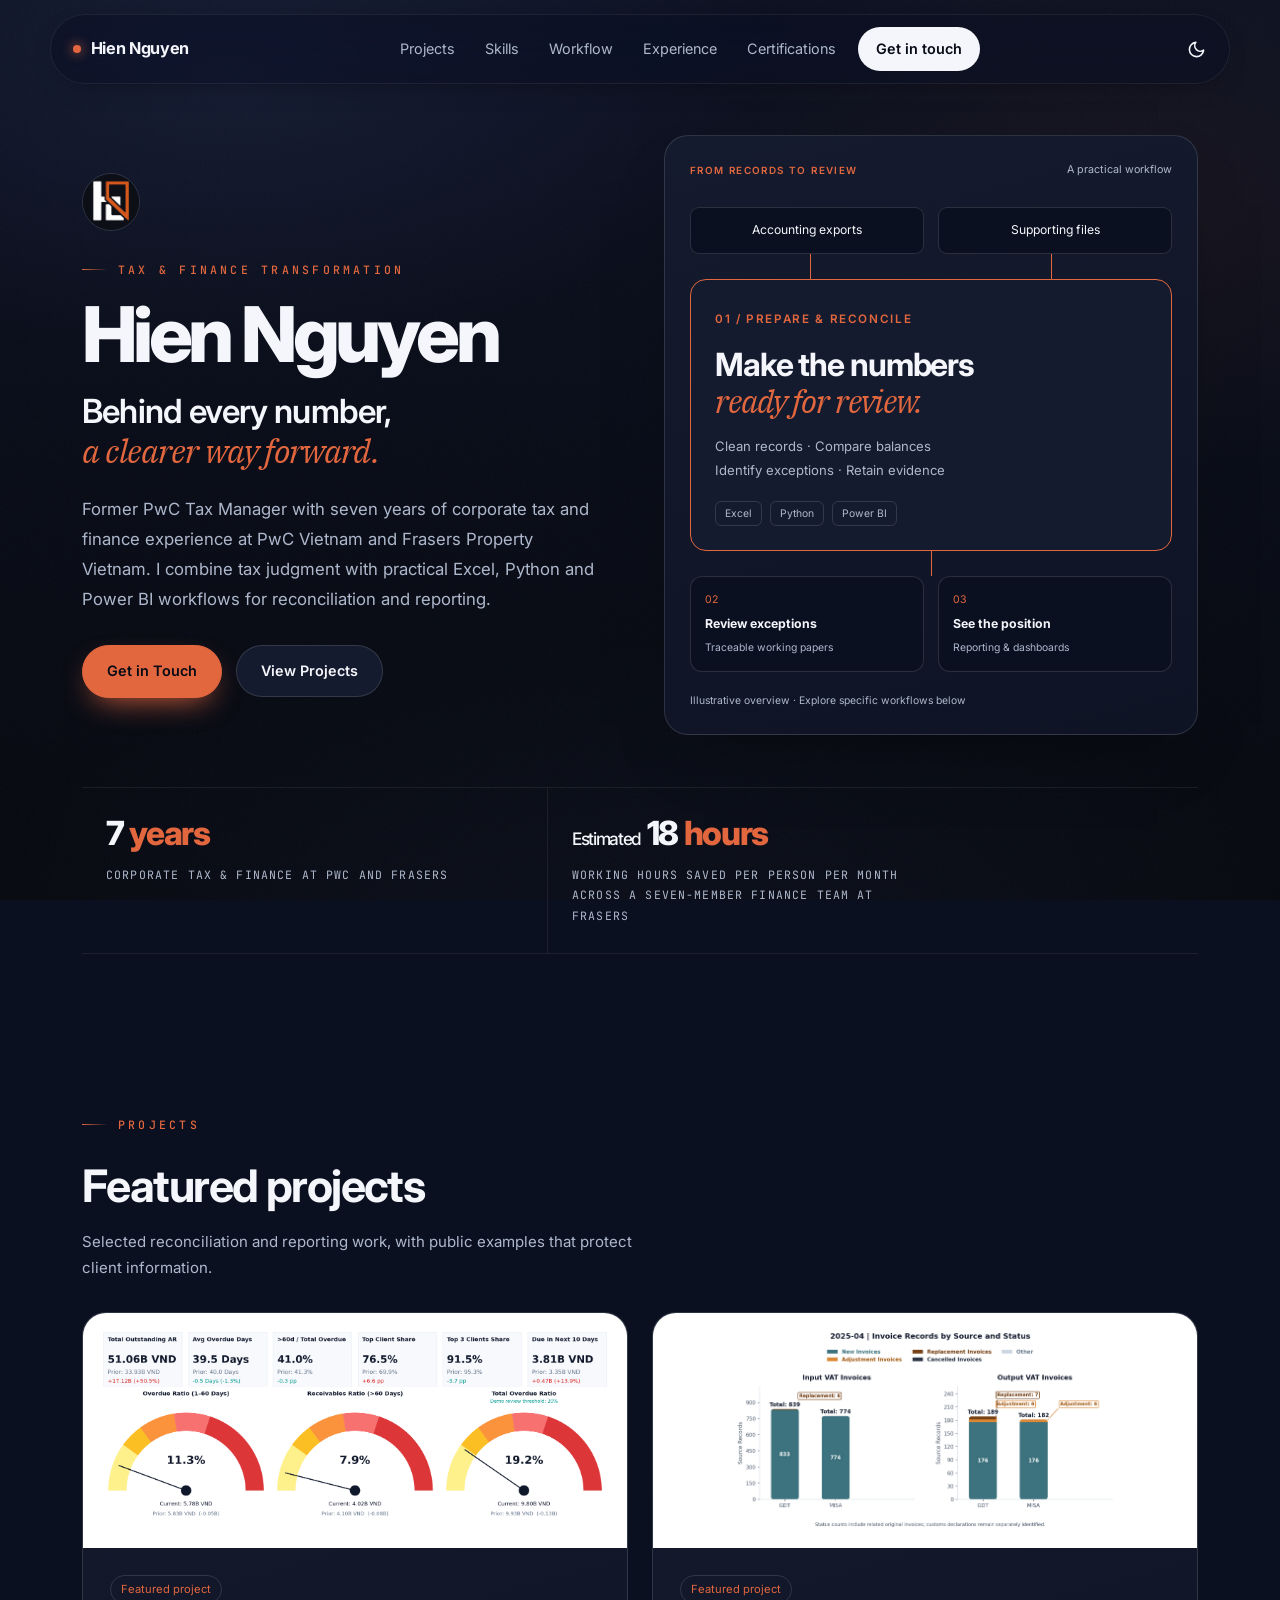
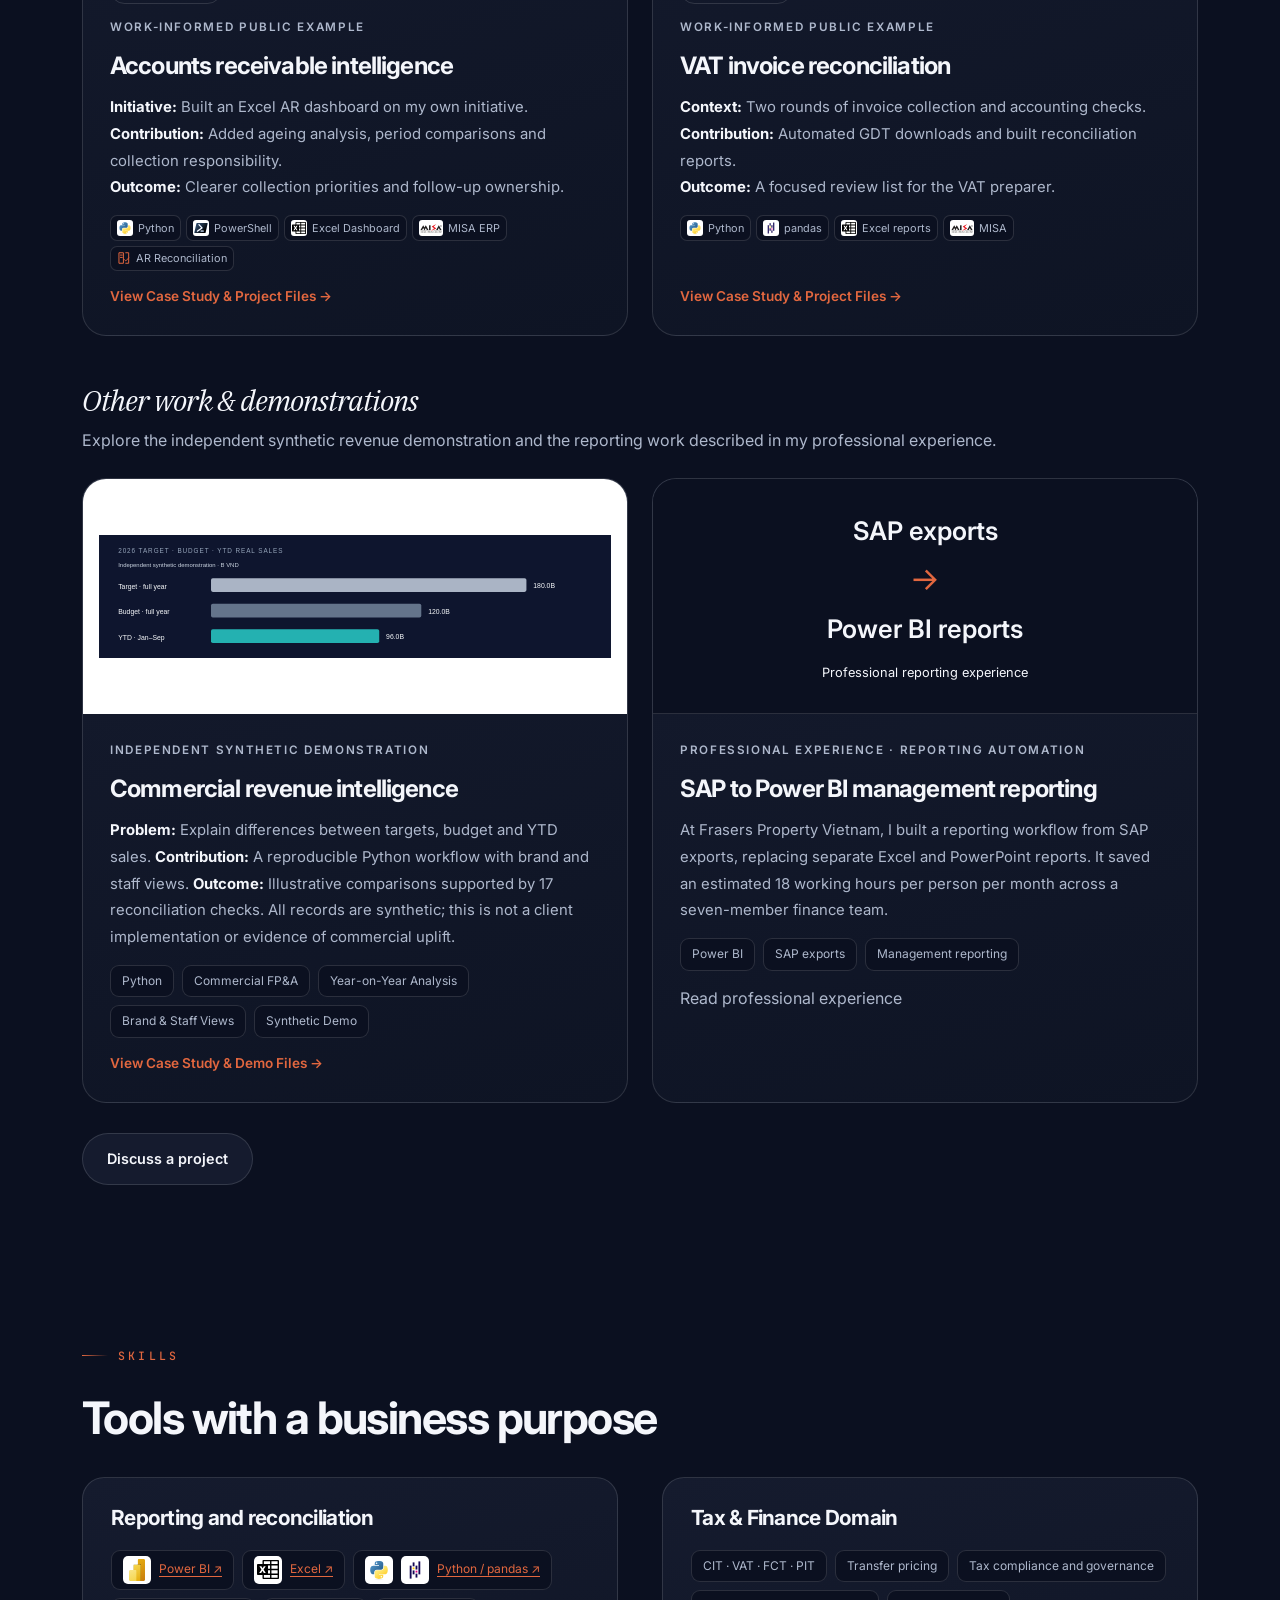
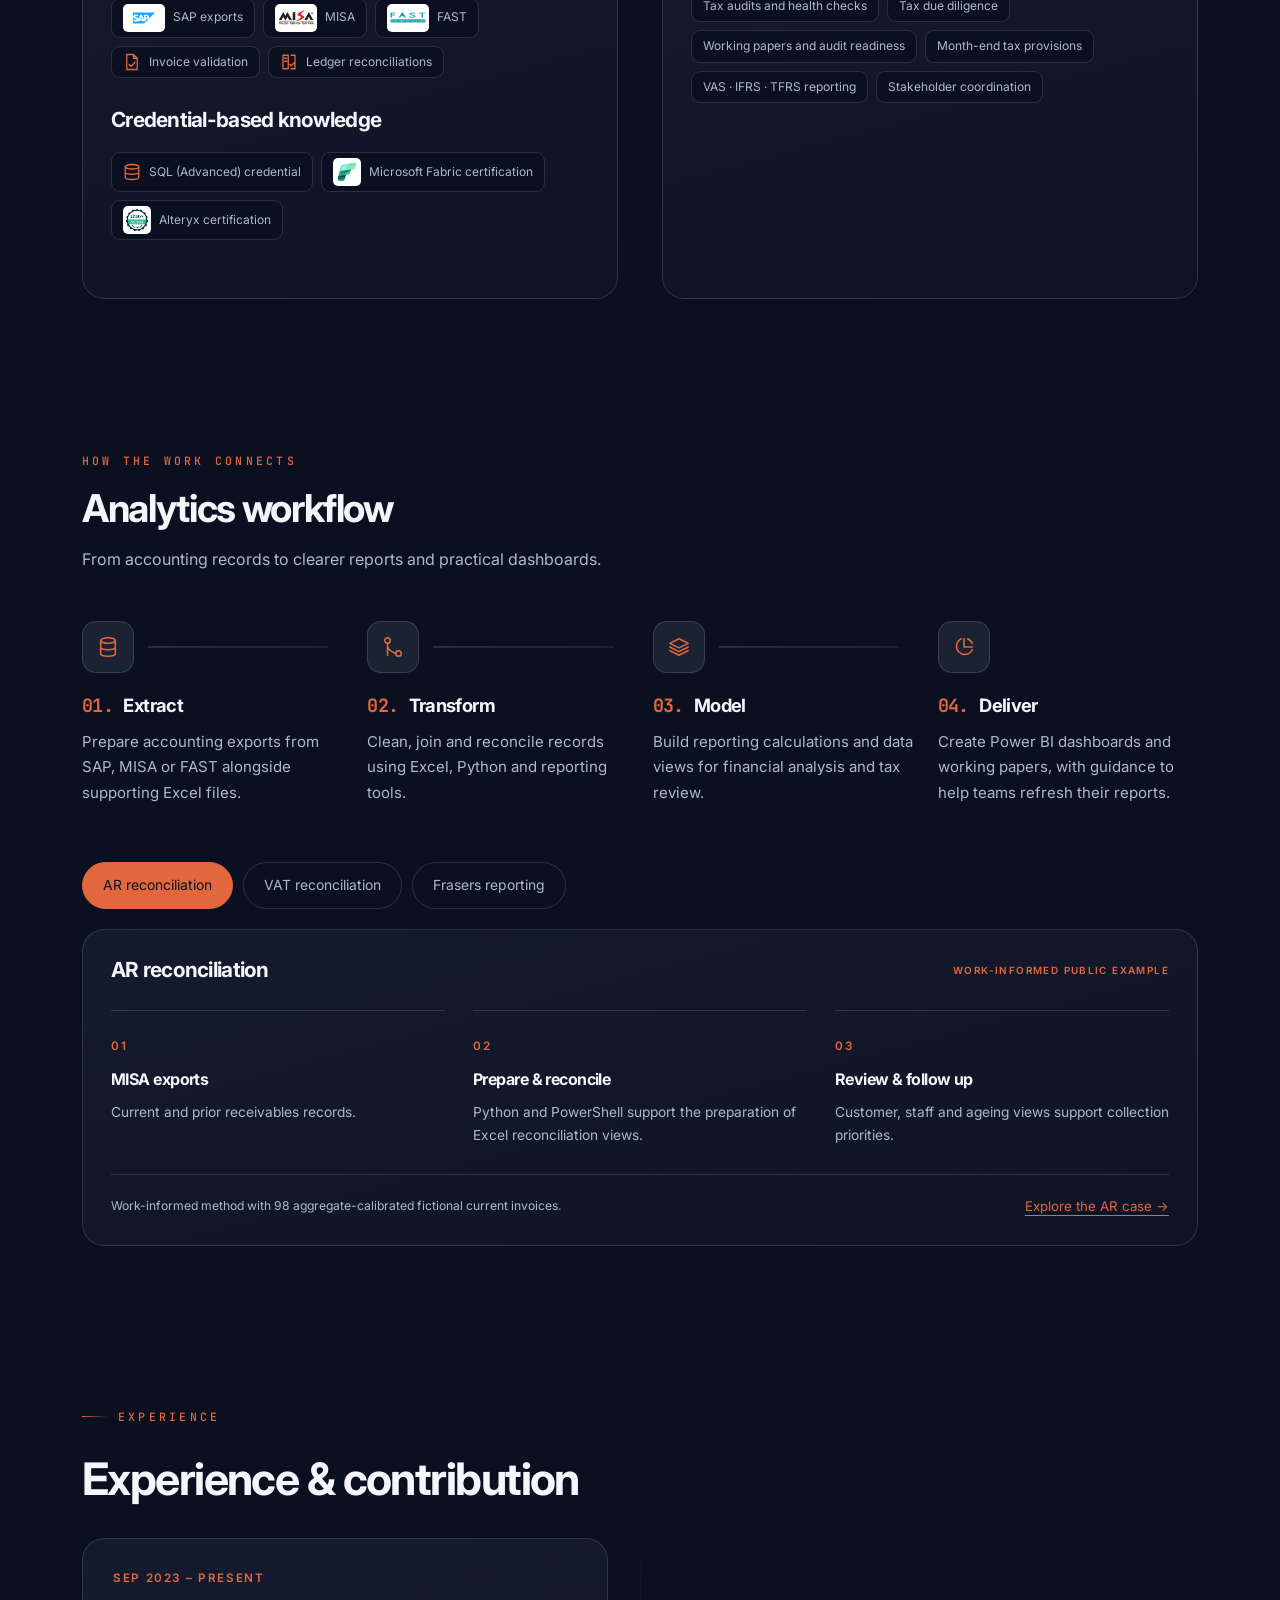
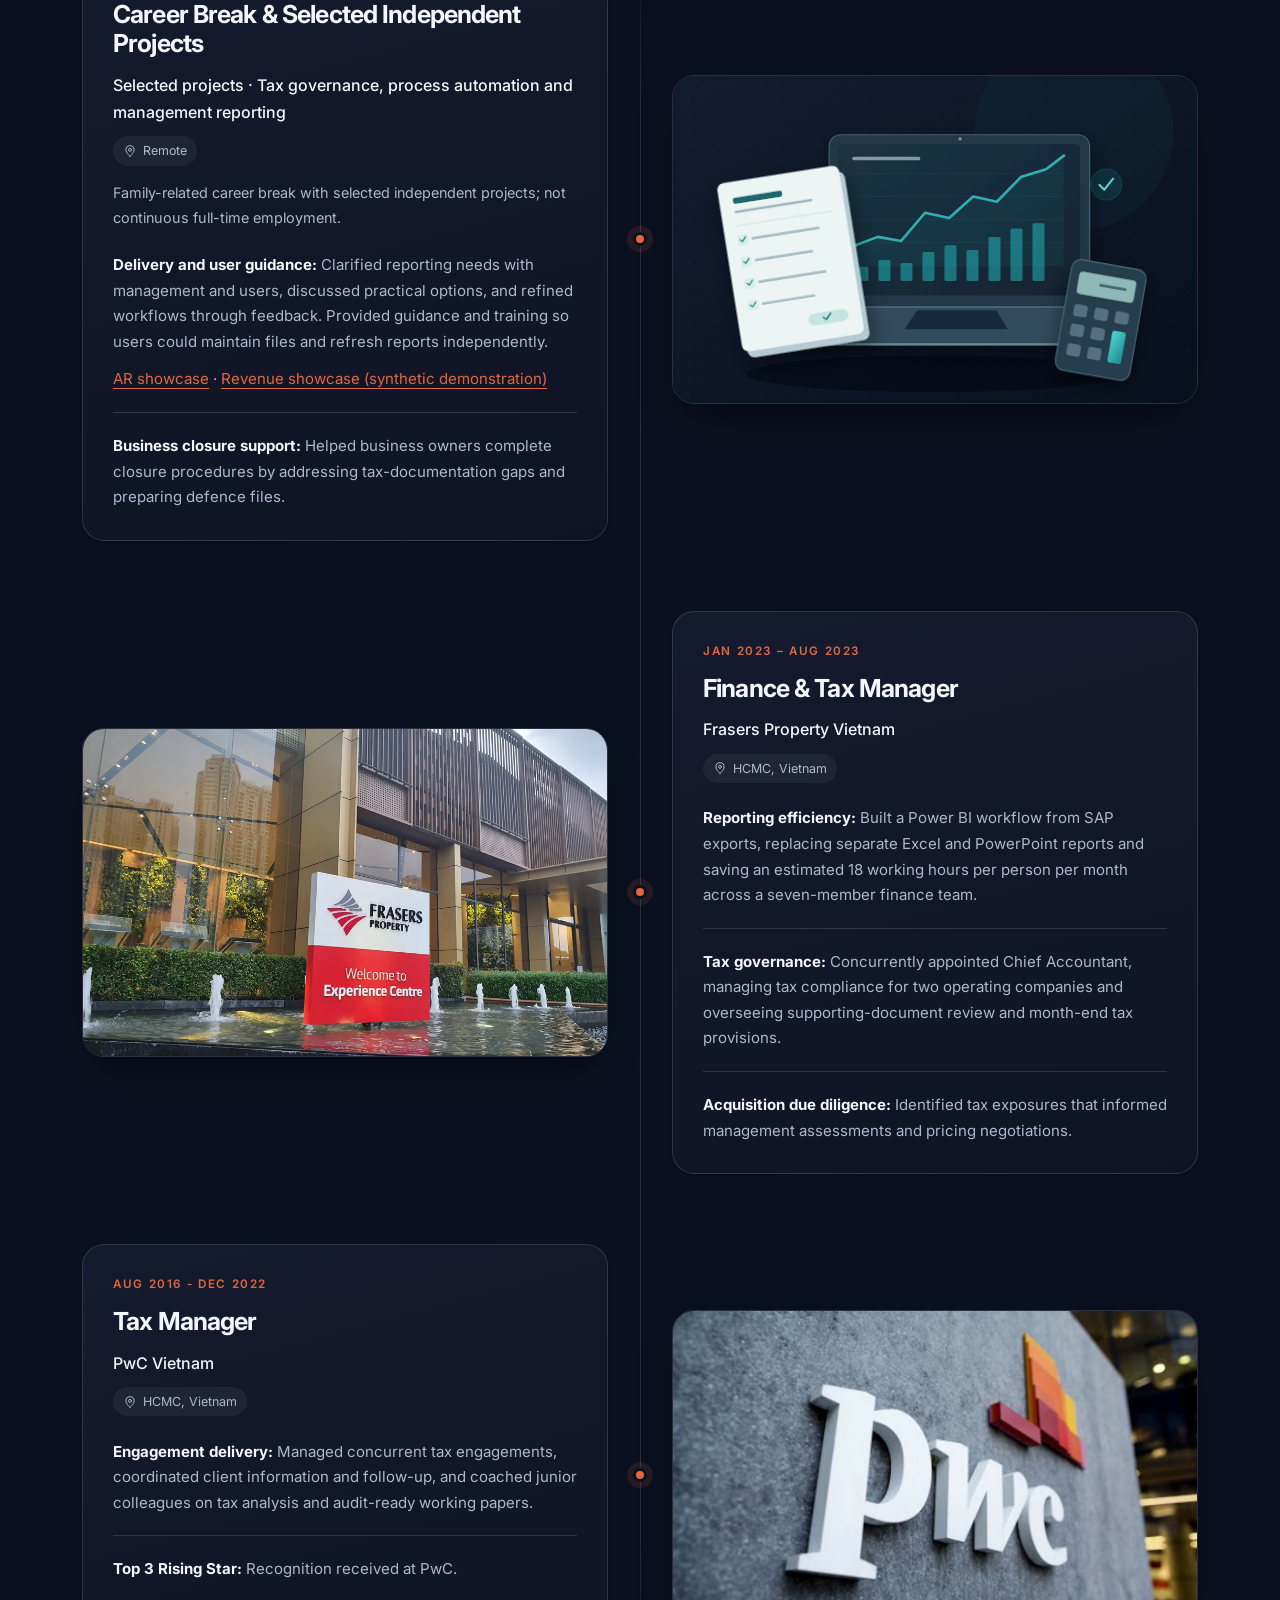
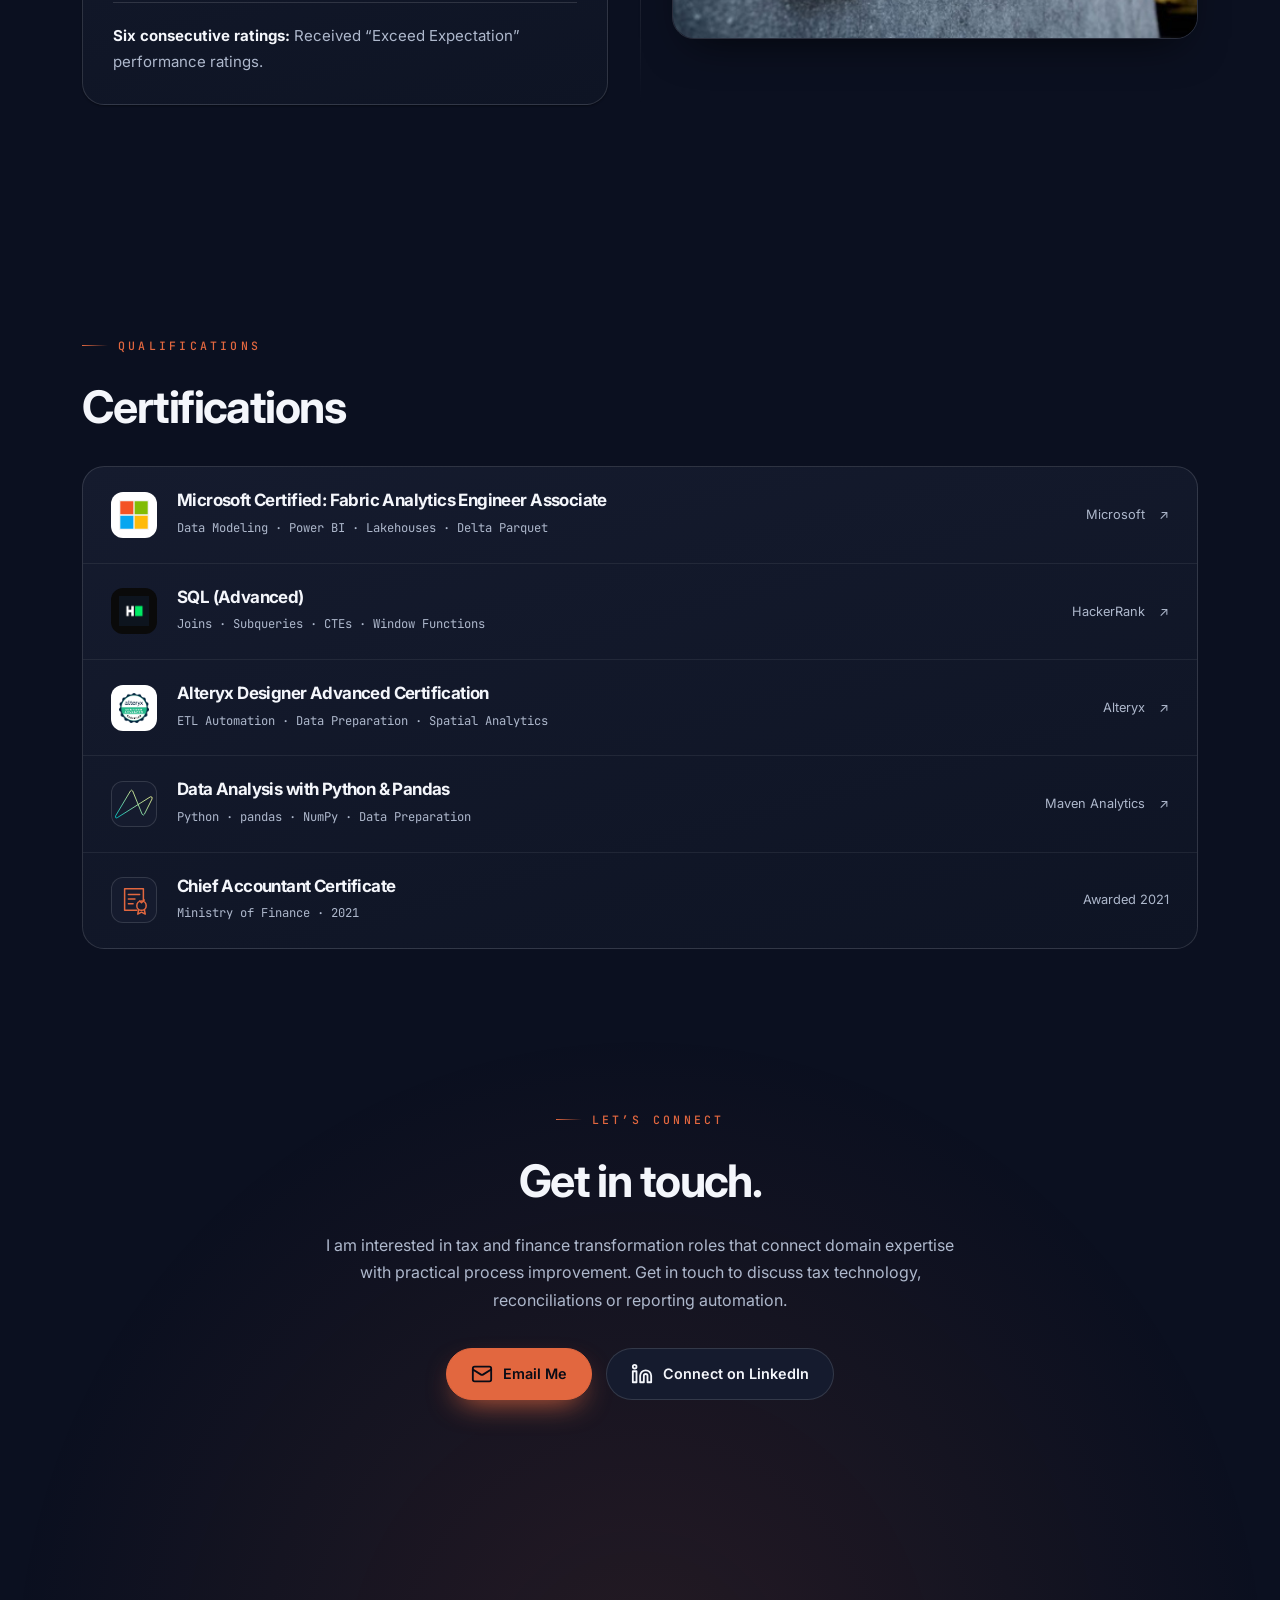
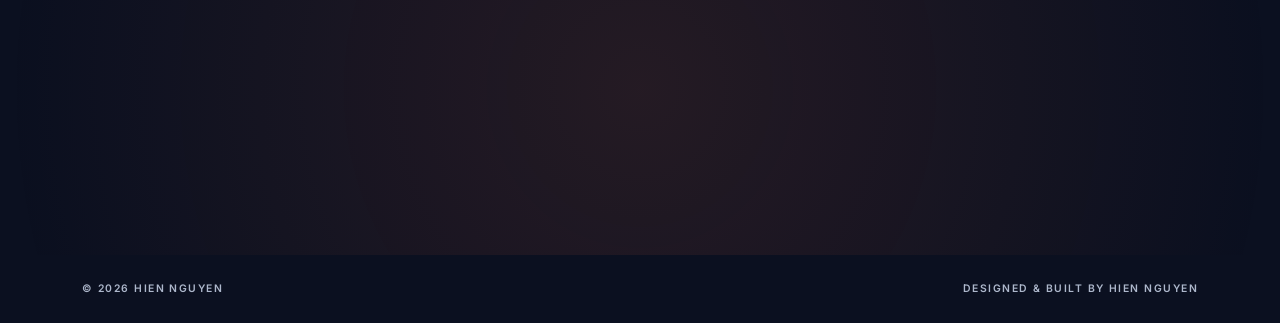
<file: index.html>
<!DOCTYPE html>

<html data-theme="dark" lang="en">
<head>
<meta charset="utf-8"/>
<meta content="width=device-width, initial-scale=1.0" name="viewport"/>
<title>Hien Nguyen | Tax &amp; Finance Transformation</title>
<meta content="Hien Nguyen: tax and finance transformation through practical reconciliation and reporting improvements, supported by experience at PwC Vietnam and Frasers Property Vietnam." name="description"/>
<link href="assets/portfolio-monogram-small.png" rel="icon" type="image/png"/>
<link href="https://fonts.googleapis.com" rel="preconnect"/>
<link crossorigin="" href="https://fonts.gstatic.com" rel="preconnect"/>
<link href="https://fonts.googleapis.com/css2?family=IBM+Plex+Serif:ital,wght@0,400;0,600;1,400&amp;family=Inter:wght@400;500;600;700;800&amp;family=JetBrains+Mono:wght@400;500&amp;display=swap" rel="stylesheet"/>
<link href="portfolio-updates.css?v=20261019-details" rel="stylesheet"/>
<style id="tool-icons-style">
.tool-tag { display:inline-flex; align-items:center; gap:8px; max-width:100%; }
.tool-icon { flex:0 0 18px; width:18px; height:18px; color:var(--accent); }
.tool-tag > span { min-width:0; }
.brand-icon { display:inline-flex; align-items:center; justify-content:center; flex:0 0 28px; width:28px; height:28px; padding:3px; background:#fff; border-radius:5px; }
.brand-icon.brand-wide { flex-basis:42px; width:42px; }
.brand-icon img { display:block; width:100%; height:100%; object-fit:contain; }
.project-ar .tag-row { gap:5px; flex-wrap:wrap; }
.project-ar .tool-tag { gap:5px; padding:4px 6px; font-size:.68rem; line-height:1.35; border-radius:7px; white-space:nowrap; }
.project-ar .brand-icon { flex-basis:16px; width:16px; height:16px; padding:1px; border-radius:3px; }
.project-ar .brand-icon.brand-wide { flex-basis:24px; width:24px; }
.project-ar .tool-icon { flex-basis:14px; width:14px; height:14px; }
</style>
<style id="vat-card-style">
.project-vat .tag-row { gap:5px; flex-wrap:wrap; }
.project-vat .tool-tag { gap:5px; padding:4px 6px; font-size:.68rem; line-height:1.35; border-radius:7px; white-space:nowrap; }
.project-vat .brand-icon { flex-basis:16px; width:16px; height:16px; padding:1px; border-radius:3px; }
.project-vat .brand-icon.brand-wide { flex-basis:24px; width:24px; }
.project-vat .tool-icon { flex-basis:14px; width:14px; height:14px; }
</style>
</head>
<body>
<div aria-hidden="true" class="scroll-progress" id="scroll-progress"></div>
<div aria-hidden="true" id="preloader"><img alt="" class="pre-brand" height="96" src="assets/portfolio-monogram-small.png" width="96"/></div>
<a class="skip-link" href="#main-content">Skip to main content</a>
<nav aria-label="Main navigation" class="ref-nav" id="navbar">
<a class="ref-brand" href="#about"><span class="ref-dot"></span>Hien Nguyen</a>
<div class="ref-nav-links" id="reference-nav-links">
<a class="ref-nav-link" href="#projects">Projects</a>
<a class="ref-nav-link" href="#skills">Skills</a><a class="ref-nav-link" href="#workflow">Workflow</a>
<a class="ref-nav-link" href="#experience">Experience</a>
<a class="ref-nav-link" href="#certifications">Certifications</a>
<a class="ref-nav-cta" href="#contact">Get in touch</a>
</div>
<div class="ref-nav-right">
<button aria-label="Toggle day / night mode" class="ref-icon-btn theme-toggle" id="reference-theme-toggle">
<svg aria-hidden="true" class="moon moon-icon" fill="none" stroke="currentColor" stroke-linecap="round" stroke-linejoin="round" stroke-width="2" viewbox="0 0 24 24"><path d="M21 12.8A9 9 0 1 1 11.2 3a7 7 0 0 0 9.8 9.8z"></path></svg>
<svg aria-hidden="true" class="sun sun-icon" fill="none" stroke="currentColor" stroke-linecap="round" stroke-linejoin="round" stroke-width="2" viewbox="0 0 24 24"><circle cx="12" cy="12" r="4"></circle><path d="M12 2v2M12 20v2M4.9 4.9l1.4 1.4M17.7 17.7l1.4 1.4M2 12h2M20 12h2M4.9 19.1l1.4-1.4M17.7 6.3l1.4-1.4"></path></svg>
</button>
<button aria-controls="reference-nav-links" aria-expanded="false" aria-label="Toggle menu" class="ref-icon-btn ref-menu-btn" id="reference-menu-toggle">
<svg aria-hidden="true" fill="none" stroke="currentColor" stroke-linecap="round" stroke-width="2" viewbox="0 0 24 24"><path d="M4 6h16M4 12h16M4 18h16"></path></svg>
</button>
</div>
</nav>
<main id="main-content" tabindex="-1"><section class="bg-primary flex-center" data-section="about">
<div class="container">
<div class="grid grid-cols-2 items-center mb-xl">
<div>
<div class="profile-img-container hero-cascade" data-seq="1">
<img alt="HN monogram" decoding="async" fetchpriority="high" height="120" src="assets/portfolio-monogram-small.png" width="120"/>
</div>
<div class="section-header hero-cascade anchor-target" data-seq="2" id="about">
<span class="section-label caption">TAX &amp; FINANCE TRANSFORMATION</span>
<h1 class="display">Hien Nguyen</h1><p class="hero-statement">Behind every number,<br/><em>a clearer way forward.</em></p>
</div>
<p class="body hero-cascade" data-seq="4">Former PwC Tax Manager with seven years of corporate tax and finance experience at PwC Vietnam and Frasers Property Vietnam. I combine tax judgment with practical Excel, Python and Power BI workflows for reconciliation and reporting.</p>
<div class="flex gap-md hero-cascade mt-xl" data-seq="6">
<a class="btn btn-primary" href="#contact">Get in Touch</a>
<a class="btn btn-outline" href="#projects">View Projects</a>
</div>
</div>
<div class="hero-cascade hero-visual" data-seq="7">
<div aria-label="Illustrative accounting-to-reporting workflow" class="dashboard-preview finance-map">
<div class="map-heading"><span class="caption">FROM RECORDS TO REVIEW</span><span class="map-status">A practical workflow</span></div>
<div class="map-source-row"><span>Accounting exports</span><span>Supporting files</span></div>
<div aria-hidden="true" class="map-connector"><span></span><span></span></div>
<div class="map-core"><span class="caption">01 / PREPARE &amp; RECONCILE</span><h2>Make the numbers<br/><em>ready for review.</em></h2><p>Clean records · Compare balances<br/>Identify exceptions · Retain evidence</p><div class="map-tools"><span>Excel</span><span>Python</span><span>Power BI</span></div></div>
<div aria-hidden="true" class="map-stem"></div>
<div class="map-output-row"><div><span class="map-number">02</span><strong>Review exceptions</strong><small>Traceable working papers</small></div><div><span class="map-number">03</span><strong>See the position</strong><small>Reporting &amp; dashboards</small></div></div>
<p class="map-caption">Illustrative overview · Explore specific workflows below</p>
</div>
</div>
</div>
<div class="kpi-ribbon mt-xl hero-cascade portfolio-impact" data-seq="5" id="impact" role="list">
<div class="kpi-item" role="listitem"><span class="kpi-number">7 <span>years</span></span><span class="kpi-label">Corporate tax &amp; finance at PwC and Frasers</span></div>
<div class="kpi-item" role="listitem"><span class="kpi-number"><small>Estimated</small> 18 <span>hours</span></span><span class="kpi-label">Working hours saved per person per month across a seven-member finance team at Frasers</span></div>
</div>
</div>
</section><section class="bg-secondary" data-section="projects">
<div class="container">
<div class="section-header reveal anchor-target" data-delay="1" id="projects">
<span class="section-label caption">PROJECTS</span>
<h2 class="section-title h2">Featured projects</h2>
<p class="body-sm text-tertiary">Selected reconciliation and reporting work, with public examples that protect client information.</p>
</div>
<div aria-label="Featured projects" class="featured-projects-grid reveal" data-delay="2"><a class="card project-ar" href="ar-reconciliation.html">
<div class="card-thumbnail">
<img alt="Executive Accounts Receivable Overview and Overdue Risk Gauge Meters" decoding="async" height="1134" loading="lazy" src="assets/portfolio-evidence-1.png" width="2880"/>
</div>
<div class="card-content">
<span class="featured-badge">Featured project</span><span class="caption text-tertiary">Work-informed public example</span>
<h3 class="card-title">Accounts receivable intelligence</h3>
<p class="card-desc"><strong>Initiative:</strong> Built an Excel AR dashboard on my own initiative.<br/><strong>Contribution:</strong> Added ageing analysis, period comparisons and collection responsibility.<br/><strong>Outcome:</strong> Clearer collection priorities and follow-up ownership.</p>
<div class="tag-row"><span class="tag mono tool-tag"><span class="brand-icon"><img class="tool-brand-image" src="assets/tool-logos/python.svg" alt="" aria-hidden="true" width="24" height="24"/></span><span>Python</span></span><span class="tag mono tool-tag"><span class="brand-icon"><img class="tool-brand-image" src="assets/tool-logos/powershell.svg" alt="" aria-hidden="true" width="24" height="24"/></span><span>PowerShell</span></span><span class="tag mono tool-tag"><span class="brand-icon"><img class="tool-brand-image" src="assets/tool-logos/excel.svg" alt="" aria-hidden="true" width="24" height="24"/></span><span>Excel Dashboard</span></span><span class="tag mono tool-tag"><span class="brand-icon brand-wide"><img class="tool-brand-image" src="assets/tool-logos/misa.svg" alt="" aria-hidden="true" width="24" height="24"/></span><span>MISA ERP</span></span><span class="tag mono tool-tag"><svg class="tool-icon" aria-hidden="true" focusable="false" width="18" height="18" viewBox="0 0 24 24" fill="none" stroke="currentColor" stroke-width="1.7" stroke-linecap="round" stroke-linejoin="round"><path d="M4 3h7v18H4zM15 3h5v18h-5M6 7h3M6 11h3m4 4 2 2 5-5"/></svg><span>AR Reconciliation</span></span></div>
<span>View Case Study &amp; Project Files →</span>
</div>
</a><a class="card project-vat" href="vat-reconciliation.html">
<div class="card-thumbnail">
<img alt="Input and output VAT invoice counts by source and status" decoding="async" height="816" loading="lazy" src="assets/portfolio-evidence-2.png" width="1543"/>
</div>
<div class="card-content">
<span class="featured-badge">Featured project</span><span class="caption text-tertiary">Work-informed public example</span>
<h3 class="card-title">VAT invoice reconciliation</h3>
<p class="card-desc"><strong>Context:</strong> Two rounds of invoice collection and accounting checks.<br/><strong>Contribution:</strong> Automated GDT downloads and built reconciliation reports.<br/><strong>Outcome:</strong> A focused review list for the VAT preparer.</p>
<div class="tag-row"><span class="tag mono tool-tag"><span class="brand-icon"><img src="assets/tool-logos/python.svg" alt="" aria-hidden="true" width="24" height="24"/></span><span>Python</span></span><span class="tag mono tool-tag"><span class="brand-icon"><img src="assets/tool-logos/pandas.svg" alt="" aria-hidden="true" width="24" height="24"/></span><span>pandas</span></span><span class="tag mono tool-tag"><span class="brand-icon"><img src="assets/tool-logos/excel.svg" alt="" aria-hidden="true" width="24" height="24"/></span><span>Excel reports</span></span><span class="tag mono tool-tag"><span class="brand-icon brand-wide"><img src="assets/tool-logos/misa.svg" alt="" aria-hidden="true" width="24" height="24"/></span><span>MISA</span></span></div>
<span>View Case Study &amp; Project Files →</span>
</div>
</a>
</div><div class="project-group-heading"><h3>Other work &amp; demonstrations</h3><p>Explore the independent synthetic revenue demonstration and the reporting work described in my professional experience.</p></div><div class="projects-grid reveal" data-delay="3"><a class="card project-revenue" href="revenue-intelligence-v2.html"><div class="card-thumbnail"><img alt="Synthetic 2026 stretch target, operating budget and YTD real sales comparison" decoding="async" height="270" loading="lazy" src="assets/portfolio-evidence-3.svg" width="1120"/></div><div class="card-content"><span class="caption text-tertiary">Independent synthetic demonstration</span><h3 class="card-title">Commercial revenue intelligence</h3><p class="card-desc"><strong>Problem:</strong> Explain differences between targets, budget and YTD sales. <strong>Contribution:</strong> A reproducible Python workflow with brand and staff views. <strong>Outcome:</strong> Illustrative comparisons supported by 17 reconciliation checks. All records are synthetic; this is not a client implementation or evidence of commercial uplift.</p><div class="tag-row"><span class="tag mono">Python</span><span class="tag mono">Commercial FP&amp;A</span><span class="tag mono">Year-on-Year Analysis</span><span class="tag mono">Brand &amp; Staff Views</span><span class="tag mono">Synthetic Demo</span></div><span>View Case Study &amp; Demo Files →</span></div></a>
<a class="card project-secondary" href="#experience">
<div class="card-thumbnail reporting-summary"><div><span class="reporting-source">SAP exports</span><span aria-hidden="true" class="reporting-arrow">→</span><span class="reporting-output">Power BI reports</span><p>Professional reporting experience</p></div></div>
<div class="card-content">
<span class="caption text-tertiary">PROFESSIONAL EXPERIENCE · REPORTING AUTOMATION</span>
<h3 class="card-title">SAP to Power BI management reporting</h3>
<p class="card-desc">At Frasers Property Vietnam, I built a reporting workflow from SAP exports, replacing separate Excel and PowerPoint reports. It saved an estimated 18 working hours per person per month across a seven-member finance team.</p>
<div class="tag-row"><span class="tag mono">Power BI</span><span class="tag mono">SAP exports</span><span class="tag mono">Management reporting</span></div>
<div>
<span>Read professional experience</span>
</div>
</div>
</a>
</div>
<div class="mt-2xl flex-center reveal" data-delay="4">
<a class="btn btn-outline" href="#contact">Discuss a project</a>
</div>
</div>
</section><section class="bg-primary" data-section="skills">
<div class="container">
<div class="section-header reveal anchor-target" data-delay="1" id="skills">
<span class="section-label caption">SKILLS</span>
<h2 class="section-title h2">Tools with a business purpose</h2>
</div>
<div class="grid grid-cols-2 reveal" data-delay="3">
<div class="skill-group">
<h3 class="skill-group-title">Reporting and reconciliation</h3>
<div class="tag-row mb-xl"><a class="tag tool-tag" href="#experience"><span class="brand-icon"><img class="tool-brand-image" src="assets/tool-logos/powerbi.svg" alt="" aria-hidden="true" width="24" height="24"/></span><span>Power BI ↗</span></a><a class="tag tool-tag" href="ar-reconciliation.html"><span class="brand-icon"><img class="tool-brand-image" src="assets/tool-logos/excel.svg" alt="" aria-hidden="true" width="24" height="24"/></span><span>Excel ↗</span></a><a class="tag tool-tag" href="vat-reconciliation.html"><span class="brand-icon"><img class="tool-brand-image" src="assets/tool-logos/python.svg" alt="" aria-hidden="true" width="24" height="24"/></span><span class="brand-icon"><img class="tool-brand-image" src="assets/tool-logos/pandas.svg" alt="" aria-hidden="true" width="24" height="24"/></span><span>Python / pandas ↗</span></a><span class="tag tool-tag"><span class="brand-icon brand-wide"><img class="tool-brand-image" src="assets/tool-logos/sap.svg" alt="" aria-hidden="true" width="24" height="24"/></span><span>SAP exports</span></span><span class="tag tool-tag"><span class="brand-icon brand-wide"><img class="tool-brand-image" src="assets/tool-logos/misa.svg" alt="" aria-hidden="true" width="24" height="24"/></span><span>MISA</span></span><span class="tag tool-tag"><span class="brand-icon brand-wide"><img class="tool-brand-image" src="assets/tool-logos/fast.png" alt="" aria-hidden="true" width="24" height="24"/></span><span>FAST</span></span><span class="tag tool-tag"><svg class="tool-icon" aria-hidden="true" focusable="false" width="18" height="18" viewBox="0 0 24 24" fill="none" stroke="currentColor" stroke-width="1.7" stroke-linecap="round" stroke-linejoin="round"><path d="M14 2H5v20h14V7zM14 2v5h5M8 15l3 3 5-6"/></svg><span>Invoice validation</span></span><span class="tag tool-tag"><svg class="tool-icon" aria-hidden="true" focusable="false" width="18" height="18" viewBox="0 0 24 24" fill="none" stroke="currentColor" stroke-width="1.7" stroke-linecap="round" stroke-linejoin="round"><path d="M4 3h7v18H4zM15 3h5v18h-5M6 7h3M6 11h3m4 4 2 2 5-5"/></svg><span>Ledger reconciliations</span></span></div>
<h3 class="skill-group-title mt-lg">Credential-based knowledge</h3>
<div class="tag-row mb-xl"><span class="tag tool-tag"><svg class="tool-icon" aria-hidden="true" focusable="false" width="18" height="18" viewBox="0 0 24 24" fill="none" stroke="currentColor" stroke-width="1.7" stroke-linecap="round" stroke-linejoin="round"><ellipse cx="12" cy="5" rx="9" ry="3"/><path d="M3 5v14c0 4 18 4 18 0V5M3 12c0 4 18 4 18 0"/></svg><span>SQL (Advanced) credential</span></span><span class="tag tool-tag"><span class="brand-icon"><img class="tool-brand-image" src="assets/tool-logos/fabric.svg" alt="" aria-hidden="true" width="24" height="24"/></span><span>Microsoft Fabric certification</span></span><span class="tag tool-tag"><span class="brand-icon"><img class="tool-brand-image" src="assets/tool-logos/alteryx.png" alt="" aria-hidden="true" width="24" height="24"/></span><span>Alteryx certification</span></span></div>
</div>
<div class="skill-group">
<h3 class="skill-group-title">Tax &amp; Finance Domain</h3>
<div class="tag-row mb-xl"><span class="tag">CIT · VAT · FCT · PIT</span><span class="tag">Transfer pricing</span><span class="tag">Tax compliance and governance</span><span class="tag">Tax audits and health checks</span><span class="tag">Tax due diligence</span><span class="tag">Working papers and audit readiness</span><span class="tag">Month-end tax provisions</span><span class="tag">VAS · IFRS · TFRS reporting</span><span class="tag">Stakeholder coordination</span></div>
</div>
</div>
</div>
</section><section aria-label="Analytics workflow" class="analytics-workflow" data-section="workflow"><div class="container"><div class="section-header pipeline-head anchor-target" id="workflow"><span class="section-label caption">HOW THE WORK CONNECTS</span><h2>Analytics workflow</h2><p>From accounting records to clearer reports and practical dashboards.</p></div><div class="pipeline"><div class="pipe-step" tabindex="0"><div class="pipe-top"><span class="pipe-ico"><svg aria-hidden="true" fill="none" stroke="currentColor" stroke-linecap="round" stroke-linejoin="round" stroke-width="1.7" viewbox="0 0 24 24"><ellipse cx="12" cy="5" rx="8" ry="3"></ellipse><path d="M4 5v14c0 4 16 4 16 0V5M4 12c0 4 16 4 16 0"></path></svg></span><span class="pipe-line"></span></div><h3 class="pipe-title"><span class="pipe-num">01.</span> Extract</h3><p class="pipe-desc">Prepare accounting exports from SAP, MISA or FAST alongside supporting Excel files.</p></div><div class="pipe-step" tabindex="0"><div class="pipe-top"><span class="pipe-ico"><svg aria-hidden="true" fill="none" stroke="currentColor" stroke-linecap="round" stroke-linejoin="round" stroke-width="1.7" viewbox="0 0 24 24"><circle cx="6" cy="5" r="3"></circle><circle cx="18" cy="19" r="3"></circle><path d="M6 8v13M6 10c0 6 9 9 9 9"></path></svg></span><span class="pipe-line"></span></div><h3 class="pipe-title"><span class="pipe-num">02.</span> Transform</h3><p class="pipe-desc">Clean, join and reconcile records using Excel, Python and reporting tools.</p></div><div class="pipe-step" tabindex="0"><div class="pipe-top"><span class="pipe-ico"><svg aria-hidden="true" fill="none" stroke="currentColor" stroke-linecap="round" stroke-linejoin="round" stroke-width="1.7" viewbox="0 0 24 24"><path d="m12 3 10 5-10 5L2 8zM2 12l10 5 10-5M2 16l10 5 10-5"></path></svg></span><span class="pipe-line"></span></div><h3 class="pipe-title"><span class="pipe-num">03.</span> Model</h3><p class="pipe-desc">Build reporting calculations and data views for financial analysis and tax review.</p></div><div class="pipe-step" tabindex="0"><div class="pipe-top"><span class="pipe-ico"><svg aria-hidden="true" fill="none" stroke="currentColor" stroke-linecap="round" stroke-linejoin="round" stroke-width="1.7" viewbox="0 0 24 24"><path d="M12 3v9h9M9 3a9 9 0 1 0 12 12M16 3a9 9 0 0 1 5 5"></path></svg></span><span class="pipe-line"></span></div><h3 class="pipe-title"><span class="pipe-num">04.</span> Deliver</h3><p class="pipe-desc">Create Power BI dashboards and working papers, with guidance to help teams refresh their reports.</p></div></div><div aria-label="Choose a workflow" class="workflow-controls" role="group"><button aria-controls="workflow-ar" aria-pressed="true" data-workflow="ar" type="button">AR reconciliation</button><button aria-controls="workflow-vat" aria-pressed="false" data-workflow="vat" type="button">VAT reconciliation</button><button aria-controls="workflow-frasers" aria-pressed="false" data-workflow="frasers" type="button">Frasers reporting</button></div><article aria-labelledby="workflow-ar-title" class="workflow-panel" id="workflow-ar"><div class="workflow-heading"><h3 id="workflow-ar-title">AR reconciliation</h3><span class="caption">Work-informed public example</span></div><ol class="workflow-steps"><li><span class="caption">01</span><h4>MISA exports</h4><p>Current and prior receivables records.</p></li><li><span class="caption">02</span><h4>Prepare &amp; reconcile</h4><p>Python and PowerShell support the preparation of Excel reconciliation views.</p></li><li><span class="caption">03</span><h4>Review &amp; follow up</h4><p>Customer, staff and ageing views support collection priorities.</p></li></ol><div class="workflow-foot"><p>Work-informed method with 98 aggregate-calibrated fictional current invoices.</p><a href="ar-reconciliation.html">Explore the AR case →</a></div></article><article aria-labelledby="workflow-vat-title" class="workflow-panel" id="workflow-vat"><div class="workflow-heading"><h3 id="workflow-vat-title">VAT reconciliation</h3><span class="caption">Work-informed public example</span></div><ol class="workflow-steps"><li><span class="caption">01</span><h4>GDT + MISA</h4><p>Input and output invoice records from the two sources.</p></li><li><span class="caption">02</span><h4>Compare records</h4><p>Python comparisons of net amount, VAT and invoice total.</p></li><li><span class="caption">03</span><h4>Review exceptions</h4><p>Exceptions and supporting files help the preparer investigate differences.</p></li></ol><div class="workflow-foot"><p>Aggregate-calibrated fictional records; no guarantee of deductibility or compliance.</p><a href="vat-reconciliation.html">Explore the VAT case →</a></div></article><article aria-labelledby="workflow-frasers-title" class="workflow-panel" id="workflow-frasers"><div class="workflow-heading"><h3 id="workflow-frasers-title">Frasers reporting</h3><span class="caption">Professional experience</span></div><ol class="workflow-steps"><li><span class="caption">01</span><h4>SAP exports</h4><p>Accounting exports for finance reporting.</p></li><li><span class="caption">02</span><h4>Build reporting views</h4><p>Power BI workflow replaces separate Excel and PowerPoint reports.</p></li><li><span class="caption">03</span><h4>Support management</h4><p>A consistent reporting view for a seven-member finance team.</p></li></ol><div class="workflow-foot"><p>Saved an estimated 18 working hours per person per month across a seven-member finance team. Actual company reports are not displayed.</p><a href="#experience">Read the professional experience →</a></div></article></div></section><section class="bg-secondary" data-section="experience">
<div class="container">
<div class="section-header reveal anchor-target" data-delay="1" id="experience">
<span class="section-label caption">EXPERIENCE</span>
<h2 class="section-title h2">Experience &amp; contribution</h2>
</div>
<div class="visual-timeline">
<div class="visual-timeline-line"></div>
<div class="visual-timeline-item"><div class="milestone-card">
<p class="timeline-date caption">SEP 2023 – PRESENT</p>
<h3 class="timeline-role">Career Break &amp; Selected Independent Projects</h3>
<p class="timeline-company">Selected projects · Tax governance, process automation and management reporting</p>
<div class="location-badge" tabindex="0"><svg aria-hidden="true" fill="none" stroke="currentColor" stroke-linecap="round" stroke-linejoin="round" stroke-width="1.7" viewbox="0 0 24 24"><path d="M12 21s-7-5.5-7-11a7 7 0 0 1 14 0c0 5.5-7 11-7 11z"></path><circle cx="12" cy="10" r="2.5"></circle></svg>
<span>Remote</span>
</div>
<p class="career-context">Family-related career break with selected independent projects; not continuous full-time employment.</p><div class="exp-highlights"><p class="body-sm achievement-highlight"><strong>Delivery and user guidance:</strong> Clarified reporting needs with management and users, discussed practical options, and refined workflows through feedback. Provided guidance and training so users could maintain files and refresh reports independently.<span class="achievement-links"><a href="ar-reconciliation.html">AR showcase</a> · <a href="revenue-intelligence-v2.html">Revenue showcase (synthetic demonstration)</a></span></p><p class="body-sm achievement-highlight"><strong>Business closure support:</strong> Helped business owners complete closure procedures by addressing tax-documentation gaps and preparing defence files.</p></div></div>
<div class="milestone-media"><img alt="Illustrative finance analytics workspace" decoding="async" height="500" loading="lazy" src="assets/independent-workspace.svg" width="800"/></div><span aria-hidden="true" class="milestone-dot"></span></div>
<div class="visual-timeline-item"><div class="milestone-card">
<p class="timeline-date caption">JAN 2023 – AUG 2023</p>
<h3 class="timeline-role">Finance &amp; Tax Manager</h3>
<a class="timeline-company" href="https://www.frasersproperty.com/vn" rel="noopener noreferrer" target="_blank">Frasers Property Vietnam</a>
<a class="location-badge" href="https://www.frasersproperty.com/vn" rel="noopener noreferrer" tabindex="0" target="_blank"><svg aria-hidden="true" fill="none" stroke="currentColor" stroke-linecap="round" stroke-linejoin="round" stroke-width="1.7" viewbox="0 0 24 24"><path d="M12 21s-7-5.5-7-11a7 7 0 0 1 14 0c0 5.5-7 11-7 11z"></path><circle cx="12" cy="10" r="2.5"></circle></svg>
<span>HCMC, Vietnam</span>
</a>
<div class="exp-highlights"><p class="body-sm achievement-highlight"><strong>Reporting efficiency:</strong> Built a Power BI workflow from SAP exports, replacing separate Excel and PowerPoint reports and saving an estimated 18 working hours per person per month across a seven-member finance team.</p><p class="body-sm achievement-highlight"><strong>Tax governance:</strong> Concurrently appointed Chief Accountant, managing tax compliance for two operating companies and overseeing supporting-document review and month-end tax provisions.</p><p class="body-sm achievement-highlight"><strong>Acquisition due diligence:</strong> Identified tax exposures that informed management assessments and pricing negotiations.</p></div></div>
<div class="milestone-media"><a aria-label="Frasers Property Vietnam website (opens in a new tab)" href="https://www.frasersproperty.com/vn" rel="noopener noreferrer" target="_blank"><img alt="Frasers Property building and signage" decoding="async" height="500" loading="lazy" src="assets/frasers-office.webp" width="800"/></a></div><span aria-hidden="true" class="milestone-dot"></span></div>
<div class="visual-timeline-item"><div class="milestone-card">
<p class="timeline-date caption">AUG 2016 - DEC 2022</p>
<h3 class="timeline-role">Tax Manager</h3>
<a class="timeline-company" href="https://www.pwc.com/vn/en.html" rel="noopener noreferrer" target="_blank">PwC Vietnam</a>
<a class="location-badge" href="https://www.pwc.com/vn/en.html" rel="noopener noreferrer" tabindex="0" target="_blank"><svg aria-hidden="true" fill="none" stroke="currentColor" stroke-linecap="round" stroke-linejoin="round" stroke-width="1.7" viewbox="0 0 24 24"><path d="M12 21s-7-5.5-7-11a7 7 0 0 1 14 0c0 5.5-7 11-7 11z"></path><circle cx="12" cy="10" r="2.5"></circle></svg>
<span>HCMC, Vietnam</span>
</a>
<div class="exp-highlights"><p class="body-sm achievement-highlight"><strong>Engagement delivery:</strong> Managed concurrent tax engagements, coordinated client information and follow-up, and coached junior colleagues on tax analysis and audit-ready working papers.</p><p class="body-sm achievement-highlight"><strong>Top 3 Rising Star:</strong> Recognition received at PwC.</p><p class="body-sm achievement-highlight"><strong>Six consecutive ratings:</strong> Received “Exceed Expectation” performance ratings.</p></div></div>
<div class="milestone-media"><a aria-label="PwC Vietnam website (opens in a new tab)" href="https://www.pwc.com/vn/en.html" rel="noopener noreferrer" target="_blank"><img alt="PwC company photograph" decoding="async" height="500" loading="lazy" src="assets/pwc-office.jpeg" width="800"/></a></div><span aria-hidden="true" class="milestone-dot"></span></div>
</div>
</div>
</section><section class="bg-primary" data-section="certifications">
<div class="container">
<div class="section-header reveal anchor-target" data-delay="1" id="certifications">
<span class="section-label caption">QUALIFICATIONS</span>
<h2 class="section-title h2">Certifications</h2>
</div>
<!-- Upgraded Minimalist List Layout -->
<div class="cert-list">
<a class="cert-list-item animate-on-scroll stagger-1" href="https://learn.microsoft.com/en-gb/users/nguyenhien-3060/credentials/dfaabb49a7763e13" rel="noopener noreferrer" target="_blank">
<div class="cert-list-icon"><img alt="" height="32" loading="lazy" src="assets/microsoft.svg" width="32"/></div>
<div class="cert-list-main">
<h3 class="cert-list-title">Microsoft Certified: Fabric Analytics Engineer Associate</h3>
<p class="cert-list-skills">Data Modeling · Power BI · Lakehouses · Delta Parquet</p>
</div>
<div class="cert-list-meta">
<span class="cert-list-issuer">Microsoft</span>
<span aria-hidden="true" class="cert-arrow">↗</span></div>
</a>
<a class="cert-list-item animate-on-scroll stagger-2" href="https://www.hackerrank.com/certificates/eb2495a3eecc" rel="noopener noreferrer" target="_blank">
<div class="cert-list-icon"><img alt="" height="32" loading="lazy" src="assets/hackerrank.png" width="32"/></div>
<div class="cert-list-main">
<h3 class="cert-list-title">SQL (Advanced)</h3>
<p class="cert-list-skills">Joins · Subqueries · CTEs · Window Functions</p>
</div>
<div class="cert-list-meta">
<span class="cert-list-issuer">HackerRank</span>
<span aria-hidden="true" class="cert-arrow">↗</span></div>
</a>
<a class="cert-list-item animate-on-scroll stagger-3" href="https://www.credly.com/badges/e0434b1c-0b6f-4084-9977-d922c22252ed/public" rel="noopener noreferrer" target="_blank">
<div class="cert-list-icon"><img alt="" height="32" loading="lazy" src="assets/alteryx.png" width="32"/></div>
<div class="cert-list-main">
<h3 class="cert-list-title">Alteryx Designer Advanced Certification</h3>
<p class="cert-list-skills">ETL Automation · Data Preparation · Spatial Analytics</p>
</div>
<div class="cert-list-meta">
<span class="cert-list-issuer">Alteryx</span>
<span aria-hidden="true" class="cert-arrow">↗</span></div>
</a>
<a class="cert-list-item animate-on-scroll stagger-4" href="https://certificates.mavenanalytics.io/1ef9b42e-7bbf-47c3-9b68-fee8d6460415" rel="noopener noreferrer" target="_blank">
<div class="cert-list-icon maven-symbol"><svg aria-hidden="true" viewbox="0 0 580 440"><defs><lineargradient id="maven-gradient" x1="0" x2="1" y1="1" y2="0"><stop stop-color="#00cfce"></stop><stop offset=".65" stop-color="#d4f9a1"></stop><stop offset="1" stop-color="#ffff99"></stop></lineargradient></defs><path d="M10 400 L235 22 Q252 -5 270 22 L414 376 Q432 405 449 375 L565 143 Q578 105 541 110 L36 428 Q0 445 10 400Z" fill="none" stroke="url(#maven-gradient)" stroke-linejoin="round" stroke-width="13"></path></svg></div>
<div class="cert-list-main">
<h3 class="cert-list-title">Data Analysis with Python &amp; Pandas</h3>
<p class="cert-list-skills">Python · pandas · NumPy · Data Preparation</p>
</div>
<div class="cert-list-meta"><span class="cert-list-issuer">Maven Analytics</span><span aria-hidden="true" class="cert-arrow">↗</span></div>
</a>
<div class="cert-list-item animate-on-scroll stagger-4">
<div class="cert-list-icon accountant-symbol"><svg aria-hidden="true" fill="none" stroke="currentColor" stroke-linecap="round" stroke-linejoin="round" stroke-width="1.6" viewbox="0 0 32 32"><path d="M19 27H6V4h20v13M10 10h12M10 15h7M10 20h5"></path><circle cx="24" cy="22" r="5"></circle><path d="m21 26-1 5 4-2 4 2-1-5m-5-9 2 2 3-3"></path></svg></div>
<div class="cert-list-main">
<h3 class="cert-list-title">Chief Accountant Certificate</h3>
<p class="cert-list-skills">Ministry of Finance · 2021</p>
</div>
<div class="cert-list-meta">Awarded 2021</div>
</div>
</div>
</div>
</section><section class="bg-accent" data-section="contact">
<div class="container-narrow">
<div class="section-header reveal anchor-target" data-delay="1" id="contact">
<span class="section-label caption">LET’S CONNECT</span>
<h2 class="display">Get in touch.</h2>
<p class="body">I am interested in tax and finance transformation roles that connect domain expertise with practical process improvement. Get in touch to discuss tax technology, reconciliations or reporting automation.</p>
</div>
<div class="flex gap-md justify-center reveal" data-delay="4">
<a aria-label="Email Me" class="btn btn-primary" href="mailto:ntxhien52@gmail.com">
<svg aria-hidden="true" fill="none" stroke="currentColor" stroke-linecap="round" stroke-linejoin="round" stroke-width="2" viewbox="0 0 24 24" xmlns="http://www.w3.org/2000/svg">
<rect height="16" rx="2" width="20" x="2" y="4"></rect>
<path d="m22 7-8.97 5.7a1.94 1.94 0 0 1-2.06 0L2 7"></path>
</svg>
                    Email Me
                </a>
<a class="btn btn-outline" href="https://www.linkedin.com/in/hi%E1%BB%81n-nguy%E1%BB%85n-th%E1%BB%8B-xu%C3%A2n-953b12a3/" rel="noopener noreferrer" target="_blank">
<svg aria-hidden="true" fill="none" stroke="currentColor" stroke-linecap="round" stroke-linejoin="round" stroke-width="2" viewbox="0 0 24 24" xmlns="http://www.w3.org/2000/svg">
<path d="M16 8a6 6 0 0 1 6 6v7h-4v-7a2 2 0 0 0-2-2 2 2 0 0 0-2 2v7h-4v-7a6 6 0 0 1 6-6z"></path>
<rect height="12" width="4" x="2" y="9"></rect>
<circle cx="4" cy="4" r="2"></circle>
</svg>
                    Connect on LinkedIn
                </a>
</div>
</div>
</section></main>
<!-- Back to Top Button -->
<button aria-label="Back to top" class="back-to-top" id="backToTop">
<svg aria-hidden="true" fill="none" stroke="currentColor" stroke-linecap="round" stroke-linejoin="round" stroke-width="2" viewbox="0 0 24 24" xmlns="http://www.w3.org/2000/svg">
<path d="m18 15-6-6-6 6"></path>
</svg>
</button>
<footer>
<div class="container flex justify-between items-center">
<p class="caption footer-text">© 2026 Hien Nguyen</p>
<p class="caption footer-text">Designed &amp; Built by Hien Nguyen</p>
</div>
</footer>
<script defer="True" src="portfolio.js?v=20261019-details"></script></body>
</html>
</file>
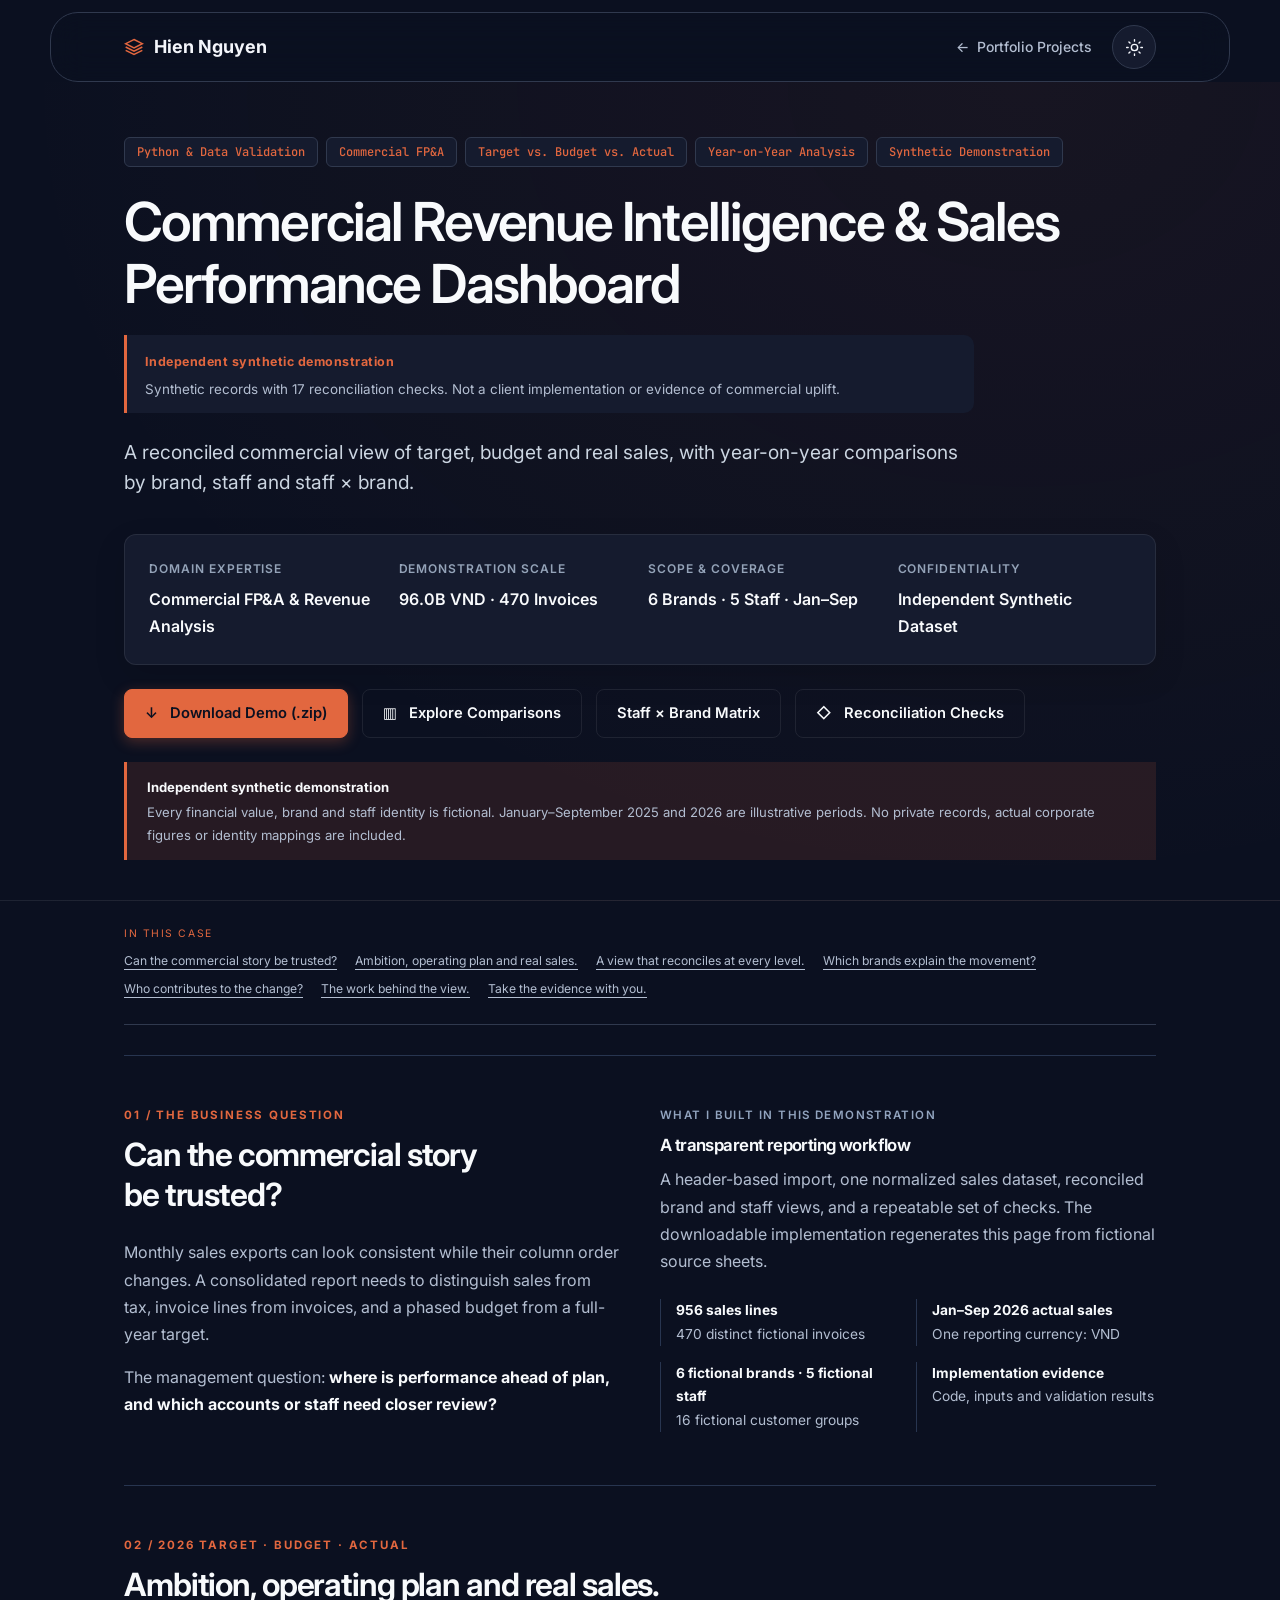
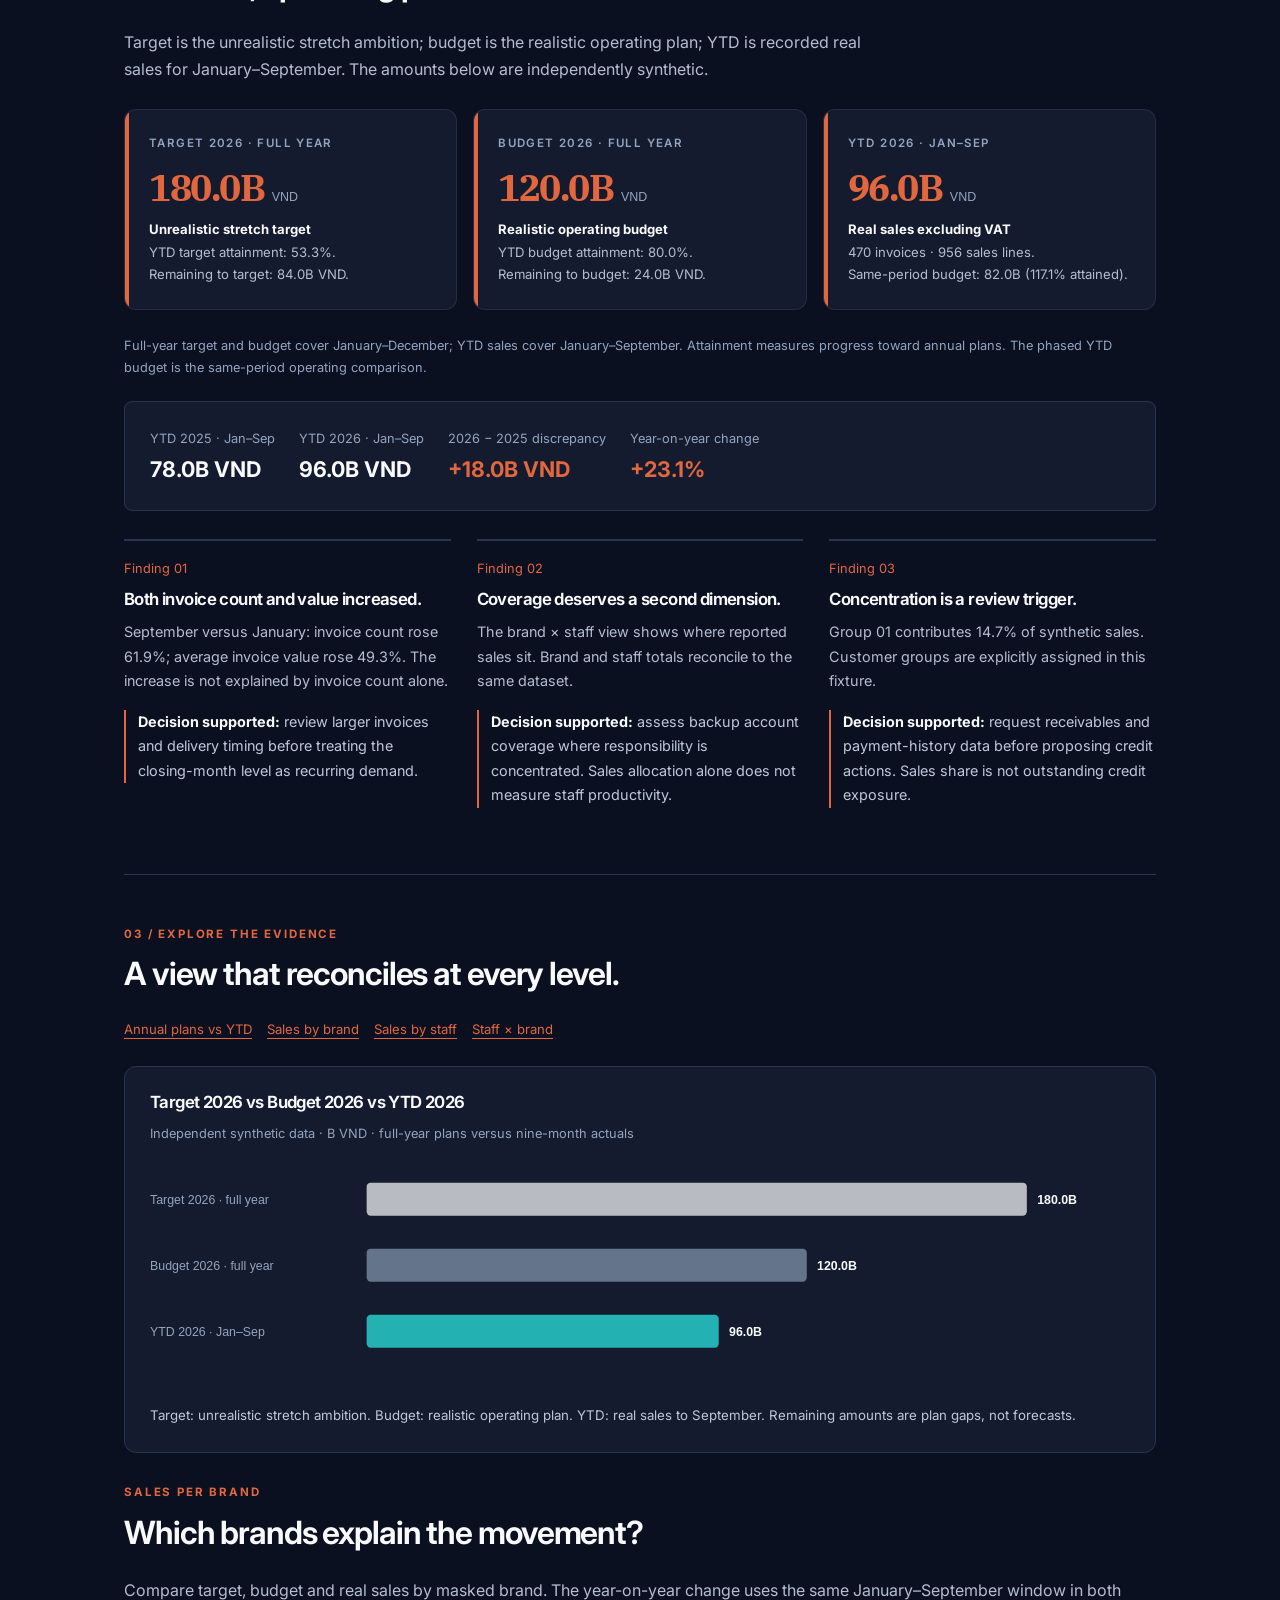
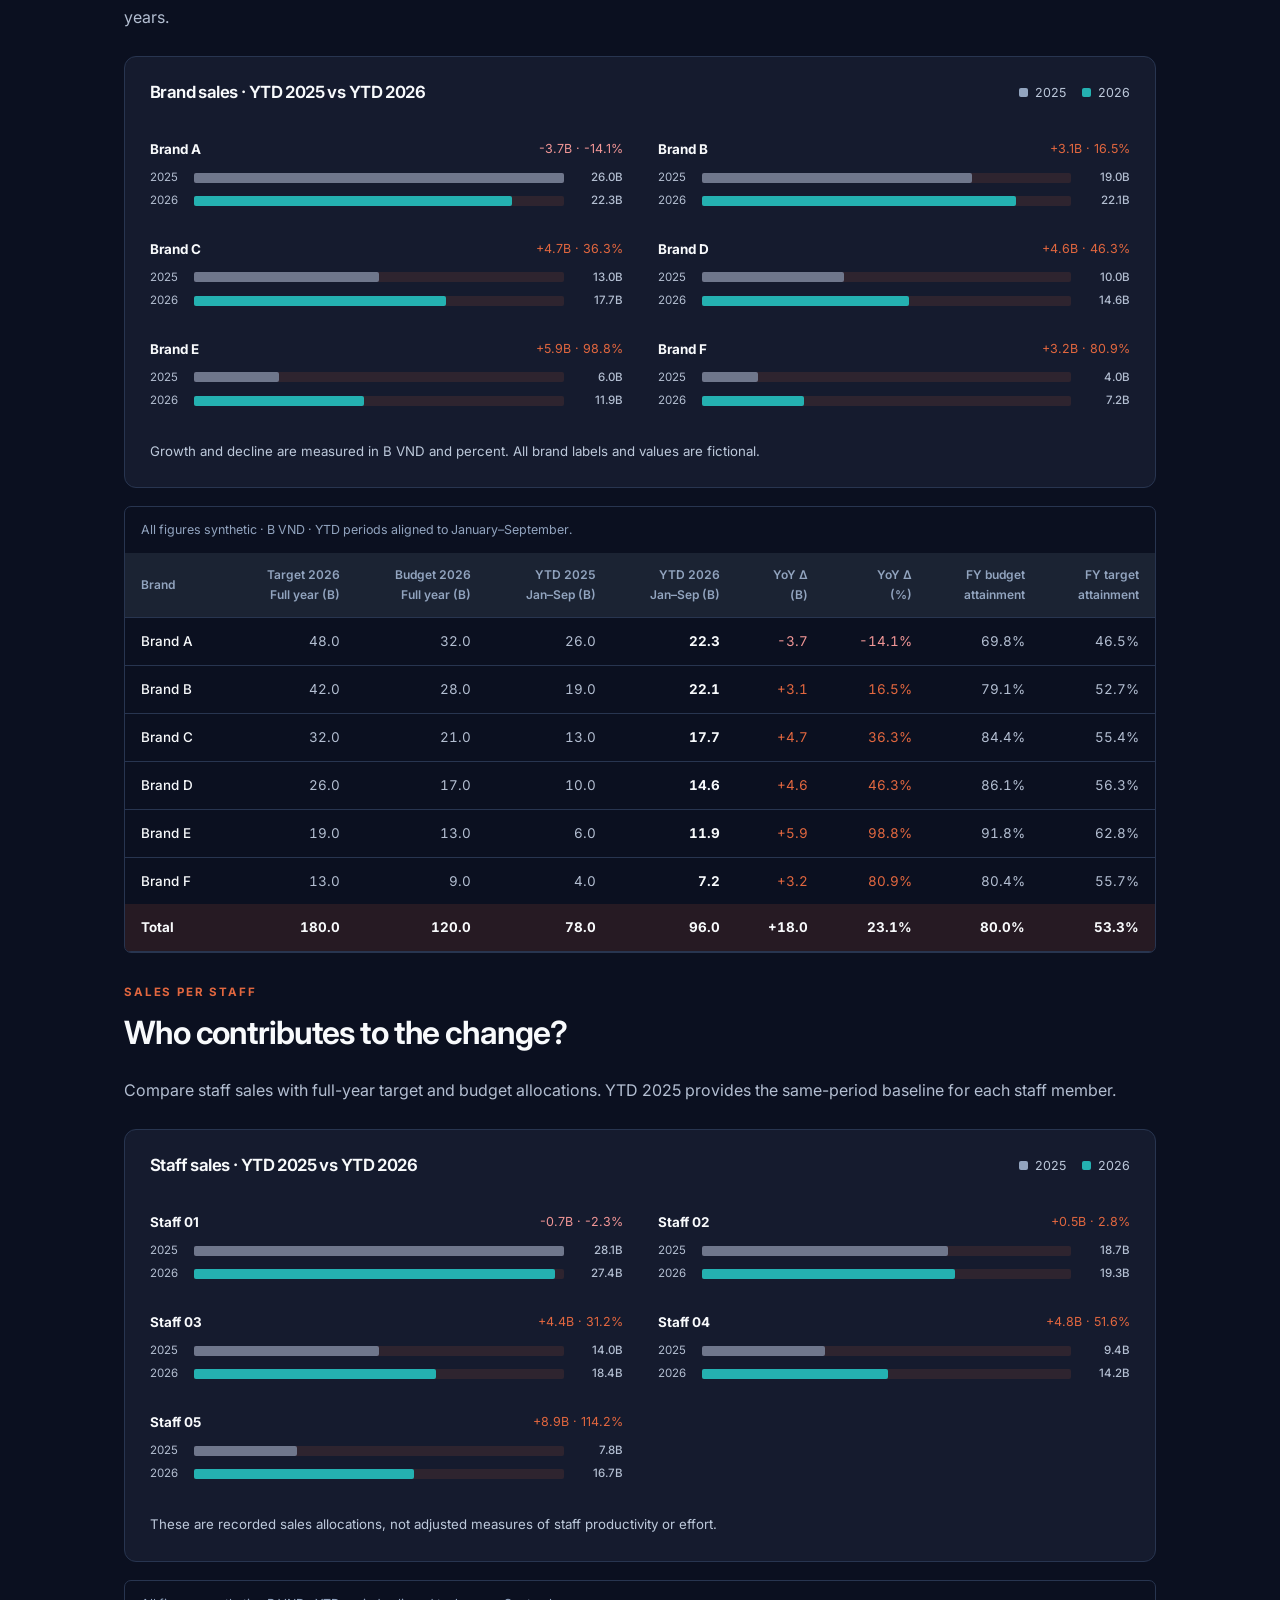
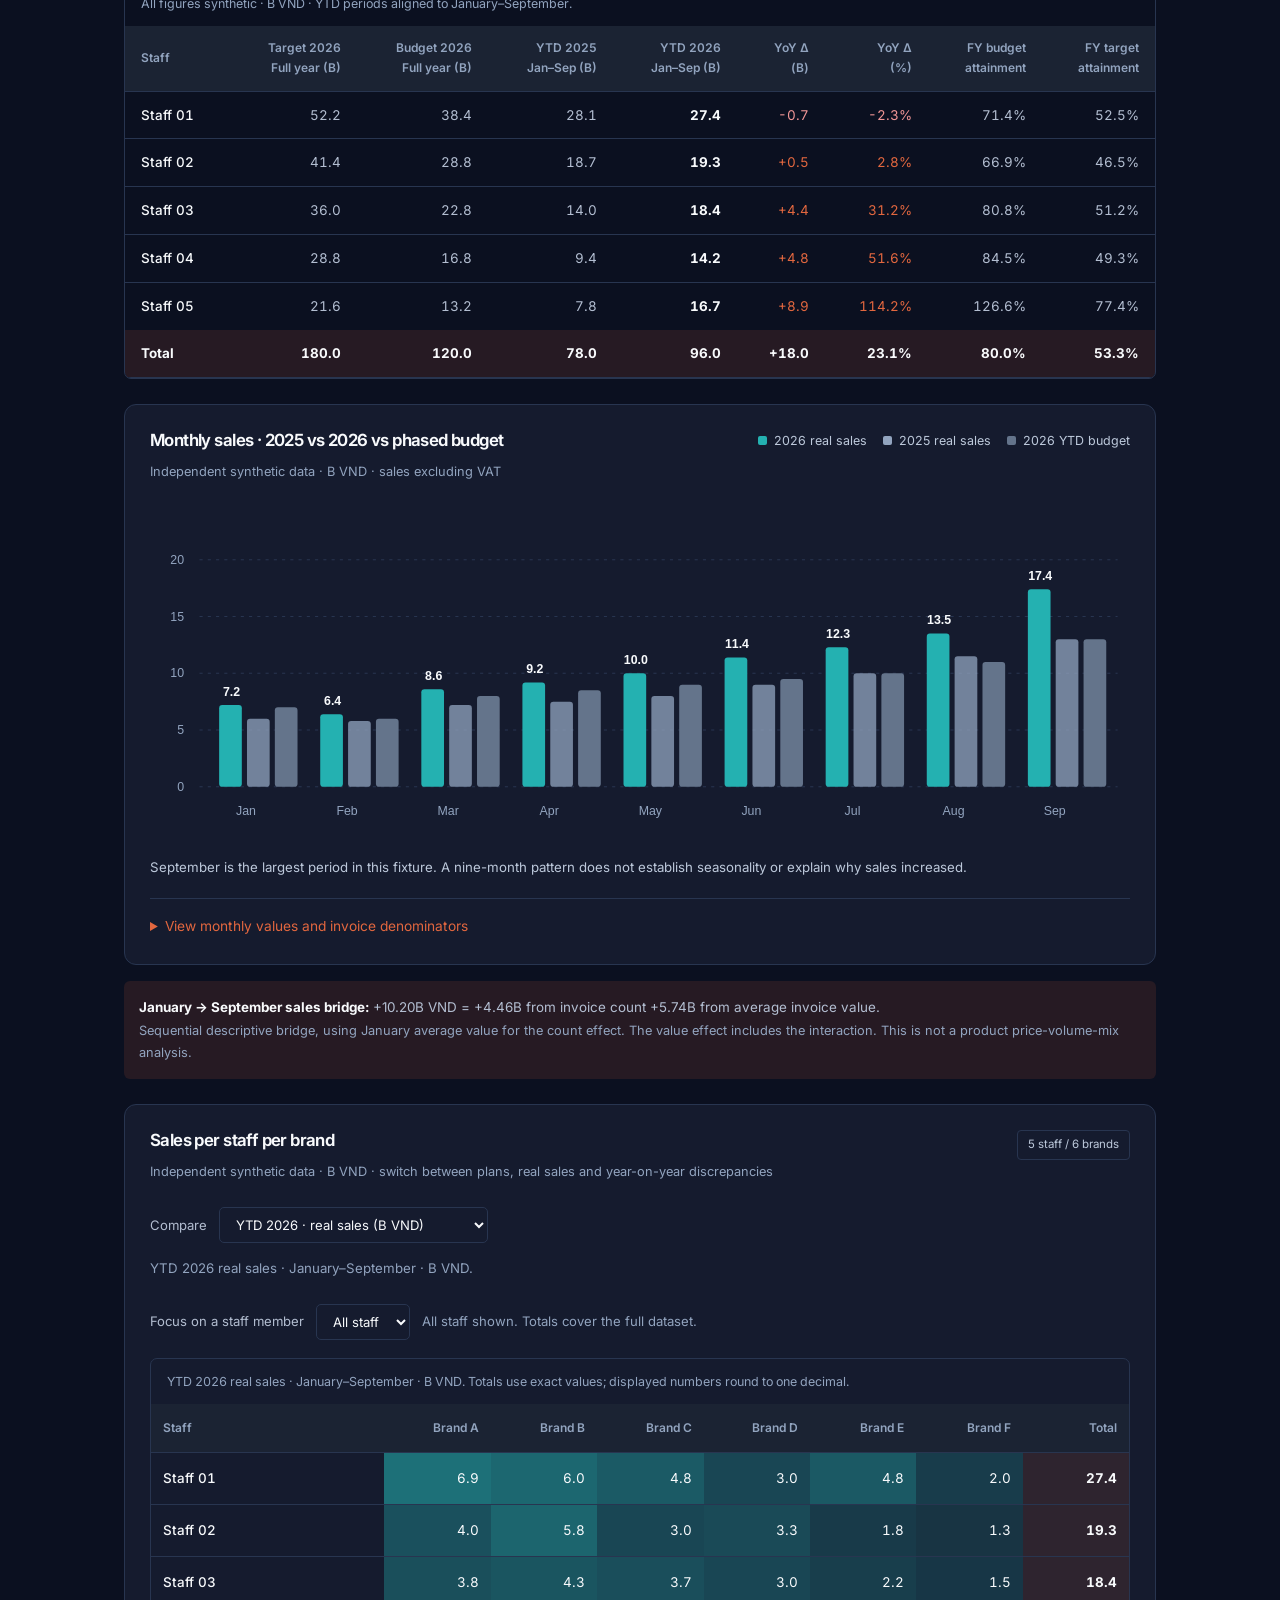
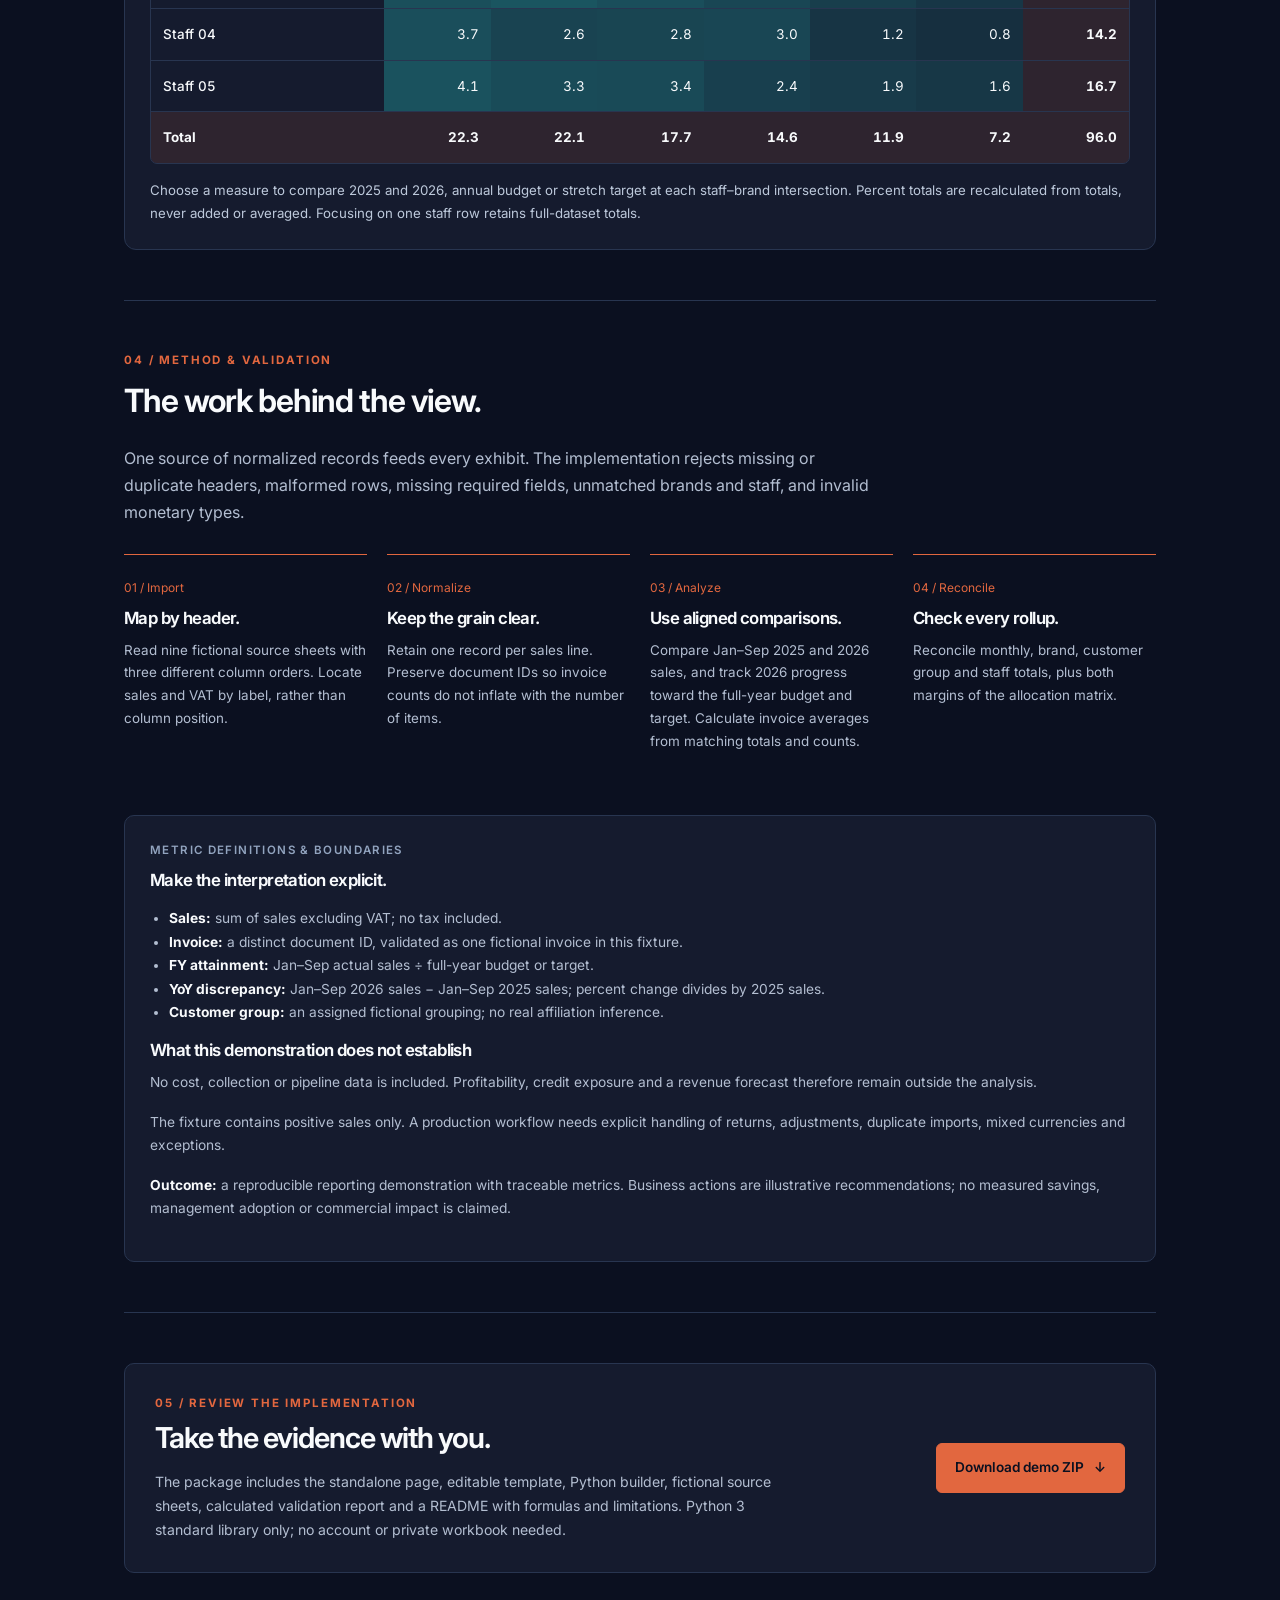
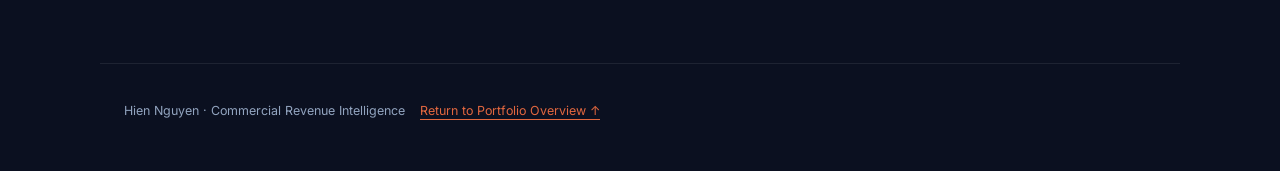
<file: revenue-intelligence-v2.html>
<!doctype html>
<html lang="en" data-theme="dark">
<head>
<meta charset="utf-8">
<meta name="viewport" content="width=device-width,initial-scale=1">
<meta name="description" content="A commercial finance case study demonstrating schema normalization, reconciled sales reporting and decision support with independent synthetic data.">
<meta name="color-scheme" content="dark light">
<title>Commercial Revenue Intelligence · Hien Nguyen</title>
<style>
:root{--bg:#080c1d;--surface:#0e152e;--raised:#141e3e;--text:#f8fafc;--muted:#bdc9db;--soft:#92a4bf;--accent:#5ce1d2;--bar:#24b1b1;--plan:#64748b;--line:#283550;--wash:rgba(36,177,177,.09);--serif:Georgia,'Times New Roman',serif;--sans:'Segoe UI',Arial,sans-serif}
html[data-theme="light"]{--bg:#f8f9fa;--surface:#fff;--raised:#eff4f7;--text:#0f172a;--muted:#334155;--soft:#52647b;--accent:#007979;--bar:#007f83;--plan:#94a3b8;--line:#cbd5e1;--wash:rgba(0,121,121,.06)}
*{box-sizing:border-box}html{scroll-behavior:smooth;scroll-padding-top:85px}body{margin:0;background:var(--bg);color:var(--muted);font:16px/1.65 var(--sans)}a{color:var(--accent);text-underline-offset:4px}a:hover{text-decoration-thickness:2px}button,select{font:inherit}button,a,select{touch-action:manipulation}button{cursor:pointer}a:focus-visible,button:focus-visible,select:focus-visible,summary:focus-visible,[tabindex]:focus-visible{outline:3px solid var(--accent);outline-offset:5px}h1,h2,h3,strong{color:var(--text)}h1,h2{font-family:var(--serif);font-weight:400;line-height:1.12;letter-spacing:-.025em}h1{font-size:clamp(2.8rem,6vw,4.9rem);margin:22px 0;max-width:850px}h2{font-size:clamp(1.9rem,3.5vw,2.7rem);margin:10px 0 24px}h3{font-size:1.05rem;line-height:1.4;margin:0 0 10px}p{margin:0 0 16px}.wrap{max-width:1160px;margin:auto;padding:0 32px}.skip{position:absolute;left:24px;top:-100px;background:var(--surface);padding:12px;z-index:10}.skip:focus{top:12px}nav{border-bottom:1px solid var(--line);background:var(--bg)}.nav-inner{display:flex;align-items:center;justify-content:space-between;gap:16px;min-height:76px}.brand{color:var(--text);font-size:1rem;font-weight:650;text-decoration:none}.brand span{color:var(--accent);margin-right:12px}.nav-right{display:flex;align-items:center;gap:25px;font-size:.84rem}.theme{background:transparent;border:1px solid var(--line);color:var(--text);border-radius:7px;padding:7px 13px;font-size:.8rem}.eyebrow{font-size:.72rem;letter-spacing:.16em;text-transform:uppercase;font-weight:700;color:var(--accent)}header{padding:65px 0 42px}.lead{font-size:1.15rem;max-width:750px}.tags{display:flex;gap:8px;flex-wrap:wrap;margin:25px 0}.tag{font-size:.72rem;padding:4px 10px;border:1px solid var(--line);border-radius:4px;color:var(--muted)}.notice{display:flex;gap:15px;border-left:3px solid var(--accent);padding:14px 20px;background:var(--wash);max-width:890px;font-size:.86rem}.notice strong{display:block;margin-bottom:3px}.notice p{margin:0}.actions{display:flex;gap:12px;flex-wrap:wrap;margin:26px 0 0}.button{display:inline-flex;align-items:center;gap:10px;text-decoration:none;font-size:.85rem;font-weight:600;padding:12px 18px;border:1px solid var(--line);border-radius:6px;color:var(--text)}.primary{background:var(--accent);border-color:var(--accent);color:#0b1020}html[data-theme="light"] .primary{color:#fff}.button:hover{filter:brightness(1.12)}.section{padding:50px 0;border-top:1px solid var(--line)}.section-intro{max-width:760px}.context-grid{display:grid;grid-template-columns:1fr 1fr;gap:40px}.small-label{font-size:.72rem;letter-spacing:.12em;text-transform:uppercase;color:var(--soft);margin-bottom:10px;font-weight:600}.scope{display:grid;grid-template-columns:1fr 1fr;gap:16px;margin-top:24px}.scope div{border-left:1px solid var(--line);padding-left:15px;font-size:.86rem}.scope strong{display:block}.metrics{display:grid;grid-template-columns:repeat(3,1fr);gap:16px;margin:25px 0}.metric{padding:24px;border:1px solid var(--line);border-radius:10px;background:var(--surface)}.number{display:block;color:var(--text);font-size:2.3rem;line-height:1.15;letter-spacing:-.04em;margin:13px 0 10px;font-variant-numeric:tabular-nums}.number small{font:400 .78rem var(--sans);letter-spacing:0;color:var(--soft)}.metric p{font-size:.82rem;margin:0}.accent{color:var(--accent)}.method-note{font-size:.8rem;color:var(--soft)}.findings{display:grid;grid-template-columns:repeat(3,1fr);gap:26px;margin:28px 0 0}.finding{padding-top:17px;border-top:2px solid var(--line)}.finding .index{font-size:.8rem;color:var(--accent);margin-bottom:10px;display:block}.finding p{font-size:.9rem}.recommendation{border-left:2px solid var(--accent);padding-left:12px;color:var(--muted)}.figure{padding:25px;border:1px solid var(--line);border-radius:12px;background:var(--surface);margin-top:25px}.figure-heading{display:flex;justify-content:space-between;align-items:flex-start;gap:20px;flex-wrap:wrap}.figure-heading p{font-size:.8rem;color:var(--soft);margin-bottom:0}.legend{display:flex;gap:16px;align-items:center;font-size:.78rem;color:var(--muted)}.legend span:before{content:'';display:inline-block;width:9px;height:9px;background:var(--bar);margin-right:7px;border-radius:2px}.legend .budget:before{background:var(--plan)}svg{display:block;width:100%;height:auto;margin-top:18px}.gridline{stroke:var(--line);stroke-dasharray:3 5}.axis{fill:var(--soft);font:12px var(--sans)}.bar-label{fill:var(--text);font:600 12px var(--sans)}.actual-bar{fill:var(--bar)}.plan-bar{fill:var(--plan)}.figure figcaption{font-size:.83rem;margin-top:15px;color:var(--muted)}figure{margin:0}.table-wrap{overflow-x:auto;margin-top:18px;border:1px solid var(--line);border-radius:7px}table{width:100%;border-collapse:collapse;font-size:.84rem;font-variant-numeric:tabular-nums;white-space:nowrap}caption{text-align:left;padding:12px 16px;color:var(--soft);font-size:.78rem}th,td{padding:12px 16px;border-bottom:1px solid var(--line);text-align:right}thead th{font-size:.75rem;color:var(--soft);background:var(--raised);font-weight:600}th:first-child{text-align:left}tbody th{font-weight:500;color:var(--text)}tbody tr:last-child td,tbody tr:last-child th{border-bottom:0}.total-row td,.total-row th,.total-cell{font-weight:700;color:var(--text);background:var(--wash)}.matrix th,.matrix td{padding:14px 12px}.matrix td{color:var(--text)}.matrix thead th{min-width:82px}.matrix thead th:first-child{min-width:180px}.toolbar{display:flex;align-items:center;gap:12px;font-size:.82rem;margin-top:24px;flex-wrap:wrap}select{border:1px solid var(--line);border-radius:5px;background:var(--surface);color:var(--text);padding:8px 12px}.focus-result{font-size:.82rem;color:var(--soft)}details{margin-top:20px;border-top:1px solid var(--line);padding-top:16px}summary{cursor:pointer;color:var(--accent);font-size:.86rem}details p{font-size:.87rem;margin-top:14px}.steps{display:grid;grid-template-columns:repeat(4,1fr);gap:20px;margin:28px 0}.step{padding:18px 0;border-top:1px solid var(--accent)}.step span{font-size:.75rem;color:var(--accent)}.step h3{margin-top:7px}.step p{font-size:.84rem}.quality-grid{display:grid;grid-template-columns:1fr;gap:35px;margin-top:25px}.check-list{padding:0;margin:18px 0 0;list-style:none}.check-list li{display:flex;align-items:baseline;gap:12px;padding:8px 0;border-bottom:1px solid var(--line);font-size:.81rem}.pass{font-size:.65rem;font-weight:700;letter-spacing:.06em;color:var(--accent)}.quality-panel{border:1px solid var(--line);background:var(--surface);padding:25px;border-radius:10px}.quality-panel p,.quality-panel li{font-size:.86rem}.quality-panel ul{padding-left:19px}.formula{padding:15px;background:var(--wash);border-radius:6px;font-size:.84rem;margin:16px 0}.download-panel{display:flex;align-items:center;justify-content:space-between;gap:30px;padding:30px;border:1px solid var(--line);border-radius:10px;background:var(--surface)}.download-panel h2{font-size:1.8rem;margin:6px 0 14px}.download-panel p{max-width:650px;font-size:.88rem;margin:0}.download-panel .button{flex-shrink:0}footer{border-top:1px solid var(--line);padding:30px 0;color:var(--soft);font-size:.78rem}.footer-inner{display:flex;gap:15px;justify-content:space-between;flex-wrap:wrap}[hidden]{display:none!important}
@media(max-width:760px){.wrap{padding:0 20px}header{padding-top:42px}.context-grid,.quality-grid{grid-template-columns:1fr;gap:24px}.metrics,.findings{grid-template-columns:1fr}.steps{grid-template-columns:1fr 1fr}.nav-right{gap:12px}.nav-right>a{display:none}.metric{padding:20px}.number{font-size:2rem}.figure{padding:16px}.download-panel{align-items:flex-start;flex-direction:column}.section{padding:35px 0}.findings{gap:14px}.finding{padding-top:12px}h1{font-size:2.8rem}.scope{gap:12px}.figure-heading{gap:10px}}
@media print{body{--bg:#fff;--surface:#fff;--raised:#f1f5f9;--text:#111827;--muted:#334155;--soft:#475569;--accent:#007979;--line:#cbd5e1;color:#334155;background:#fff;font-size:10pt}.theme,.actions,.toolbar,.download-panel,.nav-right,.skip{display:none}.wrap{padding:0}header{padding:20px 0}.section{padding:24px 0}.metrics,.findings{grid-template-columns:repeat(3,1fr)}.figure,.metric,.quality-panel{break-inside:avoid}.table-wrap{overflow:visible}h1{font-size:32pt}h2{font-size:22pt}svg{max-height:240px}.section{break-inside:auto}details:not([open]){display:none}}
@media(prefers-reduced-motion:reduce){html{scroll-behavior:auto}}

.target-bar{fill:var(--text);opacity:.72}.prior-bar{fill:var(--soft);opacity:.75}.legend .prior:before{background:var(--soft)}.positive{color:var(--accent)}.negative{color:#f19696}html[data-theme="light"] .negative{color:#a72d3e}.year-summary{display:flex;flex-wrap:wrap;gap:24px;padding:22px 25px;margin:22px 0;border:1px solid var(--line);border-radius:8px;background:var(--surface)}.year-summary strong{font-size:1.35rem;display:block}.year-summary span{font-size:.8rem;color:var(--soft)}.year-bars{display:grid;grid-template-columns:1fr 1fr;gap:23px 35px;margin:25px 0}.year-label{display:flex;justify-content:space-between;gap:10px;font-size:.84rem;margin-bottom:7px}.year-label span{font-size:.78rem}.mini-pair{display:grid;grid-template-columns:35px 1fr 50px;gap:9px;align-items:center;font-size:.72rem;margin:4px 0}.mini-track{height:10px;background:var(--wash);border-radius:2px}.mini-track i{display:block;height:100%;border-radius:2px}.prior-fill{background:var(--soft);opacity:.65}.actual-fill{background:var(--bar)}.mini-pair b{text-align:right;font-weight:500}.comparison-intro{margin-top:30px}.subnav{display:flex;gap:15px;flex-wrap:wrap;margin:20px 0;font-size:.82rem}.comparison-note{font-size:.83rem;color:var(--soft);margin-top:14px}@media(max-width:760px){.year-bars{grid-template-columns:1fr}.year-label{flex-wrap:wrap}.legend{flex-wrap:wrap}.year-summary{gap:18px}.plan-chart{overflow-x:auto}.plan-chart svg{min-width:640px}.comparison-table{margin-left:-2px}}

html[data-theme="light"] .case-hero .button.primary{color:#fff}
</style>
<link rel="preconnect" href="https://fonts.googleapis.com"><link rel="preconnect" href="https://fonts.gstatic.com" crossorigin><link href="https://fonts.googleapis.com/css2?family=IBM+Plex+Serif:wght@400;600;700&amp;family=Inter:wght@400;500;600;700&amp;family=JetBrains+Mono:wght@400;500&amp;display=swap" rel="stylesheet"><style>
/* Shared project presentation: matched to the existing AR case study. */
:root{--case-surface:#0e152e;--case-border:rgba(255,255,255,.08);--case-accent:#24b1b1;--case-text:#f8fafc;--case-secondary:#cbd5e1;--case-soft:#94a3b8;--case-wash:rgba(36,177,177,.15)}
html[data-theme="light"]{--case-surface:#fff;--case-border:#e2e8f0;--case-accent:#007979;--case-text:#0f172a;--case-secondary:#334155;--case-soft:#64748b;--case-wash:rgba(0,121,121,.1)}
body{font-family:Inter,system-ui,-apple-system,sans-serif;line-height:1.7;-webkit-font-smoothing:antialiased}
.wrap{width:100%;max-width:1080px;margin:0 auto;padding:0 24px}
h1,h2,h3{font-family:'IBM Plex Serif',Georgia,serif;font-weight:600;line-height:1.25;letter-spacing:-.015em}
h1{font-size:clamp(2.25rem,4.5vw,3.25rem)}h2{font-size:clamp(1.6rem,3vw,2.1rem)}
.case-nav{position:sticky;top:0;z-index:100;display:block;padding:16px 0;border-bottom:1px solid var(--case-border);background:rgba(8,12,29,.88);backdrop-filter:blur(16px)}
html[data-theme="light"] .case-nav{background:rgba(248,249,250,.88)}
.case-nav-inner{display:flex;align-items:center;justify-content:space-between;gap:16px;min-height:38px}
.case-brand{display:flex;align-items:center;gap:10px;color:var(--case-text);font-weight:700;font-size:1.125rem;text-decoration:none}.case-brand>svg{color:var(--case-accent);flex:0 0 20px;width:20px;height:20px;margin:0}.case-brand span{white-space:nowrap}
.case-nav-actions{display:flex;align-items:center;gap:20px}.case-back{display:flex;align-items:center;gap:8px;color:var(--case-soft);text-decoration:none;font-size:.875rem;font-weight:500}
.case-theme{width:38px;height:38px;display:grid;place-items:center;padding:8px;border:1px solid var(--case-border);border-radius:8px;background:transparent;color:var(--case-text)}.case-theme svg{width:19px;height:19px;margin:0}
html[data-theme="dark"] .moon-icon,html[data-theme="light"] .sun-icon{display:none}
.case-hero{max-width:none;padding:60px 0 40px;border-bottom:1px solid var(--case-border);background:linear-gradient(180deg,var(--case-wash) 0%,transparent 100%)}
.case-hero h1{margin:24px 0 16px;max-width:100%;font-weight:600}.case-hero .lead{font-size:1.2rem;line-height:1.6;max-width:860px;margin:16px 0 0;color:var(--case-secondary)}
.case-tags{display:flex;flex-wrap:wrap;gap:8px;margin:0 0 20px}.case-tag{font-family:'JetBrains Mono',Consolas,monospace;font-size:.75rem;font-weight:500;padding:4px 12px;border-radius:6px;background:var(--case-wash);color:var(--case-accent);border:1px solid rgba(36,177,177,.35)}
.case-meta{display:grid;grid-template-columns:repeat(4,minmax(0,1fr));gap:16px;background:var(--case-surface);border:1px solid var(--case-border);border-radius:12px;padding:24px;margin:36px 0 10px;box-shadow:0 12px 32px rgba(0,0,0,.12)}
.case-meta-label{font-size:.75rem;text-transform:uppercase;letter-spacing:.08em;color:var(--case-soft);margin-bottom:6px;font-weight:600}.case-meta-value{font-size:1rem;font-weight:600;color:var(--case-text)}
.case-hero .actions{display:flex;gap:14px;flex-wrap:wrap;margin:24px 0 0}.case-hero .button{display:inline-flex;align-items:center;gap:8px;background:transparent;color:var(--case-text);border:1px solid var(--case-border);padding:11px 20px;border-radius:8px;font-size:.92rem;font-weight:600;text-decoration:none}.case-hero .button.primary{background:var(--case-accent);border-color:var(--case-accent);color:#0b1020;box-shadow:0 4px 14px rgba(226,103,63,.3)}
.case-hero .notice{margin-top:24px;max-width:100%;font-size:.82rem}.case-hero .notice p{margin:0}.case-footer{max-width:1080px;margin:40px auto 0;border-top:1px solid var(--case-border);padding:36px 24px 50px;display:flex;justify-content:space-between;gap:16px;flex-wrap:wrap}.case-footer a{color:var(--case-accent)}
main>.section,main>section{scroll-margin-top:90px}.metric{border-color:var(--case-border);position:relative;overflow:hidden;border-radius:12px}.metric:before{content:'';position:absolute;left:0;top:0;width:4px;height:100%;background:var(--case-accent)}.metric .number{font-family:'IBM Plex Serif',Georgia,serif;color:var(--case-accent);font-weight:700}
@media(max-width:768px){.case-meta{grid-template-columns:1fr 1fr}.case-nav-actions{gap:12px}.case-back{font-size:.75rem}.case-brand{font-size:1rem}.case-hero{padding:40px 0 30px}.case-hero .actions{gap:10px}.case-hero .button{padding:10px 14px;font-size:.83rem}}
@media(max-width:480px){.case-meta{grid-template-columns:1fr}.wrap{padding:0 20px}.case-hero .actions{flex-direction:column;align-items:stretch}.case-hero .button{justify-content:center}.case-back{max-width:115px}}
@media print{.case-nav,.case-hero .actions{display:none}.case-hero{padding:20px 0;background:none}.case-meta{box-shadow:none}.case-meta-value{color:#172033}}
</style><link rel="icon" type="image/png" href="portfolio-monogram.png">
<link rel="stylesheet" href="portfolio-case.css?v=20261019-details"/>
</head>
<body>
<a class="skip" href="#main">Skip to case study</a>
<nav class="case-nav" aria-label="Project navigation"><div class="wrap case-nav-inner"><a class="case-brand" href="index.html"><svg aria-hidden="true" width="20" height="20" viewBox="0 0 24 24" fill="none" stroke="currentColor" stroke-width="1.8"><path d="m12 3 10 5-10 5L2 8l10-5Zm-10 9 10 5 10-5M2 16l10 5 10-5"/></svg><span>Hien Nguyen</span></a><div class="case-nav-actions"><a class="case-back" href="index.html#projects"><span aria-hidden="true">←</span> Portfolio Projects</a><button class="case-theme" id="theme" aria-label="Switch to light mode" title="Switch colour theme" type="button"><svg aria-hidden="true" class="sun-icon" fill="none" stroke="currentColor" stroke-linecap="round" stroke-width="1.7" viewBox="0 0 24 24"><circle cx="12" cy="12" r="4"/><path d="M12 2v2m0 16v2M2 12h2m16 0h2M4.93 4.93l1.42 1.42m11.3 11.3 1.42 1.42M4.93 19.07l1.42-1.42m11.3-11.3 1.42-1.42"/></svg><svg aria-hidden="true" class="moon-icon" fill="none" stroke="currentColor" stroke-width="1.7" viewBox="0 0 24 24"><path d="M20.9 13A9 9 0 0 1 11 3.1 9 9 0 1 0 20.9 13Z"/></svg></button></div></div></nav>
<header class="case-hero"><div class="wrap"><div class="case-tags"><span class="case-tag">Python &amp; Data Validation</span><span class="case-tag">Commercial FP&amp;A</span><span class="case-tag">Target vs. Budget vs. Actual</span><span class="case-tag">Year-on-Year Analysis</span><span class="case-tag">Synthetic Demonstration</span></div><h1>Commercial Revenue Intelligence &amp; Sales Performance Dashboard</h1><aside class="evidence-note"><strong>Independent synthetic demonstration</strong><p>Synthetic records with 17 reconciliation checks. Not a client implementation or evidence of commercial uplift.</p></aside><p class="lead">A reconciled commercial view of target, budget and real sales, with year-on-year comparisons by brand, staff and staff × brand.</p><div class="case-meta"><div><div class="case-meta-label">Domain expertise</div><div class="case-meta-value">Commercial FP&amp;A &amp; Revenue Analysis</div></div><div><div class="case-meta-label">Demonstration scale</div><div class="case-meta-value">96.0B VND · 470 Invoices</div></div><div><div class="case-meta-label">Scope &amp; coverage</div><div class="case-meta-value">6 Brands · 5 Staff · Jan–Sep</div></div><div><div class="case-meta-label">Confidentiality</div><div class="case-meta-value">Independent Synthetic Dataset</div></div></div><div class="actions"><a class="button primary" href="revenue-intelligence-v2-demo.zip" download>↓ &nbsp; Download Demo (.zip)</a><a class="button" href="#analysis">▥ &nbsp; Explore Comparisons</a><a class="button" href="#staff-brand">Staff × Brand Matrix</a><a class="button" href="#method">◇ &nbsp; Reconciliation Checks</a></div><div class="notice"><div><strong>Independent synthetic demonstration</strong><p>Every financial value, brand and staff identity is fictional. January–September 2025 and 2026 are illustrative periods. No private records, actual corporate figures or identity mappings are included.</p></div></div></div></header>
<main id="main" class="wrap"><nav class="case-contents" aria-label="On this page"><span>IN THIS CASE</span><a href="#problem-title">Can the commercial story be trusted?</a><a href="#scorecard-title">Ambition, operating plan and real sales.</a><a href="#analysis-title">A view that reconciles at every level.</a><a href="#brands-title">Which brands explain the movement?</a><a href="#staff-title">Who contributes to the change?</a><a href="#method-title">The work behind the view.</a><a href="#download-title">Take the evidence with you.</a></nav>
<section class="section" aria-labelledby="problem-title"><div class="context-grid"><div><div class="eyebrow">01 / The business question</div><h2 id="problem-title">Can the commercial story<br>be trusted?</h2><p>Monthly sales exports can look consistent while their column order changes. A consolidated report needs to distinguish sales from tax, invoice lines from invoices, and a phased budget from a full-year target.</p><p>The management question: <strong>where is performance ahead of plan, and which accounts or staff need closer review?</strong></p></div><div><div class="small-label">What I built in this demonstration</div><h3>A transparent reporting workflow</h3><p>A header-based import, one normalized sales dataset, reconciled brand and staff views, and a repeatable set of checks. The downloadable implementation regenerates this page from fictional source sheets.</p><div class="scope"><div><strong>956 sales lines</strong>470 distinct fictional invoices</div><div><strong>Jan–Sep 2026 actual sales</strong>One reporting currency: VND</div><div><strong>6 fictional brands · 5 fictional staff</strong>16 fictional customer groups</div><div><strong>Implementation evidence</strong>Code, inputs and validation results</div></div></div></div></section>
<section class="section" aria-labelledby="scorecard-title"><div class="eyebrow">02 / 2026 target · budget · actual</div><h2 id="scorecard-title">Ambition, operating plan and real sales.</h2><p class="section-intro">Target is the unrealistic stretch ambition; budget is the realistic operating plan; YTD is recorded real sales for January–September. The amounts below are independently synthetic.</p><div class="metrics"><article class="metric"><div class="small-label">Target 2026 · full year</div><strong class="number">180.0B <small>VND</small></strong><p><strong>Unrealistic stretch target</strong><br>YTD target attainment: 53.3%.<br>Remaining to target: 84.0B VND.</p></article><article class="metric"><div class="small-label">Budget 2026 · full year</div><strong class="number">120.0B <small>VND</small></strong><p><strong>Realistic operating budget</strong><br>YTD budget attainment: 80.0%.<br>Remaining to budget: 24.0B VND.</p></article><article class="metric"><div class="small-label">YTD 2026 · Jan–Sep</div><strong class="number">96.0B <small>VND</small></strong><p><strong>Real sales excluding VAT</strong><br>470 invoices · 956 sales lines.<br>Same-period budget: 82.0B (117.1% attained).</p></article></div><p class="method-note">Full-year target and budget cover January–December; YTD sales cover January–September. Attainment measures progress toward annual plans. The phased YTD budget is the same-period operating comparison.</p><div class="year-summary"><div><span>YTD 2025 · Jan–Sep</span><strong>78.0B VND</strong></div><div><span>YTD 2026 · Jan–Sep</span><strong>96.0B VND</strong></div><div><span>2026 − 2025 discrepancy</span><strong class="accent">+18.0B VND</strong></div><div><span>Year-on-year change</span><strong class="accent">+23.1%</strong></div></div>
<div class="findings"><article class="finding"><span class="index">Finding 01</span><h3>Both invoice count and value increased.</h3><p>September versus January: invoice count rose 61.9%; average invoice value rose 49.3%. The increase is not explained by invoice count alone.</p><p class="recommendation"><strong>Decision supported:</strong> review larger invoices and delivery timing before treating the closing-month level as recurring demand.</p></article><article class="finding"><span class="index">Finding 02</span><h3>Coverage deserves a second dimension.</h3><p>The brand × staff view shows where reported sales sit. Brand and staff totals reconcile to the same dataset.</p><p class="recommendation"><strong>Decision supported:</strong> assess backup account coverage where responsibility is concentrated. Sales allocation alone does not measure staff productivity.</p></article><article class="finding"><span class="index">Finding 03</span><h3>Concentration is a review trigger.</h3><p>Group 01 contributes 14.7% of synthetic sales. Customer groups are explicitly assigned in this fixture.</p><p class="recommendation"><strong>Decision supported:</strong> request receivables and payment-history data before proposing credit actions. Sales share is not outstanding credit exposure.</p></article></div></section>
<section id="analysis" class="section" aria-labelledby="analysis-title"><div class="eyebrow">03 / Explore the evidence</div><h2 id="analysis-title">A view that reconciles at every level.</h2>
<div class="subnav"><a href="#annual-comparison">Annual plans vs YTD</a><a href="#brands">Sales by brand</a><a href="#staff">Sales by staff</a><a href="#staff-brand">Staff × brand</a></div>
<figure class="figure" id="annual-comparison"><div class="figure-heading"><div><h3>Target 2026 vs Budget 2026 vs YTD 2026</h3><p>Independent synthetic data · B VND · full-year plans versus nine-month actuals</p></div></div><div class="plan-chart"><svg viewBox="0 0 950 220" role="img" aria-labelledby="plan-title plan-desc"><title id="plan-title">Target, budget and actual sales for 2026</title><desc id="plan-desc">Fictional full-year target 180B, full-year budget 120B and January–September actual sales 96B VND. The plans cover twelve months; actuals cover nine.</desc><text class="axis" x="0" y="41">Target 2026 · full year</text><rect class="target-bar" x="210" y="20" width="640.0" height="32" rx="4"/><text class="bar-label" x="860.0" y="41">180.0B</text><text class="axis" x="0" y="105">Budget 2026 · full year</text><rect class="plan-bar" x="210" y="84" width="426.66666666666663" height="32" rx="4"/><text class="bar-label" x="646.6666666666666" y="105">120.0B</text><text class="axis" x="0" y="169">YTD 2026 · Jan–Sep</text><rect class="actual-bar" x="210" y="148" width="341.3333333333333" height="32" rx="4"/><text class="bar-label" x="561.3333333333333" y="169">96.0B</text></svg></div><figcaption>Target: unrealistic stretch ambition. Budget: realistic operating plan. YTD: real sales to September. Remaining amounts are plan gaps, not forecasts.</figcaption></figure>
<section id="brands" class="comparison-intro" aria-labelledby="brands-title"><div class="eyebrow">Sales per brand</div><h2 id="brands-title">Which brands explain the movement?</h2><p>Compare target, budget and real sales by masked brand. The year-on-year change uses the same January–September window in both years.</p><figure class="figure"><div class="figure-heading"><h3>Brand sales · YTD 2025 vs YTD 2026</h3><div class="legend"><span class="prior">2025</span><span>2026</span></div></div><div class="year-bars"><div class="year-item"><div class="year-label"><strong>Brand A</strong><span class="negative">-3.7B · -14.1%</span></div><div class="mini-pair"><span>2025</span><div class="mini-track"><i class="prior-fill" style="width:100.00%"></i></div><b>26.0B</b></div><div class="mini-pair"><span>2026</span><div class="mini-track"><i class="actual-fill" style="width:85.93%"></i></div><b>22.3B</b></div></div><div class="year-item"><div class="year-label"><strong>Brand B</strong><span class="positive">+3.1B · 16.5%</span></div><div class="mini-pair"><span>2025</span><div class="mini-track"><i class="prior-fill" style="width:73.08%"></i></div><b>19.0B</b></div><div class="mini-pair"><span>2026</span><div class="mini-track"><i class="actual-fill" style="width:85.15%"></i></div><b>22.1B</b></div></div><div class="year-item"><div class="year-label"><strong>Brand C</strong><span class="positive">+4.7B · 36.3%</span></div><div class="mini-pair"><span>2025</span><div class="mini-track"><i class="prior-fill" style="width:50.00%"></i></div><b>13.0B</b></div><div class="mini-pair"><span>2026</span><div class="mini-track"><i class="actual-fill" style="width:68.17%"></i></div><b>17.7B</b></div></div><div class="year-item"><div class="year-label"><strong>Brand D</strong><span class="positive">+4.6B · 46.3%</span></div><div class="mini-pair"><span>2025</span><div class="mini-track"><i class="prior-fill" style="width:38.46%"></i></div><b>10.0B</b></div><div class="mini-pair"><span>2026</span><div class="mini-track"><i class="actual-fill" style="width:56.27%"></i></div><b>14.6B</b></div></div><div class="year-item"><div class="year-label"><strong>Brand E</strong><span class="positive">+5.9B · 98.8%</span></div><div class="mini-pair"><span>2025</span><div class="mini-track"><i class="prior-fill" style="width:23.08%"></i></div><b>6.0B</b></div><div class="mini-pair"><span>2026</span><div class="mini-track"><i class="actual-fill" style="width:45.88%"></i></div><b>11.9B</b></div></div><div class="year-item"><div class="year-label"><strong>Brand F</strong><span class="positive">+3.2B · 80.9%</span></div><div class="mini-pair"><span>2025</span><div class="mini-track"><i class="prior-fill" style="width:15.38%"></i></div><b>4.0B</b></div><div class="mini-pair"><span>2026</span><div class="mini-track"><i class="actual-fill" style="width:27.83%"></i></div><b>7.2B</b></div></div></div><figcaption>Growth and decline are measured in B VND and percent. All brand labels and values are fictional.</figcaption></figure><div class="table-wrap" tabindex="0" role="region" aria-label="Sales comparison by brand"><table><caption>All figures synthetic · B VND · YTD periods aligned to January–September.</caption><thead><tr><th scope="col">Brand</th><th scope="col">Target 2026<br>Full year (B)</th><th scope="col">Budget 2026<br>Full year (B)</th><th scope="col">YTD 2025<br>Jan–Sep (B)</th><th scope="col">YTD 2026<br>Jan–Sep (B)</th><th scope="col">YoY Δ<br>(B)</th><th scope="col">YoY Δ<br>(%)</th><th scope="col">FY budget<br>attainment</th><th scope="col">FY target<br>attainment</th></tr></thead><tbody><tr><th scope="row">Brand A</th><td>48.0</td><td>32.0</td><td>26.0</td><td><strong>22.3</strong></td><td class="negative">-3.7</td><td class="negative">-14.1%</td><td>69.8%</td><td>46.5%</td></tr><tr><th scope="row">Brand B</th><td>42.0</td><td>28.0</td><td>19.0</td><td><strong>22.1</strong></td><td class="positive">+3.1</td><td class="positive">16.5%</td><td>79.1%</td><td>52.7%</td></tr><tr><th scope="row">Brand C</th><td>32.0</td><td>21.0</td><td>13.0</td><td><strong>17.7</strong></td><td class="positive">+4.7</td><td class="positive">36.3%</td><td>84.4%</td><td>55.4%</td></tr><tr><th scope="row">Brand D</th><td>26.0</td><td>17.0</td><td>10.0</td><td><strong>14.6</strong></td><td class="positive">+4.6</td><td class="positive">46.3%</td><td>86.1%</td><td>56.3%</td></tr><tr><th scope="row">Brand E</th><td>19.0</td><td>13.0</td><td>6.0</td><td><strong>11.9</strong></td><td class="positive">+5.9</td><td class="positive">98.8%</td><td>91.8%</td><td>62.8%</td></tr><tr><th scope="row">Brand F</th><td>13.0</td><td>9.0</td><td>4.0</td><td><strong>7.2</strong></td><td class="positive">+3.2</td><td class="positive">80.9%</td><td>80.4%</td><td>55.7%</td></tr></tbody><tfoot><tr class="total-row"><th scope="row">Total</th><td>180.0</td><td>120.0</td><td>78.0</td><td><strong>96.0</strong></td><td class="positive">+18.0</td><td class="positive">23.1%</td><td>80.0%</td><td>53.3%</td></tr></tfoot></table></div></section>
<section id="staff" class="comparison-intro" aria-labelledby="staff-title"><div class="eyebrow">Sales per staff</div><h2 id="staff-title">Who contributes to the change?</h2><p>Compare staff sales with full-year target and budget allocations. YTD 2025 provides the same-period baseline for each staff member.</p><figure class="figure"><div class="figure-heading"><h3>Staff sales · YTD 2025 vs YTD 2026</h3><div class="legend"><span class="prior">2025</span><span>2026</span></div></div><div class="year-bars"><div class="year-item"><div class="year-label"><strong>Staff 01</strong><span class="negative">-0.7B · -2.3%</span></div><div class="mini-pair"><span>2025</span><div class="mini-track"><i class="prior-fill" style="width:100.00%"></i></div><b>28.1B</b></div><div class="mini-pair"><span>2026</span><div class="mini-track"><i class="actual-fill" style="width:97.65%"></i></div><b>27.4B</b></div></div><div class="year-item"><div class="year-label"><strong>Staff 02</strong><span class="positive">+0.5B · 2.8%</span></div><div class="mini-pair"><span>2025</span><div class="mini-track"><i class="prior-fill" style="width:66.67%"></i></div><b>18.7B</b></div><div class="mini-pair"><span>2026</span><div class="mini-track"><i class="actual-fill" style="width:68.57%"></i></div><b>19.3B</b></div></div><div class="year-item"><div class="year-label"><strong>Staff 03</strong><span class="positive">+4.4B · 31.2%</span></div><div class="mini-pair"><span>2025</span><div class="mini-track"><i class="prior-fill" style="width:50.00%"></i></div><b>14.0B</b></div><div class="mini-pair"><span>2026</span><div class="mini-track"><i class="actual-fill" style="width:65.62%"></i></div><b>18.4B</b></div></div><div class="year-item"><div class="year-label"><strong>Staff 04</strong><span class="positive">+4.8B · 51.6%</span></div><div class="mini-pair"><span>2025</span><div class="mini-track"><i class="prior-fill" style="width:33.33%"></i></div><b>9.4B</b></div><div class="mini-pair"><span>2026</span><div class="mini-track"><i class="actual-fill" style="width:50.53%"></i></div><b>14.2B</b></div></div><div class="year-item"><div class="year-label"><strong>Staff 05</strong><span class="positive">+8.9B · 114.2%</span></div><div class="mini-pair"><span>2025</span><div class="mini-track"><i class="prior-fill" style="width:27.78%"></i></div><b>7.8B</b></div><div class="mini-pair"><span>2026</span><div class="mini-track"><i class="actual-fill" style="width:59.51%"></i></div><b>16.7B</b></div></div></div><figcaption>These are recorded sales allocations, not adjusted measures of staff productivity or effort.</figcaption></figure><div class="table-wrap" tabindex="0" role="region" aria-label="Sales comparison by staff"><table><caption>All figures synthetic · B VND · YTD periods aligned to January–September.</caption><thead><tr><th scope="col">Staff</th><th scope="col">Target 2026<br>Full year (B)</th><th scope="col">Budget 2026<br>Full year (B)</th><th scope="col">YTD 2025<br>Jan–Sep (B)</th><th scope="col">YTD 2026<br>Jan–Sep (B)</th><th scope="col">YoY Δ<br>(B)</th><th scope="col">YoY Δ<br>(%)</th><th scope="col">FY budget<br>attainment</th><th scope="col">FY target<br>attainment</th></tr></thead><tbody><tr><th scope="row">Staff 01</th><td>52.2</td><td>38.4</td><td>28.1</td><td><strong>27.4</strong></td><td class="negative">-0.7</td><td class="negative">-2.3%</td><td>71.4%</td><td>52.5%</td></tr><tr><th scope="row">Staff 02</th><td>41.4</td><td>28.8</td><td>18.7</td><td><strong>19.3</strong></td><td class="positive">+0.5</td><td class="positive">2.8%</td><td>66.9%</td><td>46.5%</td></tr><tr><th scope="row">Staff 03</th><td>36.0</td><td>22.8</td><td>14.0</td><td><strong>18.4</strong></td><td class="positive">+4.4</td><td class="positive">31.2%</td><td>80.8%</td><td>51.2%</td></tr><tr><th scope="row">Staff 04</th><td>28.8</td><td>16.8</td><td>9.4</td><td><strong>14.2</strong></td><td class="positive">+4.8</td><td class="positive">51.6%</td><td>84.5%</td><td>49.3%</td></tr><tr><th scope="row">Staff 05</th><td>21.6</td><td>13.2</td><td>7.8</td><td><strong>16.7</strong></td><td class="positive">+8.9</td><td class="positive">114.2%</td><td>126.6%</td><td>77.4%</td></tr></tbody><tfoot><tr class="total-row"><th scope="row">Total</th><td>180.0</td><td>120.0</td><td>78.0</td><td><strong>96.0</strong></td><td class="positive">+18.0</td><td class="positive">23.1%</td><td>80.0%</td><td>53.3%</td></tr></tfoot></table></div></section>

<figure class="figure"><div class="figure-heading"><div><h3>Monthly sales · 2025 vs 2026 vs phased budget</h3><p>Independent synthetic data · B VND · sales excluding VAT</p></div><div class="legend" aria-label="Chart legend"><span>2026 real sales</span><span class="prior">2025 real sales</span><span class="budget">2026 YTD budget</span></div></div><svg viewBox="0 0 950 330" role="img" aria-labelledby="trend-title trend-desc"><title id="trend-title">Synthetic monthly sales for 2025 and 2026 versus phased 2026 budget</title><desc id="trend-desc">January–September fictional 2025 sales, 2026 sales and phased 2026 budget in billion VND. The full numeric values are available in the table below.</desc><line class="gridline" x1="48" y1="278" x2="938" y2="278"/><text class="axis" x="33" y="282" text-anchor="end">0</text><line class="gridline" x1="48" y1="223" x2="938" y2="223"/><text class="axis" x="33" y="227" text-anchor="end">5</text><line class="gridline" x1="48" y1="168" x2="938" y2="168"/><text class="axis" x="33" y="172" text-anchor="end">10</text><line class="gridline" x1="48" y1="113" x2="938" y2="113"/><text class="axis" x="33" y="117" text-anchor="end">15</text><line class="gridline" x1="48" y1="58" x2="938" y2="58"/><text class="axis" x="33" y="62" text-anchor="end">20</text><rect class="actual-bar" x="67" y="198.8" width="22" height="79.2" rx="3"><title>M01: 7.2B VND 2026 sales</title></rect><rect class="prior-bar" x="94" y="212.0" width="22" height="66.0" rx="3"><title>M01: 6.0B VND 2025 sales</title></rect><rect class="plan-bar" x="121" y="201.0" width="22" height="77.0" rx="3"><title>M01: 7.0B VND 2026 phased budget</title></rect><text class="bar-label" x="79" y="189.8" text-anchor="middle">7.2</text><text class="axis" x="93" y="305" text-anchor="middle">Jan</text><rect class="actual-bar" x="165" y="207.6" width="22" height="70.4" rx="3"><title>M02: 6.4B VND 2026 sales</title></rect><rect class="prior-bar" x="192" y="214.2" width="22" height="63.8" rx="3"><title>M02: 5.8B VND 2025 sales</title></rect><rect class="plan-bar" x="219" y="212.0" width="22" height="66.0" rx="3"><title>M02: 6.0B VND 2026 phased budget</title></rect><text class="bar-label" x="177" y="198.6" text-anchor="middle">6.4</text><text class="axis" x="191" y="305" text-anchor="middle">Feb</text><rect class="actual-bar" x="263" y="183.4" width="22" height="94.6" rx="3"><title>M03: 8.6B VND 2026 sales</title></rect><rect class="prior-bar" x="290" y="198.8" width="22" height="79.2" rx="3"><title>M03: 7.2B VND 2025 sales</title></rect><rect class="plan-bar" x="317" y="190.0" width="22" height="88.0" rx="3"><title>M03: 8.0B VND 2026 phased budget</title></rect><text class="bar-label" x="275" y="174.4" text-anchor="middle">8.6</text><text class="axis" x="289" y="305" text-anchor="middle">Mar</text><rect class="actual-bar" x="361" y="176.8" width="22" height="101.19999999999999" rx="3"><title>M04: 9.2B VND 2026 sales</title></rect><rect class="prior-bar" x="388" y="195.5" width="22" height="82.5" rx="3"><title>M04: 7.5B VND 2025 sales</title></rect><rect class="plan-bar" x="415" y="184.5" width="22" height="93.5" rx="3"><title>M04: 8.5B VND 2026 phased budget</title></rect><text class="bar-label" x="373" y="167.8" text-anchor="middle">9.2</text><text class="axis" x="387" y="305" text-anchor="middle">Apr</text><rect class="actual-bar" x="459" y="168.0" width="22" height="110.0" rx="3"><title>M05: 10.0B VND 2026 sales</title></rect><rect class="prior-bar" x="486" y="190.0" width="22" height="88.0" rx="3"><title>M05: 8.0B VND 2025 sales</title></rect><rect class="plan-bar" x="513" y="179.0" width="22" height="99.0" rx="3"><title>M05: 9.0B VND 2026 phased budget</title></rect><text class="bar-label" x="471" y="159.0" text-anchor="middle">10.0</text><text class="axis" x="485" y="305" text-anchor="middle">May</text><rect class="actual-bar" x="557" y="152.6" width="22" height="125.4" rx="3"><title>M06: 11.4B VND 2026 sales</title></rect><rect class="prior-bar" x="584" y="179.0" width="22" height="99.0" rx="3"><title>M06: 9.0B VND 2025 sales</title></rect><rect class="plan-bar" x="611" y="173.5" width="22" height="104.5" rx="3"><title>M06: 9.5B VND 2026 phased budget</title></rect><text class="bar-label" x="569" y="143.6" text-anchor="middle">11.4</text><text class="axis" x="583" y="305" text-anchor="middle">Jun</text><rect class="actual-bar" x="655" y="142.7" width="22" height="135.3" rx="3"><title>M07: 12.3B VND 2026 sales</title></rect><rect class="prior-bar" x="682" y="168.0" width="22" height="110.0" rx="3"><title>M07: 10.0B VND 2025 sales</title></rect><rect class="plan-bar" x="709" y="168.0" width="22" height="110.0" rx="3"><title>M07: 10.0B VND 2026 phased budget</title></rect><text class="bar-label" x="667" y="133.7" text-anchor="middle">12.3</text><text class="axis" x="681" y="305" text-anchor="middle">Jul</text><rect class="actual-bar" x="753" y="129.5" width="22" height="148.5" rx="3"><title>M08: 13.5B VND 2026 sales</title></rect><rect class="prior-bar" x="780" y="151.5" width="22" height="126.5" rx="3"><title>M08: 11.5B VND 2025 sales</title></rect><rect class="plan-bar" x="807" y="157.0" width="22" height="121.0" rx="3"><title>M08: 11.0B VND 2026 phased budget</title></rect><text class="bar-label" x="765" y="120.5" text-anchor="middle">13.5</text><text class="axis" x="779" y="305" text-anchor="middle">Aug</text><rect class="actual-bar" x="851" y="86.60000000000002" width="22" height="191.39999999999998" rx="3"><title>M09: 17.4B VND 2026 sales</title></rect><rect class="prior-bar" x="878" y="135.0" width="22" height="143.0" rx="3"><title>M09: 13.0B VND 2025 sales</title></rect><rect class="plan-bar" x="905" y="135.0" width="22" height="143.0" rx="3"><title>M09: 13.0B VND 2026 phased budget</title></rect><text class="bar-label" x="863" y="77.60000000000002" text-anchor="middle">17.4</text><text class="axis" x="877" y="305" text-anchor="middle">Sep</text></svg><figcaption>September is the largest period in this fixture. A nine-month pattern does not establish seasonality or explain why sales increased.</figcaption><details><summary>View monthly values and invoice denominators</summary><div class="table-wrap" tabindex="0" role="region" aria-label="Monthly sales and invoice values"><table><caption>All figures fictional. Average invoice values use unrounded sales.</caption><thead><tr><th scope="col">Period</th><th scope="col">2025 sales (B)</th><th scope="col">2026 sales (B)</th><th scope="col">2026 budget (B)</th><th scope="col">YoY Δ (B)</th><th scope="col">YoY Δ (%)</th><th scope="col">Invoices</th><th scope="col">Avg invoice (M VND)</th></tr></thead><tbody><tr><th scope="row">Jan</th><td>6.0</td><td>7.2</td><td>7.0</td><td>+1.2</td><td>20.0%</td><td>42</td><td>171.4</td></tr><tr><th scope="row">Feb</th><td>5.8</td><td>6.4</td><td>6.0</td><td>+0.6</td><td>10.3%</td><td>38</td><td>168.4</td></tr><tr><th scope="row">Mar</th><td>7.2</td><td>8.6</td><td>8.0</td><td>+1.4</td><td>19.4%</td><td>45</td><td>191.1</td></tr><tr><th scope="row">Apr</th><td>7.5</td><td>9.2</td><td>8.5</td><td>+1.7</td><td>22.7%</td><td>49</td><td>187.8</td></tr><tr><th scope="row">May</th><td>8.0</td><td>10.0</td><td>9.0</td><td>+2.0</td><td>25.0%</td><td>53</td><td>188.7</td></tr><tr><th scope="row">Jun</th><td>9.0</td><td>11.4</td><td>9.5</td><td>+2.4</td><td>26.7%</td><td>55</td><td>207.3</td></tr><tr><th scope="row">Jul</th><td>10.0</td><td>12.3</td><td>10.0</td><td>+2.3</td><td>23.0%</td><td>59</td><td>208.5</td></tr><tr><th scope="row">Aug</th><td>11.5</td><td>13.5</td><td>11.0</td><td>+2.0</td><td>17.4%</td><td>61</td><td>221.3</td></tr><tr><th scope="row">Sep</th><td>13.0</td><td>17.4</td><td>13.0</td><td>+4.4</td><td>33.8%</td><td>68</td><td>255.9</td></tr></tbody><tfoot><tr class="total-row"><th scope="row">YTD</th><td>78.0</td><td>96.0</td><td>82.0</td><td>+18.0</td><td>+23.1%</td><td>470</td><td>204.3</td></tr></tfoot></table></div></details></figure>
<div class="formula"><strong>January → September sales bridge:</strong> +10.20B VND = +4.46B from invoice count +5.74B from average invoice value.<br><span class="method-note">Sequential descriptive bridge, using January average value for the count effect. The value effect includes the interaction. This is not a product price-volume-mix analysis.</span></div>
<figure class="figure" id="staff-brand"><div class="figure-heading"><div><h3>Sales per staff per brand</h3><p>Independent synthetic data · B VND · switch between plans, real sales and year-on-year discrepancies</p></div><span class="tag">5 staff / 6 brands</span></div><div class="toolbar"><label for="measure">Compare</label><select id="measure"><option value="actual_2026">YTD 2026 · real sales (B VND)</option><option value="prior_2025">YTD 2025 · real sales (B VND)</option><option value="budget_2026">Budget 2026 · full year (B VND)</option><option value="target_2026">Target 2026 · full year (B VND)</option><option value="yoy_delta">2026 − 2025 · discrepancy (B VND)</option><option value="yoy_pct">2026 vs 2025 · change (%)</option><option value="budget_attainment">YTD / FY budget · attainment (%)</option><option value="target_attainment">YTD / FY target · attainment (%)</option></select></div><p id="measure-note" class="comparison-note" role="status" aria-live="polite">YTD 2026 real sales · January–September · B VND. Totals use exact source amounts.</p><div class="toolbar"><label for="rep">Focus on a staff member</label><select id="rep"><option value="all">All staff</option><option>Staff 01</option><option>Staff 02</option><option>Staff 03</option><option>Staff 04</option><option>Staff 05</option></select><span class="focus-result" id="focus-result" role="status" aria-live="polite">All staff shown. Totals cover the full dataset.</span></div><div class="table-wrap" tabindex="0" role="region" aria-label="Sales allocation matrix; scroll horizontally on smaller screens"><table class="matrix" id="matrix"><caption id="matrix-caption">YTD 2026 real sales · B VND · values rounded to 0.1B.</caption><thead><tr><th scope="col">Staff</th><th scope="col">Brand A</th><th scope="col">Brand B</th><th scope="col">Brand C</th><th scope="col">Brand D</th><th scope="col">Brand E</th><th scope="col">Brand F</th><th scope="col">Total</th></tr></thead><tbody><tr><th scope="row">Staff 01</th><td style="background:rgba(36,177,177,0.570)">6.9</td><td style="background:rgba(36,177,177,0.510)">6.0</td><td style="background:rgba(36,177,177,0.418)">4.8</td><td style="background:rgba(36,177,177,0.286)">3.0</td><td style="background:rgba(36,177,177,0.417)">4.8</td><td style="background:rgba(36,177,177,0.219)">2.0</td><td class="total-cell">27.4</td></tr><tr><th scope="row">Staff 02</th><td style="background:rgba(36,177,177,0.358)">4.0</td><td style="background:rgba(36,177,177,0.496)">5.8</td><td style="background:rgba(36,177,177,0.292)">3.0</td><td style="background:rgba(36,177,177,0.311)">3.3</td><td style="background:rgba(36,177,177,0.204)">1.8</td><td style="background:rgba(36,177,177,0.164)">1.3</td><td class="total-cell">19.3</td></tr><tr><th scope="row">Staff 03</th><td style="background:rgba(36,177,177,0.347)">3.8</td><td style="background:rgba(36,177,177,0.385)">4.3</td><td style="background:rgba(36,177,177,0.338)">3.7</td><td style="background:rgba(36,177,177,0.286)">3.0</td><td style="background:rgba(36,177,177,0.230)">2.2</td><td style="background:rgba(36,177,177,0.179)">1.5</td><td class="total-cell">18.4</td></tr><tr><th scope="row">Staff 04</th><td style="background:rgba(36,177,177,0.338)">3.7</td><td style="background:rgba(36,177,177,0.261)">2.6</td><td style="background:rgba(36,177,177,0.277)">2.8</td><td style="background:rgba(36,177,177,0.291)">3.0</td><td style="background:rgba(36,177,177,0.159)">1.2</td><td style="background:rgba(36,177,177,0.129)">0.8</td><td class="total-cell">14.2</td></tr><tr><th scope="row">Staff 05</th><td style="background:rgba(36,177,177,0.367)">4.1</td><td style="background:rgba(36,177,177,0.313)">3.3</td><td style="background:rgba(36,177,177,0.319)">3.4</td><td style="background:rgba(36,177,177,0.244)">2.4</td><td style="background:rgba(36,177,177,0.210)">1.9</td><td style="background:rgba(36,177,177,0.187)">1.6</td><td class="total-cell">16.7</td></tr><tr class="total-row"><th scope="row">Total</th><td>22.3</td><td>22.1</td><td>17.7</td><td>14.6</td><td>11.9</td><td>7.2</td><td>96.0</td></tr></tbody></table></div><figcaption>Choose a measure to compare 2025 and 2026, annual budget or stretch target at each staff–brand intersection. Percent totals are recalculated from totals, never added or averaged. Focusing on one staff row retains full-dataset totals.</figcaption></figure>

</section>
<section id="method" class="section" aria-labelledby="method-title"><div class="eyebrow">04 / Method &amp; validation</div><h2 id="method-title">The work behind the view.</h2><p class="section-intro">One source of normalized records feeds every exhibit. The implementation rejects missing or duplicate headers, malformed rows, missing required fields, unmatched brands and staff, and invalid monetary types.</p><div class="steps"><article class="step"><span>01 / Import</span><h3>Map by header.</h3><p>Read nine fictional source sheets with three different column orders. Locate sales and VAT by label, rather than column position.</p></article><article class="step"><span>02 / Normalize</span><h3>Keep the grain clear.</h3><p>Retain one record per sales line. Preserve document IDs so invoice counts do not inflate with the number of items.</p></article><article class="step"><span>03 / Analyze</span><h3>Use aligned comparisons.</h3><p>Compare Jan–Sep 2025 and 2026 sales, and track 2026 progress toward the full-year budget and target. Calculate invoice averages from matching totals and counts.</p></article><article class="step"><span>04 / Reconcile</span><h3>Check every rollup.</h3><p>Reconcile monthly, brand, customer group and staff totals, plus both margins of the allocation matrix.</p></article></div>
<div class="quality-grid"><div class="quality-panel"><div class="small-label">Metric definitions &amp; boundaries</div><h3>Make the interpretation explicit.</h3><ul><li><strong>Sales:</strong> sum of sales excluding VAT; no tax included.</li><li><strong>Invoice:</strong> a distinct document ID, validated as one fictional invoice in this fixture.</li><li><strong>FY attainment:</strong> Jan–Sep actual sales ÷ full-year budget or target.</li><li><strong>YoY discrepancy:</strong> Jan–Sep 2026 sales − Jan–Sep 2025 sales; percent change divides by 2025 sales.</li><li><strong>Customer group:</strong> an assigned fictional grouping; no real affiliation inference.</li></ul><h3>What this demonstration does not establish</h3><p>No cost, collection or pipeline data is included. Profitability, credit exposure and a revenue forecast therefore remain outside the analysis.</p><p>The fixture contains positive sales only. A production workflow needs explicit handling of returns, adjustments, duplicate imports, mixed currencies and exceptions.</p><p><strong>Outcome:</strong> a reproducible reporting demonstration with traceable metrics. Business actions are illustrative recommendations; no measured savings, management adoption or commercial impact is claimed.</p></div></div>
</section>
<section class="section" aria-labelledby="download-title"><div class="download-panel"><div><div class="eyebrow">05 / Review the implementation</div><h2 id="download-title">Take the evidence with you.</h2><p>The package includes the standalone page, editable template, Python builder, fictional source sheets, calculated validation report and a README with formulas and limitations. Python 3 standard library only; no account or private workbook needed.</p></div><a class="button primary" href="revenue-intelligence-v2-demo.zip" download>Download demo ZIP <span aria-hidden="true">↓</span></a></div></section>
</main>
<footer class="case-footer"><div class="footer-inner"><span>Hien Nguyen · Commercial Revenue Intelligence</span><span><a href="index.html#projects">Return to Portfolio Overview ↑</a></span></div></footer>
<script>
const themeButton=document.getElementById('theme');
function applyTheme(value){document.documentElement.dataset.theme=value;themeButton.setAttribute('aria-label',value==='dark'?'Switch to light mode':'Switch to dark mode');try{localStorage.setItem('theme',value);}catch(e){}}
try{applyTheme(localStorage.getItem('theme')||'dark');}catch(e){applyTheme('dark');}
themeButton.addEventListener('click',()=>applyTheme(document.documentElement.dataset.theme==='dark'?'light':'dark'));
const cells=[{"brand": "Category A", "staff": "Representative 01", "prior_2025": 9360000000, "budget_2026": 10240000000, "target_2026": 13920000000, "actual_2026": 6850300000}, {"brand": "Category A", "staff": "Representative 02", "prior_2025": 6240000000, "budget_2026": 7680000000, "target_2026": 11040000000, "actual_2026": 3950300000}, {"brand": "Category A", "staff": "Representative 03", "prior_2025": 4680000000, "budget_2026": 6080000000, "target_2026": 9600000000, "actual_2026": 3795500000}, {"brand": "Category A", "staff": "Representative 04", "prior_2025": 3120000000, "budget_2026": 4480000000, "target_2026": 7680000000, "actual_2026": 3672700000}, {"brand": "Category A", "staff": "Representative 05", "prior_2025": 2600000000, "budget_2026": 3520000000, "target_2026": 5760000000, "actual_2026": 4074300000}, {"brand": "Category B", "staff": "Representative 01", "prior_2025": 6840000000, "budget_2026": 8960000000, "target_2026": 12180000000, "actual_2026": 6034300000}, {"brand": "Category B", "staff": "Representative 02", "prior_2025": 4560000000, "budget_2026": 6720000000, "target_2026": 9660000000, "actual_2026": 5838400000}, {"brand": "Category B", "staff": "Representative 03", "prior_2025": 3420000000, "budget_2026": 5320000000, "target_2026": 8400000000, "actual_2026": 4312200000}, {"brand": "Category B", "staff": "Representative 04", "prior_2025": 2280000000, "budget_2026": 3920000000, "target_2026": 6720000000, "actual_2026": 2622100000}, {"brand": "Category B", "staff": "Representative 05", "prior_2025": 1900000000, "budget_2026": 3080000000, "target_2026": 5040000000, "actual_2026": 3330800000}, {"brand": "Category C", "staff": "Representative 01", "prior_2025": 4680000000, "budget_2026": 6720000000, "target_2026": 9280000000, "actual_2026": 4771600000}, {"brand": "Category C", "staff": "Representative 02", "prior_2025": 3120000000, "budget_2026": 5040000000, "target_2026": 7360000000, "actual_2026": 3039700000}, {"brand": "Category C", "staff": "Representative 03", "prior_2025": 2340000000, "budget_2026": 3990000000, "target_2026": 6400000000, "actual_2026": 3673100000}, {"brand": "Category C", "staff": "Representative 04", "prior_2025": 1560000000, "budget_2026": 2940000000, "target_2026": 5120000000, "actual_2026": 2832400000}, {"brand": "Category C", "staff": "Representative 05", "prior_2025": 1300000000, "budget_2026": 2310000000, "target_2026": 3840000000, "actual_2026": 3407000000}, {"brand": "Category D", "staff": "Representative 01", "prior_2025": 3600000000, "budget_2026": 5440000000, "target_2026": 7540000000, "actual_2026": 2962600000}, {"brand": "Category D", "staff": "Representative 02", "prior_2025": 2400000000, "budget_2026": 4080000000, "target_2026": 5980000000, "actual_2026": 3304200000}, {"brand": "Category D", "staff": "Representative 03", "prior_2025": 1800000000, "budget_2026": 3230000000, "target_2026": 5200000000, "actual_2026": 2956700000}, {"brand": "Category D", "staff": "Representative 04", "prior_2025": 1200000000, "budget_2026": 2380000000, "target_2026": 4160000000, "actual_2026": 3029100000}, {"brand": "Category D", "staff": "Representative 05", "prior_2025": 1000000000, "budget_2026": 1870000000, "target_2026": 3120000000, "actual_2026": 2378600000}, {"brand": "Category E", "staff": "Representative 01", "prior_2025": 2160000000, "budget_2026": 4160000000, "target_2026": 5510000000, "actual_2026": 4760500000}, {"brand": "Category E", "staff": "Representative 02", "prior_2025": 1440000000, "budget_2026": 3120000000, "target_2026": 4370000000, "actual_2026": 1834200000}, {"brand": "Category E", "staff": "Representative 03", "prior_2025": 1080000000, "budget_2026": 2470000000, "target_2026": 3800000000, "actual_2026": 2192300000}, {"brand": "Category E", "staff": "Representative 04", "prior_2025": 720000000, "budget_2026": 1820000000, "target_2026": 3040000000, "actual_2026": 1222400000}, {"brand": "Category E", "staff": "Representative 05", "prior_2025": 600000000, "budget_2026": 1430000000, "target_2026": 2280000000, "actual_2026": 1918500000}, {"brand": "Category F", "staff": "Representative 01", "prior_2025": 1440000000, "budget_2026": 2880000000, "target_2026": 3770000000, "actual_2026": 2042100000}, {"brand": "Category F", "staff": "Representative 02", "prior_2025": 960000000, "budget_2026": 2160000000, "target_2026": 2990000000, "actual_2026": 1286600000}, {"brand": "Category F", "staff": "Representative 03", "prior_2025": 720000000, "budget_2026": 1710000000, "target_2026": 2600000000, "actual_2026": 1495300000}, {"brand": "Category F", "staff": "Representative 04", "prior_2025": 480000000, "budget_2026": 1260000000, "target_2026": 2080000000, "actual_2026": 811300000}, {"brand": "Category F", "staff": "Representative 05", "prior_2025": 400000000, "budget_2026": 990000000, "target_2026": 1560000000, "actual_2026": 1600900000}];
const repSelect=document.getElementById('rep');
const measureSelect=document.getElementById('measure');
const brands=['Category A','Category B','Category C','Category D','Category E','Category F'];
const staff=['Representative 01','Representative 02','Representative 03','Representative 04','Representative 05'];
const label=value=>value.replace('Category','Brand').replace('Representative','Staff');
const percentKeys=['yoy_pct','budget_attainment','target_attainment'];
function sumCells(items){return items.reduce((v,c)=>{['actual_2026','prior_2025','budget_2026','target_2026'].forEach(k=>v[k]+=c[k]);return v;},{actual_2026:0,prior_2025:0,budget_2026:0,target_2026:0});}
function metric(c,key){if(key==='yoy_delta')return c.actual_2026-c.prior_2025;if(key==='yoy_pct')return c.prior_2025?(c.actual_2026-c.prior_2025)/c.prior_2025:null;if(key==='budget_attainment')return c.budget_2026?c.actual_2026/c.budget_2026:null;if(key==='target_attainment')return c.target_2026?c.actual_2026/c.target_2026:null;return c[key];}
const notes={actual_2026:'YTD 2026 real sales · January–September · B VND.',prior_2025:'YTD 2025 real sales · January–September · B VND.',budget_2026:'Budget 2026 · realistic full-year operating plan · B VND.',target_2026:'Target 2026 · unrealistic full-year stretch ambition · B VND.',yoy_delta:'Same-period discrepancy · Jan–Sep 2026 minus Jan–Sep 2025 · B VND.',yoy_pct:'Same-period change · (2026 − 2025) / 2025 · %. Zero denominators show n.a.',budget_attainment:'YTD 2026 / full-year 2026 budget · %. Nine-month actuals versus twelve-month plan.',target_attainment:'YTD 2026 / full-year 2026 target · %. Nine-month actuals versus twelve-month stretch target.'};
function renderMatrix(){const key=measureSelect.value;const percentage=percentKeys.includes(key);const max=Math.max(...cells.map(c=>Math.abs(metric(c,key)||0)),1e-9);const body=document.querySelector('#matrix tbody');body.replaceChildren();
function appendRow(name,items,total){const row=document.createElement('tr');if(total)row.className='total-row';else row.hidden=repSelect.value!=='all'&&repSelect.value!==label(name);const th=document.createElement('th');th.scope='row';th.textContent=total?'Total':label(name);row.appendChild(th);
[...brands,null].forEach(brand=>{const c=sumCells(brand?items.filter(c=>c.brand===brand):items);const value=metric(c,key);const td=document.createElement('td');td.textContent=value===null?'n.a.':(percentage?(value*100).toFixed(1)+'%':((key==='yoy_delta'&&value>0)?'+':'')+(value/1e9).toFixed(1));if(brand&&!total&&value!==null){const opacity=(.07+.5*Math.min(Math.abs(value)/max,1)).toFixed(3);td.style.backgroundColor=value<0?'rgba(205,85,105,'+opacity+')':'rgba(36,177,177,'+opacity+')';}if(!brand)td.className='total-cell';row.appendChild(td);});body.appendChild(row);}
staff.forEach(name=>appendRow(name,cells.filter(c=>c.staff===name),false));appendRow('Total',cells,true);document.getElementById('measure-note').textContent=notes[key];document.getElementById('matrix-caption').textContent=notes[key]+' Totals use exact values; displayed numbers round to one decimal.';document.getElementById('focus-result').textContent=repSelect.value==='all'?'All staff shown. Totals cover the full dataset.':repSelect.value+' shown. Totals remain the full-dataset reference.';}
repSelect.addEventListener('change',renderMatrix);measureSelect.addEventListener('change',renderMatrix);renderMatrix();
</script>
<script defer src="portfolio-case.js?v=8ff06e76a4"></script></body>
</html>
</file>
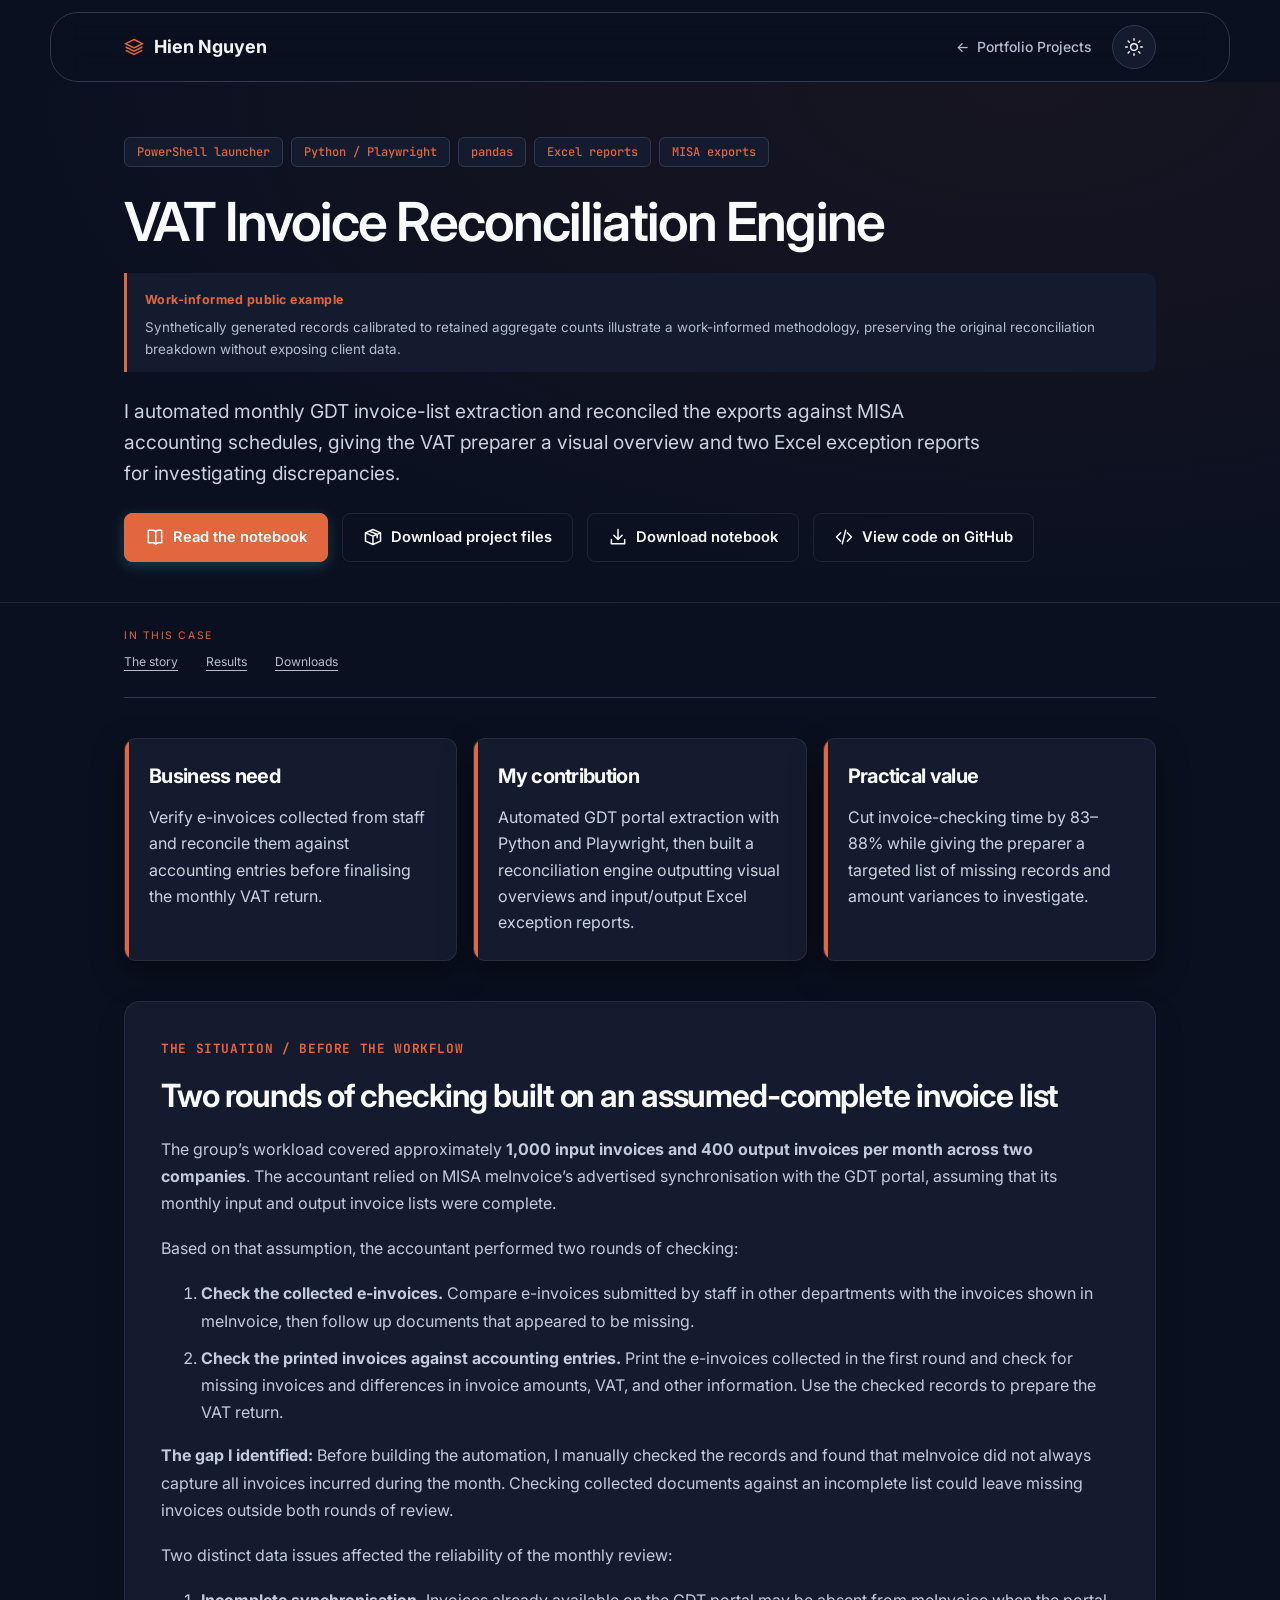
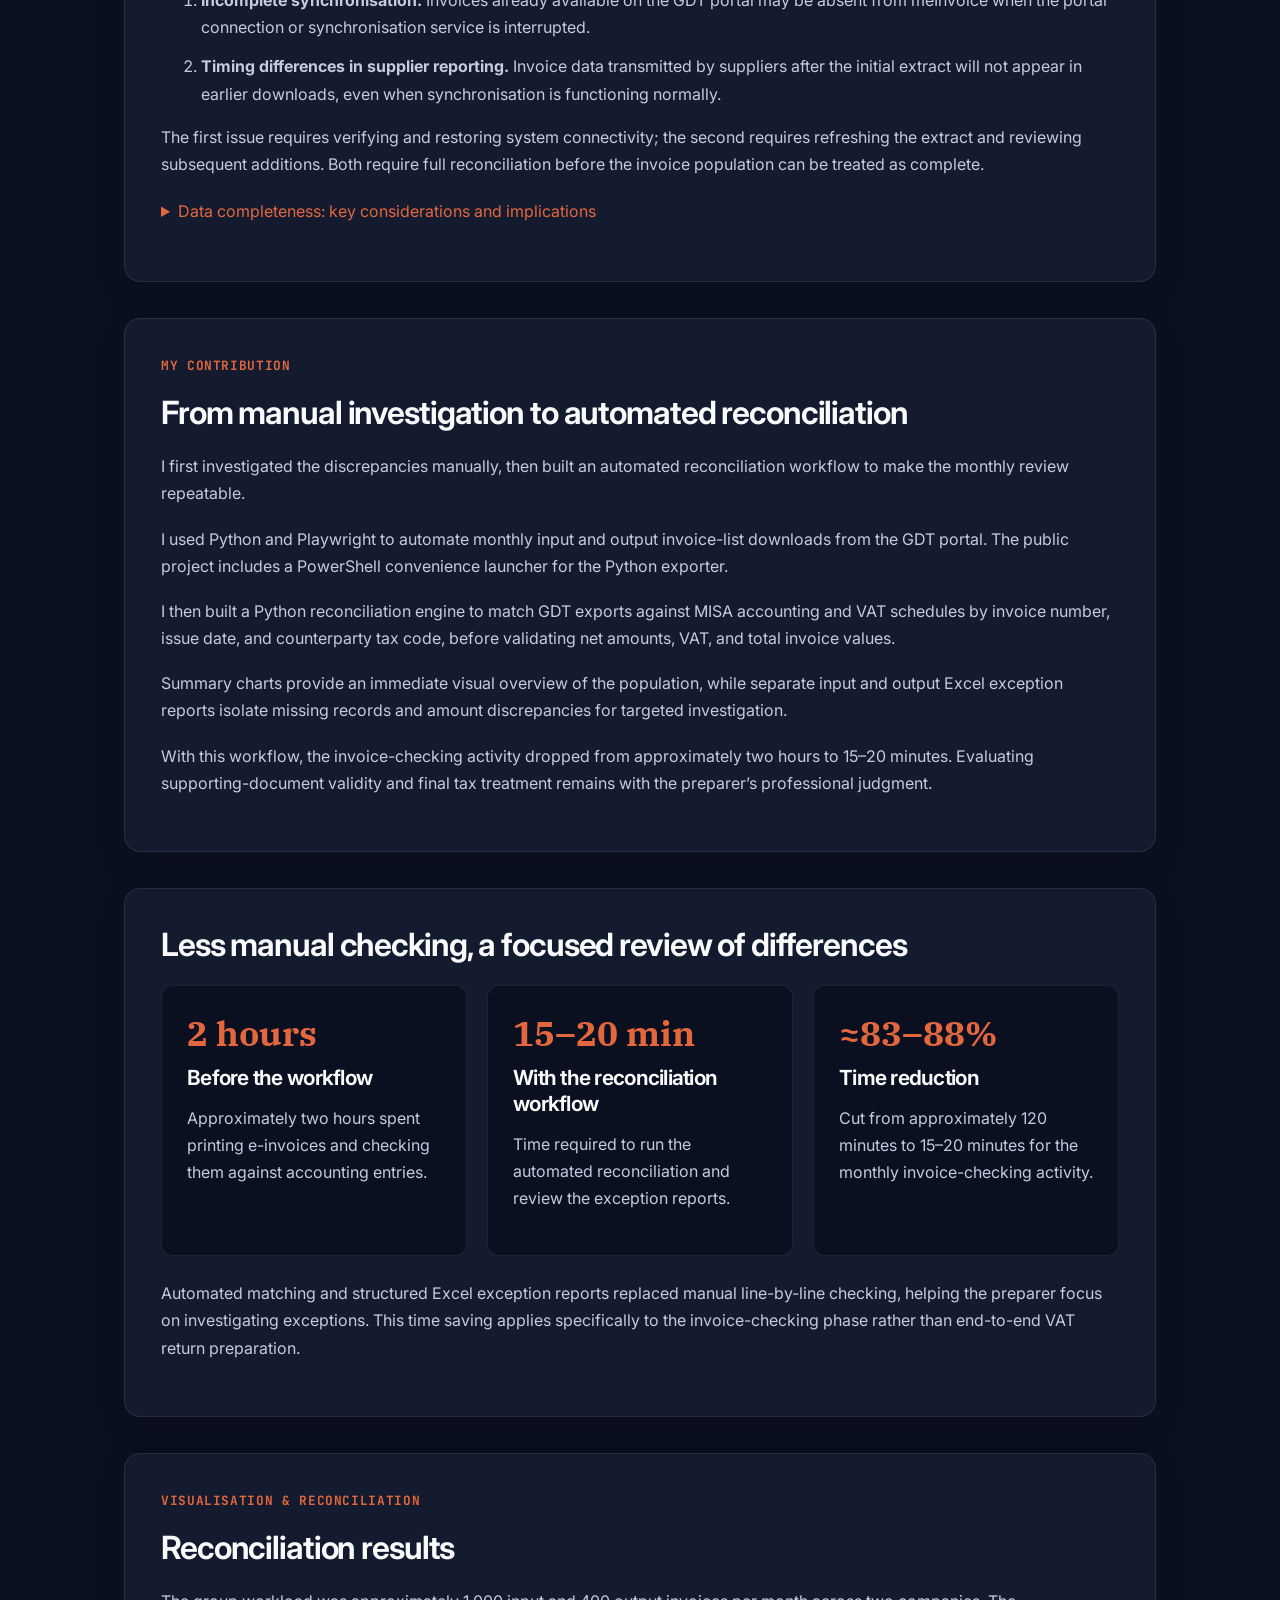
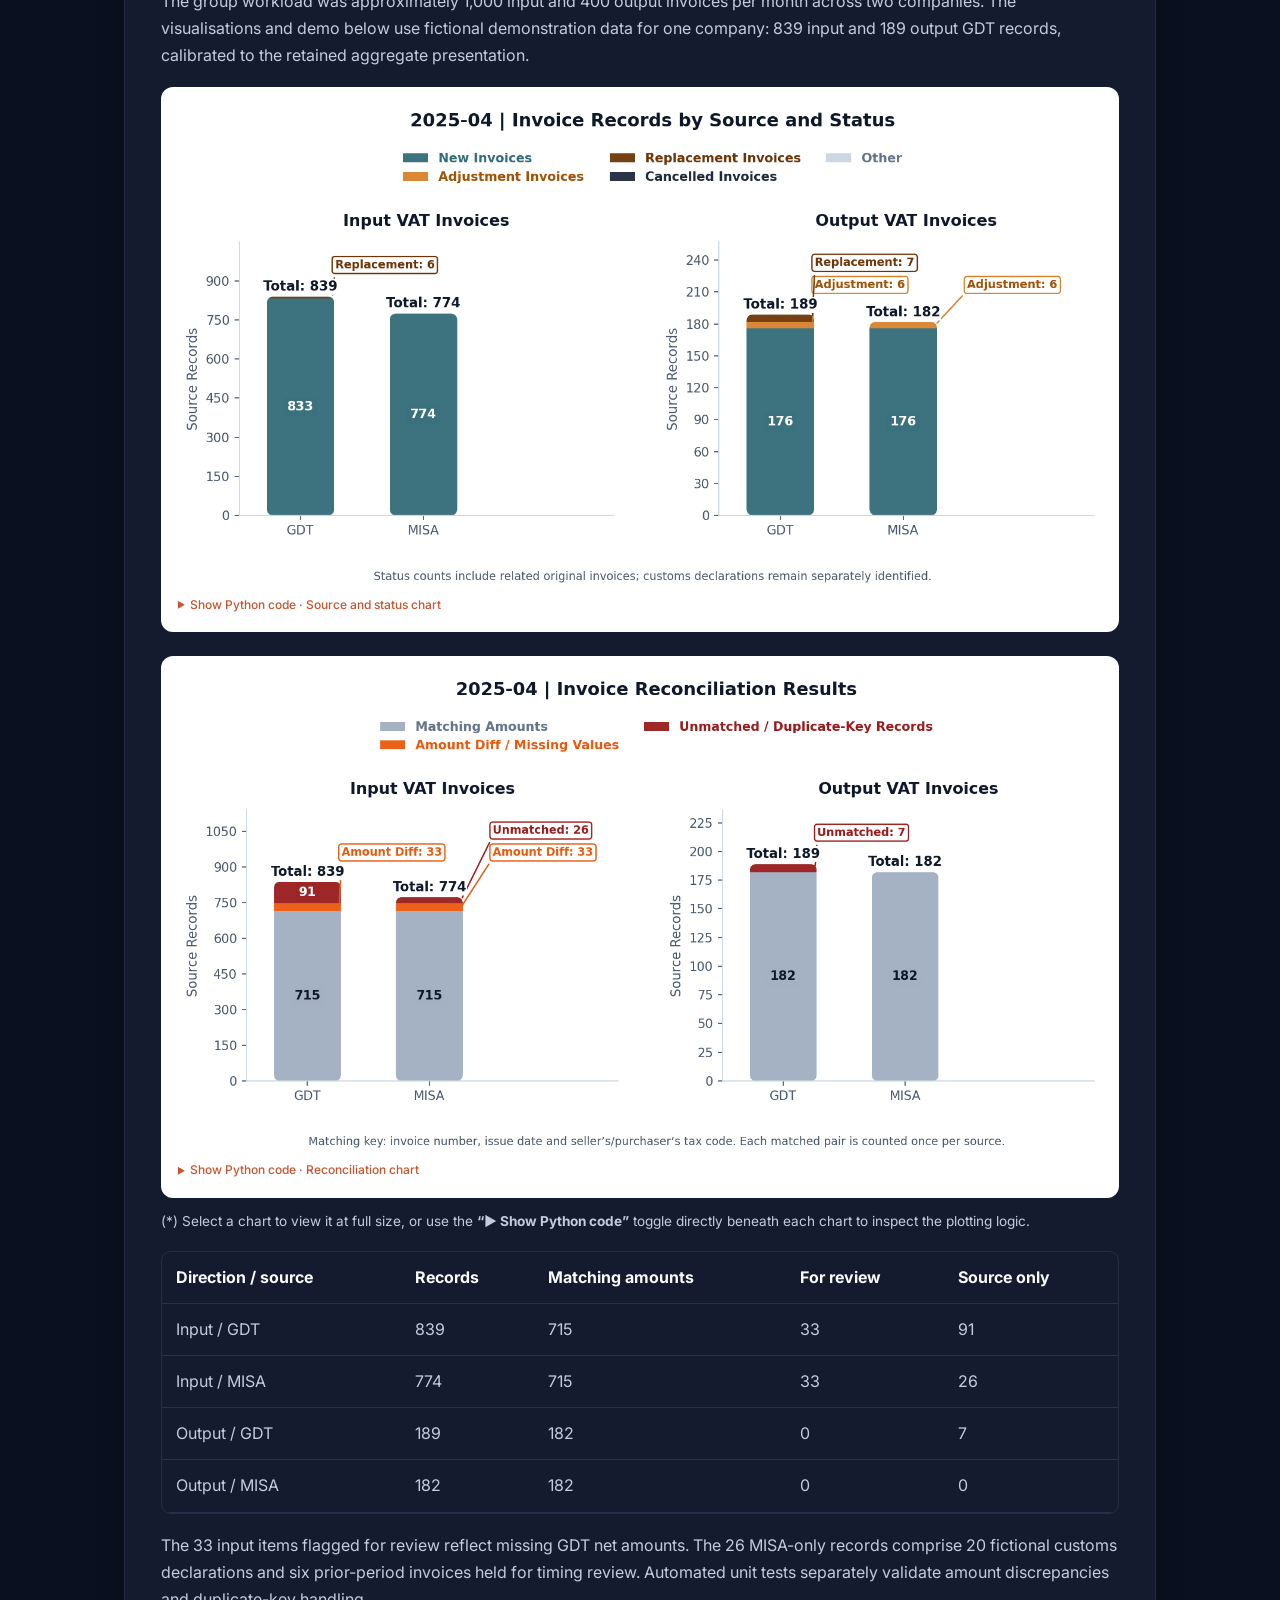
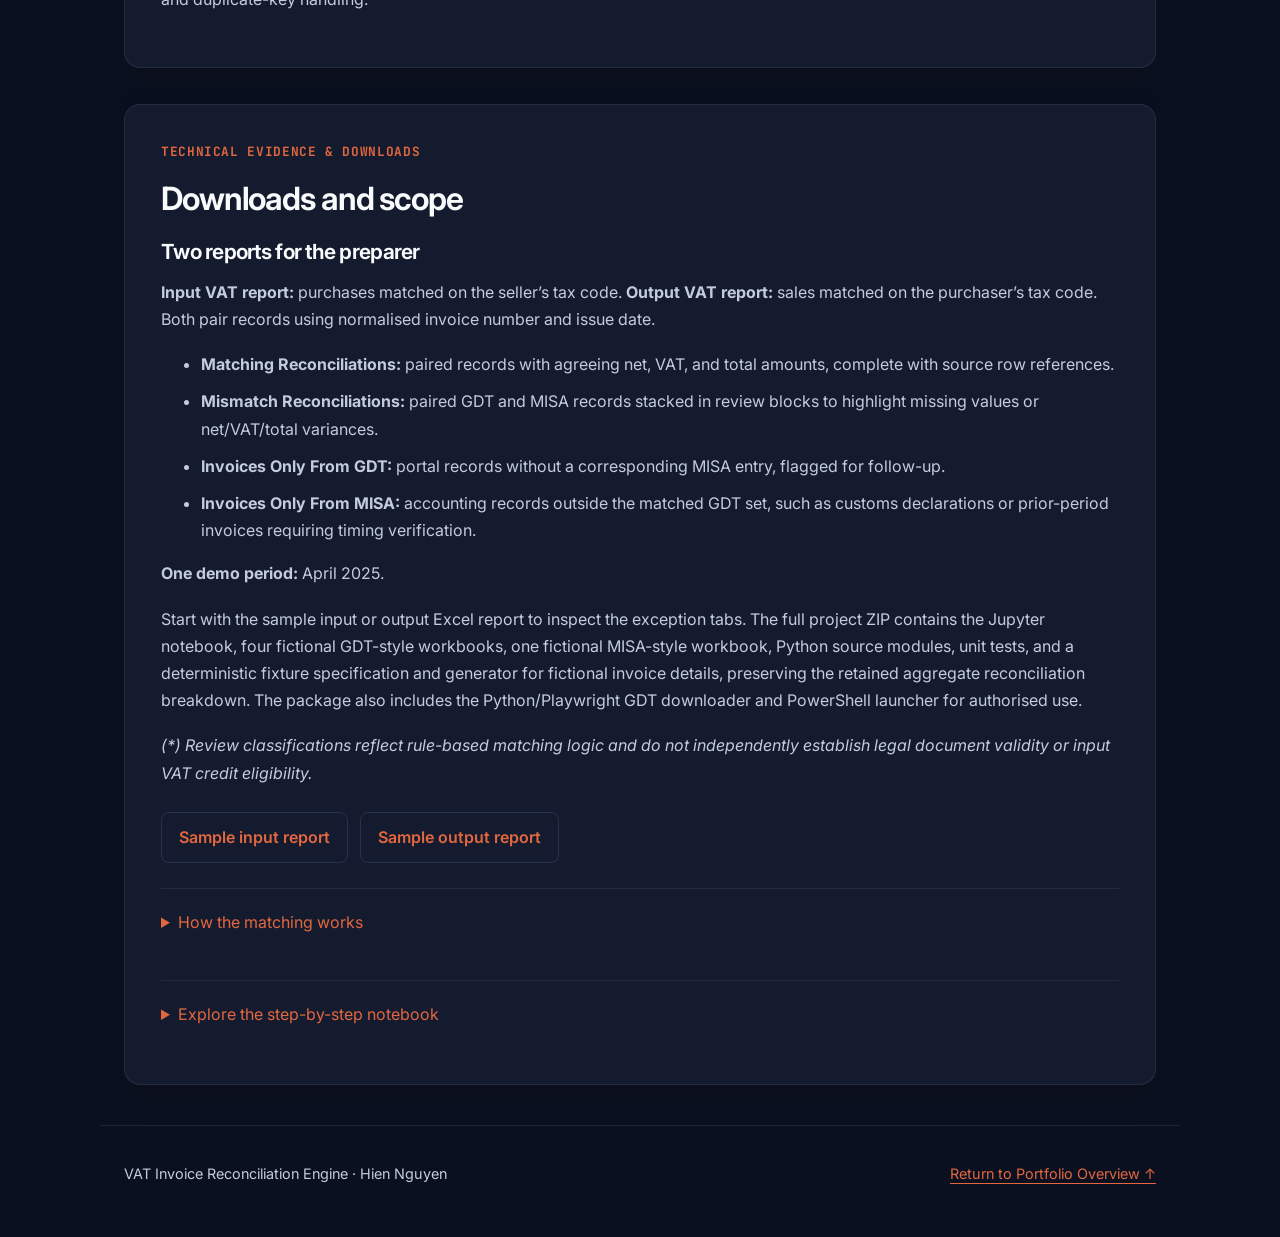
<file: vat-reconciliation.html>
<!DOCTYPE html>

<html data-theme="dark" lang="en">
<head>
<meta charset="utf-8"/>
<meta content="width=device-width, initial-scale=1" name="viewport"/>
<meta content="Python VAT invoice reconciliation: matching GDT invoice data to MISA VAT return schedules, checking amounts, and documenting exceptions. Aggregate-calibrated fictional data." name="description"/>
<title>VAT Invoice Reconciliation | Python Case Study</title>
<style>

    :root { color-scheme:dark; --bg:#080c1d; --surface:#10182e; --text:#f8fafc; --muted:#c3ccdc; --line:#27314b; --accent:#5ce1d0; }

    html[data-theme="light"] { color-scheme:light; --bg:#f7f8fa; --surface:#fff; --text:#172033; --muted:#4e5c70; --line:#dce2eb; --accent:#006f66; }

    * { box-sizing:border-box; }

    body { margin:0; background:var(--bg); color:var(--text); font:16px/1.7 system-ui,sans-serif; }

    a { color:var(--accent); text-underline-offset:4px; }

    a:focus-visible,button:focus-visible,summary:focus-visible { outline:3px solid var(--accent); outline-offset:4px; }

    .wrap { width:min(1100px,calc(100% - 40px)); margin:auto; }

    nav { display:flex; justify-content:space-between; align-items:center; padding:24px 0; border-bottom:1px solid var(--line); }

    button { background:var(--surface); border:1px solid var(--line); border-radius:8px; padding:9px 14px; color:var(--text); cursor:pointer; }

    header { padding:65px 0 42px; max-width:850px; }

    .eyebrow { color:var(--accent); font-size:.8rem; letter-spacing:.12em; text-transform:uppercase; }

    h1,h2,h3 { line-height:1.2; font-family:Georgia,serif; font-weight:500; }

    h1 { font-size:clamp(2.5rem,6vw,4.6rem); margin:20px 0; }

    h2 { font-size:2rem; margin:0 0 20px; }

    h3 { font-size:1.3rem; margin:0 0 14px; }

    p { color:var(--muted); margin:0 0 18px; }

    .lead { font-size:1.15rem; max-width:760px; }

    .badge { display:inline-block; padding:5px 12px; border:1px solid var(--line); border-radius:999px; font-size:.8rem; color:var(--muted); }

    .actions { display:flex; flex-wrap:wrap; gap:12px; margin:25px 0; }

    .button { display:inline-block; padding:11px 17px; border:1px solid var(--line); border-radius:8px; text-decoration:none; font-weight:600; }

    .button.primary { background:var(--accent); color:var(--bg); border-color:var(--accent); }

    section { padding:38px 0; border-top:1px solid var(--line); }

    .grid { display:grid; grid-template-columns:repeat(3,1fr); gap:20px; }

    .panel { padding:25px; background:var(--surface); border:1px solid var(--line); border-radius:12px; }

    .number { font-size:2rem; line-height:1.3; color:var(--text); margin-bottom:8px; }

    figure { margin:24px 0; padding:15px; background:white; border-radius:12px; }

    figure img { display:block; width:100%; height:auto; }

    .charts-grid { display:grid; grid-template-columns:1fr; gap:24px; }

    .charts-grid figure { margin:0; }

    .charts-grid a { display:block; }

    .chart-open { display:block; width:100%; background:transparent; padding:0; border:0; border-radius:0; cursor:zoom-in; }

    .chart-viewer { width:min(1500px,96vw); max-height:94vh; padding:18px; border:0; border-radius:12px; background:white; color:#172033; }

    .chart-viewer::backdrop { background:rgba(8,12,29,.8); }

    .chart-viewer img { width:100%; height:auto; display:block; }

    .chart-viewer button { display:block; margin:0 0 12px auto; background:#f3f7f8; color:#172033; border-color:#d7e7ea; }

    .chart-help { font-size:.85rem; margin-top:12px; }

    #theme-toggle { width:40px; height:40px; padding:9px; display:grid; place-items:center; }

    #theme-toggle svg { width:20px; height:20px; }

    html[data-theme="dark"] .moon-icon,html[data-theme="light"] .sun-icon { display:none; }



    figcaption { color:#536175; font-size:.85rem; padding:12px 8px 4px; }

    .table-scroll { overflow-x:auto; }

    table { width:100%; border-collapse:collapse; min-width:620px; }

    th,td { padding:12px 14px; text-align:left; border-bottom:1px solid var(--line); }

    th { color:var(--text); } td { color:var(--muted); }

    code { font: .86em/1.6 ui-monospace,monospace; }

    pre { overflow:auto; background:var(--surface); border:1px solid var(--line); border-radius:10px; padding:20px; }

    summary { cursor:pointer; color:var(--accent); margin:20px 0; }

    li { color:var(--muted); margin-bottom:10px; }

    footer { padding:36px 0 50px; color:var(--muted); font-size:.9rem; }

    @media(max-width:700px) { .grid { grid-template-columns:1fr; } header { padding-top:40px; } .wrap { width:calc(100% - 30px); } }

  </style>
<style>.charts-grid{width:100%;max-width:100%;grid-template-columns:minmax(0,1fr);position:static;transform:none}.charts-grid figure{min-width:0;box-sizing:border-box}.charts-grid img{width:100%;max-width:100%;height:auto}</style><link rel="preconnect" href="https://fonts.googleapis.com"><link rel="preconnect" href="https://fonts.gstatic.com" crossorigin><link href="https://fonts.googleapis.com/css2?family=IBM+Plex+Serif:wght@400;600;700&amp;family=Inter:wght@400;500;600;700&amp;family=JetBrains+Mono:wght@400;500&amp;display=swap" rel="stylesheet"><style>
/* Shared project presentation: matched to the existing AR case study. */
:root{--case-surface:#0e152e;--case-border:rgba(255,255,255,.08);--case-accent:#24b1b1;--case-text:#f8fafc;--case-secondary:#cbd5e1;--case-soft:#94a3b8;--case-wash:rgba(36,177,177,.15)}
html[data-theme="light"]{--case-surface:#fff;--case-border:#e2e8f0;--case-accent:#007979;--case-text:#0f172a;--case-secondary:#334155;--case-soft:#64748b;--case-wash:rgba(0,121,121,.1)}
body{font-family:Inter,system-ui,-apple-system,sans-serif;line-height:1.7;-webkit-font-smoothing:antialiased}
.wrap{width:100%;max-width:1080px;margin:0 auto;padding:0 24px}
h1,h2,h3{font-family:'IBM Plex Serif',Georgia,serif;font-weight:600;line-height:1.25;letter-spacing:-.015em}
h1{font-size:clamp(2.25rem,4.5vw,3.25rem)}h2{font-size:clamp(1.6rem,3vw,2.1rem)}
.case-nav{position:sticky;top:0;z-index:100;display:block;padding:16px 0;border-bottom:1px solid var(--case-border);background:rgba(8,12,29,.88);backdrop-filter:blur(16px)}
html[data-theme="light"] .case-nav{background:rgba(248,249,250,.88)}
.case-nav-inner{display:flex;align-items:center;justify-content:space-between;gap:16px;min-height:38px}
.case-brand{display:flex;align-items:center;gap:10px;color:var(--case-text);font-weight:700;font-size:1.125rem;text-decoration:none}.case-brand>svg{color:var(--case-accent);flex:0 0 20px;width:20px;height:20px;margin:0}.case-brand span{white-space:nowrap}
.case-nav-actions{display:flex;align-items:center;gap:20px}.case-back{display:flex;align-items:center;gap:8px;color:var(--case-soft);text-decoration:none;font-size:.875rem;font-weight:500}
.case-theme{width:38px;height:38px;display:grid;place-items:center;padding:8px;border:1px solid var(--case-border);border-radius:8px;background:transparent;color:var(--case-text)}.case-theme svg{width:19px;height:19px;margin:0}
html[data-theme="dark"] .moon-icon,html[data-theme="light"] .sun-icon{display:none}
.case-hero{max-width:none;padding:60px 0 40px;border-bottom:1px solid var(--case-border);background:linear-gradient(180deg,var(--case-wash) 0%,transparent 100%)}
.case-hero h1{margin:24px 0 16px;max-width:100%;font-weight:600}.case-hero .lead{font-size:1.2rem;line-height:1.6;max-width:860px;margin:16px 0 0;color:var(--case-secondary)}
.case-tags{display:flex;flex-wrap:wrap;gap:8px;margin:0 0 20px}.case-tag{font-family:'JetBrains Mono',Consolas,monospace;font-size:.75rem;font-weight:500;padding:4px 12px;border-radius:6px;background:var(--case-wash);color:var(--case-accent);border:1px solid rgba(36,177,177,.35)}
.case-meta{display:grid;grid-template-columns:repeat(4,minmax(0,1fr));gap:16px;background:var(--case-surface);border:1px solid var(--case-border);border-radius:12px;padding:24px;margin:36px 0 10px;box-shadow:0 12px 32px rgba(0,0,0,.12)}
.case-meta-label{font-size:.75rem;text-transform:uppercase;letter-spacing:.08em;color:var(--case-soft);margin-bottom:6px;font-weight:600}.case-meta-value{font-size:1rem;font-weight:600;color:var(--case-text)}
.case-hero .actions{display:flex;gap:14px;flex-wrap:wrap;margin:24px 0 0}.case-hero .button{display:inline-flex;align-items:center;gap:8px;background:transparent;color:var(--case-text);border:1px solid var(--case-border);padding:11px 20px;border-radius:8px;font-size:.92rem;font-weight:600;text-decoration:none}.case-hero .button.primary{background:var(--case-accent);border-color:var(--case-accent);color:white;box-shadow:0 4px 14px rgba(36,177,177,.3)}
.case-hero .notice{margin-top:24px;max-width:100%;font-size:.82rem}.case-hero .notice p{margin:0}.case-footer{max-width:1080px;margin:40px auto 0;border-top:1px solid var(--case-border);padding:36px 24px 50px;display:flex;justify-content:space-between;gap:16px;flex-wrap:wrap}.case-footer a{color:var(--case-accent)}
main>.section,main>section{scroll-margin-top:90px}.metric{border-color:var(--case-border);position:relative;overflow:hidden;border-radius:12px}.metric:before{content:'';position:absolute;left:0;top:0;width:4px;height:100%;background:var(--case-accent)}.metric .number{font-family:'IBM Plex Serif',Georgia,serif;color:var(--case-accent);font-weight:700}
@media(max-width:768px){.case-meta{grid-template-columns:1fr 1fr}.case-nav-actions{gap:12px}.case-back{font-size:.75rem}.case-brand{font-size:1rem}.case-hero{padding:40px 0 30px}.case-hero .actions{gap:10px}.case-hero .button{padding:10px 14px;font-size:.83rem}}
@media(max-width:480px){.case-meta{grid-template-columns:1fr}.wrap{padding:0 20px}.case-hero .actions{flex-direction:column;align-items:stretch}.case-hero .button{justify-content:center}.case-back{max-width:115px}}
@media print{.case-nav,.case-hero .actions{display:none}.case-hero{padding:20px 0;background:none}.case-meta{box-shadow:none}.case-meta-value{color:#172033}}

main>section{background:var(--case-surface);border:1px solid var(--case-border);border-radius:16px;padding:36px;margin:36px 0;box-shadow:0 12px 32px rgba(0,0,0,.12)}main>section:first-child{padding:0;border:0;background:none;box-shadow:none}.panel{background:var(--bg);border-color:var(--case-border);position:relative;overflow:hidden}.panel .number{font-family:'IBM Plex Serif',Georgia,serif;font-size:2.2rem;font-weight:700;color:var(--case-accent)}main>section:first-child .panel:before{content:'';position:absolute;left:0;top:0;height:100%;width:4px;background:var(--case-accent)}.table-scroll{border:1px solid var(--case-border);border-radius:10px}.charts-grid figure{border:1px solid var(--case-border)}@media(max-width:768px){main>section{padding:24px}}
</style><link rel="icon" type="image/png" href="portfolio-monogram.png">
<link rel="stylesheet" href="portfolio-case.css?v=20261019-details"/>
<style id="vat-story-style">
.vat-contribution .grid {grid-template-columns:repeat(3,minmax(0,1fr));}
.vat-contribution h2 {font-family:Inter,system-ui,sans-serif;font-size:1.25rem;line-height:1.35;font-weight:700;color:var(--case-accent);margin:0 0 14px;}
.vat-contribution p {margin:0;font-size:1rem;line-height:1.65;}
.vat-technical {margin-top:24px;border-top:1px solid var(--case-border);}
.vat-chart-code {margin:16px 0 0;padding:0 12px;border:1px solid #dce2eb;border-radius:8px;background:#fff;color:#172033;}
.vat-chart-code summary {display:flex;align-items:center;gap:10px;color:#a63e20;font-weight:600;list-style:none;}
.vat-chart-code summary::-webkit-details-marker {display:none;}
.vat-chart-code p {color:#4e5c70;font-size:.9rem;}
.vat-chart-code a {color:#a63e20;}
.vat-chart-code h3 {color:#172033;font-size:1rem;}
.vat-chart-code pre {max-height:420px;overflow:auto;background:#f7f8fa;color:#172033;border-color:#dce2eb;}
.vat-code-arrow {display:inline-block;font-size:1.2rem;}
.vat-chart-code[open] .vat-code-arrow {transform:rotate(180deg);}
@media(max-width:760px){.vat-contribution .grid{grid-template-columns:1fr;}}
</style>
<style id="vat-revision2-style">
/* AR heading colours, scoped to this VAT document. */
body{--vat-heading:#F8FAFC}html[data-theme="light"] body{--vat-heading:#0F172A}
h1,h2,h3,h4{color:var(--vat-heading)!important}
.vat-chart-code h3{color:#172033!important}
.vat-tool{display:inline-flex;align-items:center;gap:7px}
.vat-brand{display:inline-flex;width:20px;height:20px;flex:0 0 20px;align-items:center;justify-content:center;padding:2px;background:#fff;border-radius:4px}
.vat-brand img{display:block;width:100%;height:100%;object-fit:contain}.vat-brand-wide{width:30px;flex-basis:30px}
.vat-chart-code summary{min-height:44px;border-radius:6px;padding:10px 8px;background:#f9f4ee;line-height:1.5}
.vat-chart-code summary:hover{background:#f4e7dc}.vat-code-arrow{font-size:1.5rem;font-weight:700;flex:0 0 22px}
</style>
<style id="vat-ar-alignment">
main>section.vat-contribution{padding:0;border:0;background:none;box-shadow:none;margin:40px 0}
.vat-contribution .grid{gap:16px}
.vat-contribution .panel{padding:24px;background:var(--case-surface);border:1px solid rgba(255,255,255,.08);border-radius:12px;box-shadow:0 12px 32px rgba(0,0,0,.4)}
.vat-contribution .panel::before{content:'';position:absolute;top:0;left:0;width:4px;height:100%;background:var(--case-accent)}
.vat-contribution h2{font-size:1.25rem;font-weight:700;line-height:1.35;margin:0 0 14px}
.vat-contribution p{font-size:1rem;line-height:1.65;color:#CBD5E1;margin:0}
html[data-theme="light"] .vat-contribution .panel{border-color:#E2E8F0;box-shadow:0 10px 25px rgba(0,0,0,.06)}
html[data-theme="light"] .vat-contribution p{color:#334155}
.case-contents{justify-content:flex-start;gap:8px 28px}
.case-contents>span{flex:0 0 100%}
.case-contents a{flex:0 0 auto}
.vat-action-icon{flex:0 0 20px;width:20px;height:20px}
.case-hero .evidence-note{max-width:100%;margin:20px 0 24px}
.case-hero .evidence-note strong{color:var(--case-accent)}
.case-hero .evidence-note p{margin:5px 0 0}
</style>
<style id="vat-story-refinement">
.vat-story-box .phase-badge{font-family:'JetBrains Mono',monospace;font-size:.8rem;font-weight:700;text-transform:uppercase;letter-spacing:.05em;color:var(--case-accent);margin-bottom:16px}
.vat-chart-code{padding:0;border:0;background:transparent;margin-top:12px}
.vat-chart-code summary{display:flex;gap:7px;min-height:0;padding:6px 0;background:transparent;color:#C9542E;font-size:.95rem;font-weight:500;line-height:1.5}
.vat-chart-code summary:hover{background:transparent;color:#A8431F;text-decoration:underline}
.vat-chart-code .vat-code-arrow{font-size:.7rem;flex:0 0 auto;color:inherit}
.vat-chart-code[open] .vat-code-arrow{transform:rotate(90deg)}
</style>
<style id="vat-context-refinement">
.vat-results-label{font-family:'JetBrains Mono',monospace;font-size:.8rem;font-weight:700;letter-spacing:.05em;text-transform:uppercase;color:var(--case-accent);margin-bottom:16px}
.charts-grid figcaption{font-size:.75rem;line-height:1.35;padding:4px 0 0;margin:0}
.charts-grid .vat-chart-code{margin:2px 0 0;padding:0}
.charts-grid .vat-chart-code summary{font-size:.75rem;line-height:1.35;padding:3px 0;gap:5px;margin:0}
.charts-grid .vat-chart-code .vat-code-arrow{font-size:.55rem}
.vat-technical pre{font-size:.8rem;line-height:1.5;padding:16px;white-space:pre;}
.vat-technical pre code{font-size:inherit;line-height:inherit}
.vat-context-note{margin-top:16px}.vat-context-note summary{color:var(--case-accent)}
</style>
<style>.vat-scope-note,.vat-regulatory-date{font-size:.75rem;line-height:1.5;color:var(--case-secondary)}.vat-scope-note{margin:8px 0 12px}.vat-data-issues li+li{margin-top:12px}</style>
<style>.vat-ref{font-size:.7em;line-height:0;vertical-align:super;margin-left:3px}.vat-ref a{text-decoration:none}.vat-references{font-size:.75rem;line-height:1.5;margin-top:16px;padding-top:12px;border-top:1px solid var(--line)}.vat-references ol{margin:6px 0 0;padding-left:24px}.vat-references li+li{margin-top:5px}.vat-references li,.vat-ref{scroll-margin-top:110px}</style>
</head>
<body>
<a class="case-skip" href="#case-content">Skip to case study</a><nav class="case-nav" aria-label="Project navigation"><div class="wrap case-nav-inner"><a class="case-brand" href="index.html"><svg aria-hidden="true" width="20" height="20" viewBox="0 0 24 24" fill="none" stroke="currentColor" stroke-width="1.8"><path d="m12 3 10 5-10 5L2 8l10-5Zm-10 9 10 5 10-5M2 16l10 5 10-5"/></svg><span>Hien Nguyen</span></a><div class="case-nav-actions"><a class="case-back" href="index.html#projects"><span aria-hidden="true">←</span> Portfolio Projects</a><button class="case-theme" id="theme-toggle" aria-label="Switch to light mode" title="Switch colour theme" type="button"><svg aria-hidden="true" class="sun-icon" fill="none" stroke="currentColor" stroke-linecap="round" stroke-width="1.7" viewBox="0 0 24 24"><circle cx="12" cy="12" r="4"/><path d="M12 2v2m0 16v2M2 12h2m16 0h2M4.93 4.93l1.42 1.42m11.3 11.3 1.42 1.42M4.93 19.07l1.42-1.42m11.3-11.3 1.42-1.42"/></svg><svg aria-hidden="true" class="moon-icon" fill="none" stroke="currentColor" stroke-width="1.7" viewBox="0 0 24 24"><path d="M20.9 13A9 9 0 0 1 11 3.1 9 9 0 1 0 20.9 13Z"/></svg></button></div></div></nav><header class="case-hero"><div class="wrap"><div class="case-tags"><span class="case-tag vat-tool">PowerShell launcher</span><span class="case-tag vat-tool">Python / Playwright</span><span class="case-tag vat-tool">pandas</span><span class="case-tag vat-tool">Excel reports</span><span class="case-tag vat-tool">MISA exports</span></div><h1>VAT Invoice Reconciliation Engine</h1><aside class="evidence-note"><strong>Work-informed public example</strong><p>Synthetically generated records calibrated to retained aggregate counts illustrate a work-informed methodology, preserving the original reconciliation breakdown without exposing client data.</p></aside><p class="lead">I automated monthly GDT invoice-list extraction and reconciled the exports against MISA accounting schedules, giving the VAT preparer a visual overview and two Excel exception reports for investigating discrepancies.</p><div class="actions">
<a class="button primary" href="VAT_Reconciliation_Demo.html"><svg class="vat-action-icon" aria-hidden="true" focusable="false" width="20" height="20" viewBox="0 0 24 24" fill="none" stroke="currentColor" stroke-width="1.8" stroke-linecap="round" stroke-linejoin="round"><path d="M4 4h6a3 3 0 0 1 3 3v14a4 4 0 0 0-4-2H4V4Zm16 0h-4a3 3 0 0 0-3 3v14a4 4 0 0 1 4-2h3V4Z"/></svg>Read the notebook</a>
<a class="button" download="" href="vat-reconciliation-demo.zip"><svg class="vat-action-icon" aria-hidden="true" focusable="false" width="20" height="20" viewBox="0 0 24 24" fill="none" stroke="currentColor" stroke-width="1.8" stroke-linecap="round" stroke-linejoin="round"><path d="m3 7 9-4 9 4v10l-9 4-9-4V7Zm0 0 9 4 9-4M12 11v10M8 5l9 4v4"/></svg>Download project files</a>
<a class="button" download="" href="VAT_Reconciliation_Demo.ipynb"><svg class="vat-action-icon" aria-hidden="true" focusable="false" width="20" height="20" viewBox="0 0 24 24" fill="none" stroke="currentColor" stroke-width="1.8" stroke-linecap="round" stroke-linejoin="round"><path d="M12 3v12m-5-5 5 5 5-5M4 15v5h16v-5"/></svg>Download notebook</a>
<a class="button" href="https://github.com/ntxhien25/vat-invoice-reconciliation" rel="noopener noreferrer" target="_blank"><svg class="vat-action-icon" aria-hidden="true" focusable="false" width="20" height="20" viewBox="0 0 24 24" fill="none" stroke="currentColor" stroke-width="1.8" stroke-linecap="round" stroke-linejoin="round"><path d="m8 7-5 5 5 5m8-10 5 5-5 5M14 4l-4 16"/></svg>View code on GitHub</a>
</div></div></header><main class="wrap" id="case-content"><nav class="case-contents" aria-label="On this page"><span>IN THIS CASE</span><a href="#business-context">The story</a><a href="#case-section-5">Results</a><a href="#downloads">Downloads</a></nav>

<section aria-label="My contribution at a glance" class="vat-contribution">
<div class="grid">
<div class="panel"><h2>Business need</h2><p>Verify e-invoices collected from staff and reconcile them against accounting entries before finalising the monthly VAT return.</p></div>
<div class="panel"><h2>My contribution</h2><p>Automated GDT portal extraction with Python and Playwright, then built a reconciliation engine outputting visual overviews and input/output Excel exception reports.</p></div>
<div class="panel"><h2>Practical value</h2><p>Cut invoice-checking time by 83–88% while giving the preparer a targeted list of missing records and amount variances to investigate.</p></div>
</div></section>
<section aria-labelledby="business-context" class="vat-story-box">
<div class="phase-badge">The situation / Before the workflow</div>
<h2 id="business-context">Two rounds of checking built on an assumed-complete invoice list</h2>
<p>The group’s workload covered approximately <strong>1,000 input invoices and 400 output invoices per month across two companies</strong>. The accountant relied on MISA meInvoice’s advertised synchronisation with the GDT portal, assuming that its monthly input and output invoice lists were complete.</p>
<p>Based on that assumption, the accountant performed two rounds of checking:</p>
<ol><li><strong>Check the collected e-invoices.</strong> Compare e-invoices submitted by staff in other departments with the invoices shown in meInvoice, then follow up documents that appeared to be missing.</li>
<li><strong>Check the printed invoices against accounting entries.</strong> Print the e-invoices collected in the first round and check for missing invoices and differences in invoice amounts, VAT, and other information. Use the checked records to prepare the VAT return.</li></ol>
<p><strong>The gap I identified:</strong> Before building the automation, I manually checked the records and found that meInvoice did not always capture all invoices incurred during the month. Checking collected documents against an incomplete list could leave missing invoices outside both rounds of review.</p>
<p>Two distinct data issues affected the reliability of the monthly review:</p>
<ol class="vat-data-issues"><li><strong>Incomplete synchronisation.</strong> Invoices already available on the GDT portal may be absent from meInvoice when the portal connection or synchronisation service is interrupted.</li>
<li><strong>Timing differences in supplier reporting.</strong> Invoice data transmitted by suppliers after the initial extract will not appear in earlier downloads, even when synchronisation is functioning normally.</li></ol>
<p>The first issue requires verifying and restoring system connectivity; the second requires refreshing the extract and reviewing subsequent additions. Both require full reconciliation before the invoice population can be treated as complete.</p>
<details class="vat-context-note"><summary>Data completeness: key considerations and implications</summary>
<p><strong>1. System connectivity.</strong> MISA’s technical guidance identifies lost connectivity with the tax authority’s portal as a cause of interrupted invoice synchronisation. The preparer should confirm that synchronisation has completed and investigate discrepancies between portal records and software extracts. <sup class="vat-ref" id="vat-ref-1"><a href="#vat-source-1" aria-label="Reference 1">[1]</a></sup></p>
<p><strong>2. Timing of invoice-data transmission.</strong> An invoice’s issue date and the date its data becomes available on the tax authority’s system may differ. Under the 2025 framework, specified suppliers could transmit invoice data up to the applicable VAT return filing deadline. Consequently, an extract taken before that cut-off might omit subsequently reported invoices. While the 20th of the following month is generally the monthly VAT filing deadline, it is not a universal cut-off for invoice issuance or portal upload. <sup class="vat-ref" id="vat-ref-2"><a href="#vat-source-2" aria-label="Reference 2">[2]</a></sup><sup class="vat-ref" id="vat-ref-3"><a href="#vat-source-3" aria-label="Reference 3">[3]</a></sup></p>
<p><strong>Implications for the company.</strong> A completed synchronisation does not, by itself, guarantee a complete invoice population. Before finalising the VAT return, the preparer should reconcile the latest GDT portal data against supplier invoices and accounting records, investigate exceptions, and retain evidence of the review.</p>
<p class="vat-regulatory-date"><strong>(*) Regulatory context.</strong> The Decree 70/2025/NĐ-CP discussion above reflects the framework effective from 1 June 2025; it does not apply retrospectively to the fictional April 2025 demonstration period. Decree 254/2026/NĐ-CP and Circular 91/2026/TT-BTC updated the framework from 1 July 2026. Practitioners should apply the rules governing the relevant supplier, invoice type and reporting period. <sup class="vat-ref" id="vat-ref-4"><a href="#vat-source-4" aria-label="Reference 4">[4]</a></sup></p>
<aside class="vat-references" aria-label="References"><strong>References</strong><ol><li id="vat-source-1"><a href="#vat-ref-1" aria-label="Back to reference 1">↑</a> <a href="https://helpact.misa.vn/kb/lam-the-nao-khi-dich-vu-xu-ly-hoa-don-dau-vao-mat-ket-noi-voi-cqt/" target="_blank" rel="noopener noreferrer">MISA technical guidance: interrupted connection to the tax portal</a>.</li><li id="vat-source-2"><a href="#vat-ref-2" aria-label="Back to reference 2">↑</a> <a href="https://baochinhphu.vn/nhung-noi-dung-moi-cua-nghi-dinh-so-70-2025-nd-cp-ve-hoa-don-chung-tu-102250903091616929.htm" target="_blank" rel="noopener noreferrer">2025 regulatory guidance: Decree 70/2025/NĐ-CP</a>.</li><li id="vat-source-3"><a href="#vat-ref-3" aria-label="Back to reference 3">↑</a> <a href="https://www.pwc.com/vn/en/publications/2025/250416-changes-to-invoicing-regulations.pdf" target="_blank" rel="noopener noreferrer">PwC Vietnam NewsBrief, April 2025</a> (The filing-deadline provision discussed here concerns qualifying foreign suppliers who register to use e-invoices.).</li><li id="vat-source-4"><a href="#vat-ref-4" aria-label="Back to reference 4">↑</a> <a href="https://vanban.chinhphu.vn/?classid=1&amp;docid=218689&amp;pageid=27160" target="_blank" rel="noopener noreferrer">Official government record: Decree 254/2026/NĐ-CP, effective 1 July 2026</a>; <a href="https://xaydungchinhsach.chinhphu.vn/nhung-diem-moi-cua-nghi-dinh-254-2026-nd-cp-va-thong-tu-91-2026-tt-btc-ve-hoa-don-dien-tu-chung-tu-dien-tu-119260717143502375.htm" target="_blank" rel="noopener noreferrer">Tax authority overview, including Circular 91/2026/TT-BTC</a>.</li></ol></aside>
</details>
</section>
<section aria-labelledby="my-contribution" class="vat-story-box">
<div class="phase-badge">My contribution</div>
<h2 id="my-contribution">From manual investigation to automated reconciliation</h2>
<p>I first investigated the discrepancies manually, then built an automated reconciliation workflow to make the monthly review repeatable.</p>
<p>I used Python and Playwright to automate monthly input and output invoice-list downloads from the GDT portal. The public project includes a PowerShell convenience launcher for the Python exporter.</p>
<p>I then built a Python reconciliation engine to match GDT exports against MISA accounting and VAT schedules by invoice number, issue date, and counterparty tax code, before validating net amounts, VAT, and total invoice values.</p>
<p>Summary charts provide an immediate visual overview of the population, while separate input and output Excel exception reports isolate missing records and amount discrepancies for targeted investigation.</p>
<p>With this workflow, the invoice-checking activity dropped from approximately two hours to 15–20 minutes. Evaluating supporting-document validity and final tax treatment remains with the preparer’s professional judgment.</p>
</section>


<section>
<h2 id="case-section-4">Less manual checking, a focused review of differences</h2>
<div class="grid" style="margin-bottom:24px">
<div class="panel"><div class="number">2 hours</div><h3>Before the workflow</h3><p>Approximately two hours spent printing e-invoices and checking them against accounting entries.</p></div>
<div class="panel"><div class="number">15–20 min</div><h3>With the reconciliation workflow</h3><p>Time required to run the automated reconciliation and review the exception reports.</p></div>
<div class="panel"><div class="number">≈83–88%</div><h3>Time reduction</h3><p>Cut from approximately 120 minutes to 15–20 minutes for the monthly invoice-checking activity.</p></div>
</div>
<p>Automated matching and structured Excel exception reports replaced manual line-by-line checking, helping the preparer focus on investigating exceptions. This time saving applies specifically to the invoice-checking phase rather than end-to-end VAT return preparation.</p>
</section>
<section>
<div class="phase-badge vat-results-label">Visualisation &amp; reconciliation</div>
<h2 id="case-section-5">Reconciliation results</h2>
<p>The group workload was approximately 1,000 input and 400 output invoices per month across two companies. The visualisations and demo below use fictional demonstration data for one company: 839 input and 189 output GDT records, calibrated to the retained aggregate presentation.</p>
<div class="charts-grid">
<figure><a aria-label="Open invoice status chart at full size" href="assets/portfolio-evidence-2.png" rel="noopener noreferrer" target="_blank"><img alt="Illustrative input invoices: GDT 839, MISA 774. Output invoices: GDT 189, MISA 182." src="assets/portfolio-evidence-2.png" width="1543" height="816"/></a><details class="vat-chart-code"><summary><span class="vat-code-arrow" aria-hidden="true">▶</span> Show Python code · Source and status chart</summary>
<p>Runs against the public project module and packaged synthetic inputs to display the chart without overwriting the approved figure. The plotting function below is excerpted directly from <code>vat_reconciliation.py</code>, where its constants and helper functions are defined.</p>
<pre tabindex="0" aria-label="Python example for source and status chart"><code>from pathlib import Path
import json
import matplotlib.pyplot as plt
import vat_reconciliation as vr

# Run from a separate copy of the extracted public project.
root = Path.cwd()
month = &#x27;2025-04&#x27;
tax_code = json.loads((root / &#x27;demo_config.json&#x27;).read_text())[&#x27;tax_code&#x27;]
gdt, diagnostics = vr.load_gdt_folder(root, month, tax_code)
if not diagnostics.status.eq(&#x27;loaded&#x27;).all():
    raise ValueError(&#x27;All four GDT source files are required.&#x27;)
misa = vr.read_misa(root / &#x27;MISA_VAT_Return_Schedules.xlsx&#x27;, month)
overview = vr.source_status_overview(gdt, misa)
figure = vr.plot_comparison(overview, month)
plt.show()</code></pre>
<p><a href="https://github.com/ntxhien25/vat-invoice-reconciliation/blob/f0dd77708ffc150f00ff0eb99af1b5c5dbeb4591/vat_reconciliation.py" target="_blank" rel="noopener noreferrer">View the complete source and dependencies on GitHub</a></p>
<h3>Drawing the chart</h3><pre tabindex="0" aria-label="Matplotlib drawing function"><code>def plot_comparison(overview, month, matching=False, palette=&quot;modern&quot;):
    &quot;&quot;&quot;Matplotlib source-level counts; review records are not labelled tax errors.&quot;&quot;&quot;
    import matplotlib.pyplot as plt
    import numpy as np
    from matplotlib.colors import to_rgb
    columns = [&#x27;Matched Invoices&#x27;, &#x27;Amount Differences / Missing Values&#x27;, &#x27;Unmatched / Duplicate-Key Records&#x27;] if matching else list(STATUS_LABELS.values())
    if palette not in STATUS_PALETTES:raise ValueError(f&#x27;Unknown invoice-status palette: {palette}&#x27;)
    colors = [&#x27;#237C73&#x27;, &#x27;#D99332&#x27;, &#x27;#527DA8&#x27;] if matching else [STATUS_PALETTES[palette][column] for column in columns]
    opacity = .95 if palette == &#x27;modern&#x27; else 1
    if matching and palette == &#x27;modern&#x27;:
        colors = [&#x27;#A0AEC0&#x27;, &#x27;#EA580C&#x27;, &#x27;#991B1B&#x27;]
    fig, axes = plt.subplots(1, 2, figsize=(11.5, 5.0), facecolor=&#x27;#FFFFFF&#x27;)
    for axis, name in zip(axes, [&#x27;Input VAT Invoices&#x27;, &#x27;Output VAT Invoices&#x27;]):
        axis.set_facecolor(&#x27;#FFFFFF&#x27;)
        data = overview.loc[overview[&#x27;Invoice Type&#x27;].eq(name)].set_index(&#x27;Source&#x27;).reindex([&#x27;GDT&#x27;, &#x27;MISA&#x27;])
        bottom = np.zeros(2)
        maximum = max(float(data[columns].sum(axis=1).max()), 1)
        small_segments = []
        for column, color in zip(columns, colors):
            values = data[column].to_numpy(dtype=float)
            legend_label = &#x27;Matching Amounts&#x27; if matching and column == &#x27;Matched Invoices&#x27; else column
            if matching and column == &#x27;Amount Differences / Missing Values&#x27;:legend_label=&#x27;Amount Diff / Missing Values&#x27;
            bars = axis.bar([&#x27;GDT&#x27;, &#x27;MISA&#x27;], values, bottom=bottom, label=legend_label, color=color, alpha=opacity, edgecolor=&#x27;none&#x27;, width=.55)
            r, g, b = to_rgb(color)
            lum = 0.2126*r + 0.7152*g + 0.0722*b
            inner_text_c = &#x27;#0F172A&#x27; if lum &gt; 0.65 else &#x27;#FFFFFF&#x27;
            for x, (bar, value) in enumerate(zip(bars, values)):
                if not value:continue
                center = bar.get_y() + bar.get_height() / 2
                if value &lt; maximum * .04:
                    short = {&#x27;Amount Differences / Missing Values&#x27;: &#x27;Amount Diff&#x27;, &#x27;Unmatched / Duplicate-Key Records&#x27;: &#x27;Unmatched&#x27;, &#x27;Matched Invoices&#x27;: &#x27;Matched&#x27;}.get(column, column.replace(&#x27; Invoices&#x27;, &#x27;&#x27;))
                    label_color = &#x27;#64748B&#x27; if column in [&#x27;Other&#x27;, &#x27;Matched Invoices&#x27;] or color in [&#x27;#CBD5E1&#x27;, &#x27;#A0AEC0&#x27;] else (&#x27;#A05206&#x27; if color == &#x27;#D9822B&#x27; else color)
                    small_segments.append((x, center, f&#x27;{short}: {int(value)}&#x27;, color, label_color))
                else:
                    axis.text(x, center, str(int(value)), ha=&#x27;center&#x27;, va=&#x27;center&#x27;, fontsize=9.5,
                              color=inner_text_c, fontweight=&#x27;bold&#x27;,
                              bbox={&#x27;facecolor&#x27;: color, &#x27;alpha&#x27;: 0.15, &#x27;edgecolor&#x27;: &#x27;none&#x27;, &#x27;pad&#x27;: 2, &#x27;boxstyle&#x27;: &#x27;round,pad=0.25&#x27;})
            bottom += values
        for x, total in enumerate(bottom):
            axis.text(x, total + max(bottom.max() * .028, .4), f&#x27;Total: {int(total)}&#x27;, ha=&#x27;center&#x27;, fontsize=10, fontweight=&#x27;bold&#x27;, color=&#x27;#0F172A&#x27;,zorder=6,bbox={&#x27;facecolor&#x27;:&#x27;white&#x27;,&#x27;edgecolor&#x27;:&#x27;none&#x27;,&#x27;pad&#x27;:.8})
        slots = {0: 0, 1: 0}
        for x, center, label, color, label_color in small_segments:
            level = slots[x];slots[x] += 1
            callout_x = 0.28 if x == 0 else 1.52
            axis.annotate(label, xy=(x + .26, center), xytext=(callout_x, maximum * (1.13 + .11 * level)),
                          ha=&#x27;left&#x27;, fontsize=8.5, color=label_color, fontweight=&#x27;bold&#x27;,
                          zorder=4,arrowprops={&#x27;arrowstyle&#x27;: &#x27;-&#x27;, &#x27;color&#x27;: color, &#x27;linewidth&#x27;: 1.1, &#x27;relpos&#x27;: (0, 0),&#x27;shrinkA&#x27;:3,&#x27;shrinkB&#x27;:2},
                          bbox={&#x27;facecolor&#x27;: &#x27;#FFFFFF&#x27;, &#x27;edgecolor&#x27;: color, &#x27;pad&#x27;: 2.2, &#x27;boxstyle&#x27;: &#x27;round,pad=0.25&#x27;, &#x27;linewidth&#x27;: 1.0})
        if small_segments:
            axis.set_xlim(-.5, 2.55)
        headroom = max(1.22, 1.25 + .11 * (max(slots.values()) - 1)) if small_segments else 1.22
        axis.set_ylim(0, max(maximum * headroom, 1))
        axis.set_title(name, fontsize=12, fontweight=&#x27;bold&#x27;, color=&#x27;#0F172A&#x27;, pad=12)
        axis.set_ylabel(&#x27;Source Records&#x27;, fontsize=10, color=&#x27;#475569&#x27;)
        axis.spines[[&#x27;top&#x27;, &#x27;right&#x27;]].set_visible(False)
        axis.spines[[&#x27;left&#x27;, &#x27;bottom&#x27;]].set_color(&#x27;#CBD5E1&#x27;)
        axis.tick_params(colors=&#x27;#475569&#x27;, labelsize=9.5)
        axis.yaxis.set_major_locator(plt.MaxNLocator(integer=True))
    handles, labels = axes[0].get_legend_handles_labels()
    legend = fig.legend(handles, labels, loc=&#x27;upper center&#x27;, bbox_to_anchor=(.5, .93), ncol=2 if matching else 3, frameon=False, fontsize=9.5)
    for label, color in zip(legend.get_texts(), colors):
        legend_color = &#x27;#64748B&#x27; if color.upper() in [&#x27;#CBD5E1&#x27;, &#x27;#EBEBD3&#x27;, &#x27;#A0AEC0&#x27;] else (&#x27;#A05206&#x27; if color == &#x27;#D9822B&#x27; else color)
        label.set_color(legend_color)
        label.set_fontweight(&#x27;bold&#x27;)
    title_text = f&#x27;{month} | &#x27; + (&#x27;Invoice Reconciliation Results&#x27; if matching else &#x27;Invoice Records by Source and Status&#x27;)
    fig.suptitle(title_text, fontsize=13.5, fontweight=&#x27;bold&#x27;, color=&#x27;#0F172A&#x27;, y=.99)
    fig.text(.5, .015, &#x27;Matching key: invoice number, issue date and seller’s/purchaser’s tax code. Each matched pair is counted once per source.&#x27; if matching else &#x27;Status counts include related original invoices; customs declarations remain separately identified.&#x27;, ha=&#x27;center&#x27;, fontsize=8.5, color=&#x27;#475569&#x27;)
    fig.subplots_adjust(top=.72, bottom=.15, wspace=.28)
    # Round the outer stack, keeping internal status boundaries flat. The radius
    # is 10% of bar width; convert the vertical radius to preserve circular corners.
    from matplotlib.path import Path as PlotPath
    fig.canvas.draw()
    for axis in axes:
        for x in (0, 1):
            segments = [bar for bar in axis.patches
                        if abs(bar.get_x() + bar.get_width() / 2 - x) &lt; 1e-8]
            if not segments: continue
            total = max(bar.get_y() + bar.get_height() for bar in segments)
            if total &lt;= 0: continue
            width = segments[0].get_width()
            left, right = x - width / 2, x + width / 2
            x_pixels = axis.bbox.width / (axis.get_xlim()[1] - axis.get_xlim()[0])
            y_pixels = axis.bbox.height / (axis.get_ylim()[1] - axis.get_ylim()[0])
            radius_x = min(width * .10, total * y_pixels / (2 * x_pixels))
            radius_y = radius_x * x_pixels / y_pixels
            vertices = [(left+radius_x,0),(right-radius_x,0),
                        (right,0),(right,radius_y),(right,total-radius_y),
                        (right,total),(right-radius_x,total),(left+radius_x,total),
                        (left,total),(left,total-radius_y),(left,radius_y),
                        (left,0),(left+radius_x,0),(left+radius_x,0)]
            codes = [PlotPath.MOVETO,PlotPath.LINETO,
                     PlotPath.CURVE3,PlotPath.CURVE3,PlotPath.LINETO,
                     PlotPath.CURVE3,PlotPath.CURVE3,PlotPath.LINETO,
                     PlotPath.CURVE3,PlotPath.CURVE3,PlotPath.LINETO,
                     PlotPath.CURVE3,PlotPath.CURVE3,PlotPath.CLOSEPOLY]
            outline = PlotPath(vertices, codes)
            for bar in segments: bar.set_clip_path(outline, axis.transData)
    return fig</code></pre></details></figure>
<figure><a aria-label="Open reconciliation chart at full size" href="assets/vat-reconciliation-overview.png" rel="noopener noreferrer" target="_blank"><img alt="Illustrative inputs: 715 agreeing pairs, 33 reviews, 91 GDT-only and 26 MISA-only records. Outputs: 182 agreeing pairs and seven GDT-only records." src="assets/vat-reconciliation-overview.png" width="1556" height="816"/></a><details class="vat-chart-code"><summary><span class="vat-code-arrow" aria-hidden="true">▶</span> Show Python code · Reconciliation chart</summary>
<p>Runs against the public project module and packaged synthetic inputs to display the chart without overwriting the approved figure. The plotting function below is excerpted directly from <code>vat_reconciliation.py</code>, where its constants and helper functions are defined.</p>
<pre tabindex="0" aria-label="Python example for reconciliation results chart"><code>from pathlib import Path
import json
import matplotlib.pyplot as plt
import vat_reconciliation as vr

# Run from a separate copy of the extracted public project.
root = Path.cwd()
month = &#x27;2025-04&#x27;
tax_code = json.loads((root / &#x27;demo_config.json&#x27;).read_text())[&#x27;tax_code&#x27;]
gdt, diagnostics = vr.load_gdt_folder(root, month, tax_code)
if not diagnostics.status.eq(&#x27;loaded&#x27;).all():
    raise ValueError(&#x27;All four GDT source files are required.&#x27;)
misa = vr.read_misa(root / &#x27;MISA_VAT_Return_Schedules.xlsx&#x27;, month)
results = {direction: vr.reconcile(gdt, misa, month, direction)
           for direction in (&#x27;purchases&#x27;, &#x27;sales&#x27;)}
overview = vr.matching_overview(results, gdt, misa)
figure = vr.plot_comparison(overview, month, matching=True)
plt.show()</code></pre>
<p><a href="https://github.com/ntxhien25/vat-invoice-reconciliation/blob/f0dd77708ffc150f00ff0eb99af1b5c5dbeb4591/vat_reconciliation.py" target="_blank" rel="noopener noreferrer">View the complete source and dependencies on GitHub</a></p>
<h3>Drawing the chart</h3><pre tabindex="0" aria-label="Matplotlib drawing function"><code>def plot_comparison(overview, month, matching=False, palette=&quot;modern&quot;):
    &quot;&quot;&quot;Matplotlib source-level counts; review records are not labelled tax errors.&quot;&quot;&quot;
    import matplotlib.pyplot as plt
    import numpy as np
    from matplotlib.colors import to_rgb
    columns = [&#x27;Matched Invoices&#x27;, &#x27;Amount Differences / Missing Values&#x27;, &#x27;Unmatched / Duplicate-Key Records&#x27;] if matching else list(STATUS_LABELS.values())
    if palette not in STATUS_PALETTES:raise ValueError(f&#x27;Unknown invoice-status palette: {palette}&#x27;)
    colors = [&#x27;#237C73&#x27;, &#x27;#D99332&#x27;, &#x27;#527DA8&#x27;] if matching else [STATUS_PALETTES[palette][column] for column in columns]
    opacity = .95 if palette == &#x27;modern&#x27; else 1
    if matching and palette == &#x27;modern&#x27;:
        colors = [&#x27;#A0AEC0&#x27;, &#x27;#EA580C&#x27;, &#x27;#991B1B&#x27;]
    fig, axes = plt.subplots(1, 2, figsize=(11.5, 5.0), facecolor=&#x27;#FFFFFF&#x27;)
    for axis, name in zip(axes, [&#x27;Input VAT Invoices&#x27;, &#x27;Output VAT Invoices&#x27;]):
        axis.set_facecolor(&#x27;#FFFFFF&#x27;)
        data = overview.loc[overview[&#x27;Invoice Type&#x27;].eq(name)].set_index(&#x27;Source&#x27;).reindex([&#x27;GDT&#x27;, &#x27;MISA&#x27;])
        bottom = np.zeros(2)
        maximum = max(float(data[columns].sum(axis=1).max()), 1)
        small_segments = []
        for column, color in zip(columns, colors):
            values = data[column].to_numpy(dtype=float)
            legend_label = &#x27;Matching Amounts&#x27; if matching and column == &#x27;Matched Invoices&#x27; else column
            if matching and column == &#x27;Amount Differences / Missing Values&#x27;:legend_label=&#x27;Amount Diff / Missing Values&#x27;
            bars = axis.bar([&#x27;GDT&#x27;, &#x27;MISA&#x27;], values, bottom=bottom, label=legend_label, color=color, alpha=opacity, edgecolor=&#x27;none&#x27;, width=.55)
            r, g, b = to_rgb(color)
            lum = 0.2126*r + 0.7152*g + 0.0722*b
            inner_text_c = &#x27;#0F172A&#x27; if lum &gt; 0.65 else &#x27;#FFFFFF&#x27;
            for x, (bar, value) in enumerate(zip(bars, values)):
                if not value:continue
                center = bar.get_y() + bar.get_height() / 2
                if value &lt; maximum * .04:
                    short = {&#x27;Amount Differences / Missing Values&#x27;: &#x27;Amount Diff&#x27;, &#x27;Unmatched / Duplicate-Key Records&#x27;: &#x27;Unmatched&#x27;, &#x27;Matched Invoices&#x27;: &#x27;Matched&#x27;}.get(column, column.replace(&#x27; Invoices&#x27;, &#x27;&#x27;))
                    label_color = &#x27;#64748B&#x27; if column in [&#x27;Other&#x27;, &#x27;Matched Invoices&#x27;] or color in [&#x27;#CBD5E1&#x27;, &#x27;#A0AEC0&#x27;] else (&#x27;#A05206&#x27; if color == &#x27;#D9822B&#x27; else color)
                    small_segments.append((x, center, f&#x27;{short}: {int(value)}&#x27;, color, label_color))
                else:
                    axis.text(x, center, str(int(value)), ha=&#x27;center&#x27;, va=&#x27;center&#x27;, fontsize=9.5,
                              color=inner_text_c, fontweight=&#x27;bold&#x27;,
                              bbox={&#x27;facecolor&#x27;: color, &#x27;alpha&#x27;: 0.15, &#x27;edgecolor&#x27;: &#x27;none&#x27;, &#x27;pad&#x27;: 2, &#x27;boxstyle&#x27;: &#x27;round,pad=0.25&#x27;})
            bottom += values
        for x, total in enumerate(bottom):
            axis.text(x, total + max(bottom.max() * .028, .4), f&#x27;Total: {int(total)}&#x27;, ha=&#x27;center&#x27;, fontsize=10, fontweight=&#x27;bold&#x27;, color=&#x27;#0F172A&#x27;,zorder=6,bbox={&#x27;facecolor&#x27;:&#x27;white&#x27;,&#x27;edgecolor&#x27;:&#x27;none&#x27;,&#x27;pad&#x27;:.8})
        slots = {0: 0, 1: 0}
        for x, center, label, color, label_color in small_segments:
            level = slots[x];slots[x] += 1
            callout_x = 0.28 if x == 0 else 1.52
            axis.annotate(label, xy=(x + .26, center), xytext=(callout_x, maximum * (1.13 + .11 * level)),
                          ha=&#x27;left&#x27;, fontsize=8.5, color=label_color, fontweight=&#x27;bold&#x27;,
                          zorder=4,arrowprops={&#x27;arrowstyle&#x27;: &#x27;-&#x27;, &#x27;color&#x27;: color, &#x27;linewidth&#x27;: 1.1, &#x27;relpos&#x27;: (0, 0),&#x27;shrinkA&#x27;:3,&#x27;shrinkB&#x27;:2},
                          bbox={&#x27;facecolor&#x27;: &#x27;#FFFFFF&#x27;, &#x27;edgecolor&#x27;: color, &#x27;pad&#x27;: 2.2, &#x27;boxstyle&#x27;: &#x27;round,pad=0.25&#x27;, &#x27;linewidth&#x27;: 1.0})
        if small_segments:
            axis.set_xlim(-.5, 2.55)
        headroom = max(1.22, 1.25 + .11 * (max(slots.values()) - 1)) if small_segments else 1.22
        axis.set_ylim(0, max(maximum * headroom, 1))
        axis.set_title(name, fontsize=12, fontweight=&#x27;bold&#x27;, color=&#x27;#0F172A&#x27;, pad=12)
        axis.set_ylabel(&#x27;Source Records&#x27;, fontsize=10, color=&#x27;#475569&#x27;)
        axis.spines[[&#x27;top&#x27;, &#x27;right&#x27;]].set_visible(False)
        axis.spines[[&#x27;left&#x27;, &#x27;bottom&#x27;]].set_color(&#x27;#CBD5E1&#x27;)
        axis.tick_params(colors=&#x27;#475569&#x27;, labelsize=9.5)
        axis.yaxis.set_major_locator(plt.MaxNLocator(integer=True))
    handles, labels = axes[0].get_legend_handles_labels()
    legend = fig.legend(handles, labels, loc=&#x27;upper center&#x27;, bbox_to_anchor=(.5, .93), ncol=2 if matching else 3, frameon=False, fontsize=9.5)
    for label, color in zip(legend.get_texts(), colors):
        legend_color = &#x27;#64748B&#x27; if color.upper() in [&#x27;#CBD5E1&#x27;, &#x27;#EBEBD3&#x27;, &#x27;#A0AEC0&#x27;] else (&#x27;#A05206&#x27; if color == &#x27;#D9822B&#x27; else color)
        label.set_color(legend_color)
        label.set_fontweight(&#x27;bold&#x27;)
    title_text = f&#x27;{month} | &#x27; + (&#x27;Invoice Reconciliation Results&#x27; if matching else &#x27;Invoice Records by Source and Status&#x27;)
    fig.suptitle(title_text, fontsize=13.5, fontweight=&#x27;bold&#x27;, color=&#x27;#0F172A&#x27;, y=.99)
    fig.text(.5, .015, &#x27;Matching key: invoice number, issue date and seller’s/purchaser’s tax code. Each matched pair is counted once per source.&#x27; if matching else &#x27;Status counts include related original invoices; customs declarations remain separately identified.&#x27;, ha=&#x27;center&#x27;, fontsize=8.5, color=&#x27;#475569&#x27;)
    fig.subplots_adjust(top=.72, bottom=.15, wspace=.28)
    # Round the outer stack, keeping internal status boundaries flat. The radius
    # is 10% of bar width; convert the vertical radius to preserve circular corners.
    from matplotlib.path import Path as PlotPath
    fig.canvas.draw()
    for axis in axes:
        for x in (0, 1):
            segments = [bar for bar in axis.patches
                        if abs(bar.get_x() + bar.get_width() / 2 - x) &lt; 1e-8]
            if not segments: continue
            total = max(bar.get_y() + bar.get_height() for bar in segments)
            if total &lt;= 0: continue
            width = segments[0].get_width()
            left, right = x - width / 2, x + width / 2
            x_pixels = axis.bbox.width / (axis.get_xlim()[1] - axis.get_xlim()[0])
            y_pixels = axis.bbox.height / (axis.get_ylim()[1] - axis.get_ylim()[0])
            radius_x = min(width * .10, total * y_pixels / (2 * x_pixels))
            radius_y = radius_x * x_pixels / y_pixels
            vertices = [(left+radius_x,0),(right-radius_x,0),
                        (right,0),(right,radius_y),(right,total-radius_y),
                        (right,total),(right-radius_x,total),(left+radius_x,total),
                        (left,total),(left,total-radius_y),(left,radius_y),
                        (left,0),(left+radius_x,0),(left+radius_x,0)]
            codes = [PlotPath.MOVETO,PlotPath.LINETO,
                     PlotPath.CURVE3,PlotPath.CURVE3,PlotPath.LINETO,
                     PlotPath.CURVE3,PlotPath.CURVE3,PlotPath.LINETO,
                     PlotPath.CURVE3,PlotPath.CURVE3,PlotPath.LINETO,
                     PlotPath.CURVE3,PlotPath.CURVE3,PlotPath.CLOSEPOLY]
            outline = PlotPath(vertices, codes)
            for bar in segments: bar.set_clip_path(outline, axis.transData)
    return fig</code></pre></details></figure>
</div>
<p class="chart-help">(*) Select a chart to view it at full size, or use the <strong>“▶ Show Python code”</strong> toggle directly beneath each chart to inspect the plotting logic.</p>
<div class="table-scroll"><table>
<thead><tr><th>Direction / source</th><th>Records</th><th>Matching amounts</th><th>For review</th><th>Source only</th></tr></thead>
<tbody><tr><td>Input / GDT</td><td>839</td><td>715</td><td>33</td><td>91</td></tr><tr><td>Input / MISA</td><td>774</td><td>715</td><td>33</td><td>26</td></tr><tr><td>Output / GDT</td><td>189</td><td>182</td><td>0</td><td>7</td></tr><tr><td>Output / MISA</td><td>182</td><td>182</td><td>0</td><td>0</td></tr></tbody>
</table></div>
<p style="margin-top:18px">The 33 input items flagged for review reflect missing GDT net amounts. The 26 MISA-only records comprise 20 fictional customs declarations and six prior-period invoices held for timing review. Automated unit tests separately validate amount discrepancies and duplicate-key handling.</p>
</section>


<section aria-labelledby="downloads"><div class="phase-badge vat-results-label">Technical evidence &amp; downloads</div><h2 id="downloads">Downloads and scope</h2><h3>Two reports for the preparer</h3>
<p><strong>Input VAT report:</strong> purchases matched on the seller’s tax code. <strong>Output VAT report:</strong> sales matched on the purchaser’s tax code. Both pair records using normalised invoice number and issue date.</p>
<ul><li><strong>Matching Reconciliations:</strong> paired records with agreeing net, VAT, and total amounts, complete with source row references.</li>
<li><strong>Mismatch Reconciliations:</strong> paired GDT and MISA records stacked in review blocks to highlight missing values or net/VAT/total variances.</li>
<li><strong>Invoices Only From GDT:</strong> portal records without a corresponding MISA entry, flagged for follow-up.</li>
<li><strong>Invoices Only From MISA:</strong> accounting records outside the matched GDT set, such as customs declarations or prior-period invoices requiring timing verification.</li></ul>
<p><strong>One demo period:</strong> April 2025.</p>
<p>Start with the sample input or output Excel report to inspect the exception tabs. The full project ZIP contains the Jupyter notebook, four fictional GDT-style workbooks, one fictional MISA-style workbook, Python source modules, unit tests, and a deterministic fixture specification and generator for fictional invoice details, preserving the retained aggregate reconciliation breakdown. The package also includes the Python/Playwright GDT downloader and PowerShell launcher for authorised use.</p>
<p><em>(*) Review classifications reflect rule-based matching logic and do not independently establish legal document validity or input VAT credit eligibility.</em></p>
<div class="actions"><a class="button" download="" href="Input_VAT_Reconciliation_DEMO.xlsx">Sample input report</a><a class="button" download="" href="Output_VAT_Reconciliation_DEMO.xlsx">Sample output report</a></div>
<details class="vat-technical"><summary>How the matching works</summary>

<div class="grid">
<div class="panel"><h3>1. Preserve the source</h3><p>Ingest invoice numbers and tax codes as strings to preserve leading zeros, retaining original values and source row references.</p></div>
<div class="panel"><h3>2. Match invoice details</h3><p>Join on normalised invoice number, issue date, and counterparty tax code (seller for inputs, purchaser for outputs) after isolating duplicate keys.</p></div>
<div class="panel"><h3>3. Explain differences</h3><p>Validate net, VAT, and total amounts while flagging blank net values as missing, stacking each GDT exception directly above its MISA counterpart.</p></div>
</div>
<details><summary>Inspect a matching-key function</summary><pre><code>def comparison_identifier(value):
    value = str(value)
    return (value.lstrip("0") or "0") if value.isdigit() else value

# Normalised keys are separate from the original invoice fields.
data["key_invoice_number"] = data.invoice_number.map(comparison_identifier)</code></pre></details>
</details><details class="vat-technical"><summary>Explore the step-by-step notebook</summary>
<h2 id="notebook-preview">Explore the analysis</h2>
<p>Follow the working notebook’s end-to-end workflow below: load the source files, inspect invoice statuses and edge cases, reconcile input and output records, render the summary charts, and export both Excel exception reports using the synthetic April 2025 dataset.</p>
<p><a href="VAT_Reconciliation_Demo.html" rel="noopener noreferrer" target="_blank">Open the full notebook</a></p>
<iframe loading="lazy" src="VAT_Reconciliation_Demo.html" style="width:100%;height:800px;border:1px solid var(--line);border-radius:12px;background:white" title="VAT reconciliation notebook with code, charts and tables"></iframe>
</details></section>

</main><footer class="case-footer"><span>VAT Invoice Reconciliation Engine · Hien Nguyen</span><a href="index.html#projects">Return to Portfolio Overview ↑</a></footer>
<dialog aria-label="Expanded reconciliation chart" class="chart-viewer" id="chart-viewer"><button id="close-chart" type="button">Close chart</button><img alt="" id="expanded-chart"/></dialog>
<script>

    const chartViewer = document.getElementById('chart-viewer');

    document.querySelectorAll('.charts-grid a').forEach(link => {

      const button = document.createElement('button');

      button.type = 'button'; button.className = 'chart-open';

      button.setAttribute('aria-label',link.getAttribute('aria-label'));

      button.append(...link.childNodes); link.replaceWith(button);

      button.addEventListener('click',function() {

        const source = button.querySelector('img'), expanded = document.getElementById('expanded-chart');

        expanded.src = source.currentSrc || source.src; expanded.alt = source.alt;

        chartViewer.showModal();

      });

    });

    document.getElementById('close-chart').addEventListener('click',function(){ chartViewer.close(); });

    chartViewer.addEventListener('click',function(event){ if(event.target === chartViewer) chartViewer.close(); });

    const themeToggle = document.getElementById('theme-toggle');

    try { document.documentElement.dataset.theme = localStorage.getItem('theme') || 'dark'; } catch(e) {}

    function updateThemeLabel() { themeToggle.setAttribute('aria-label', document.documentElement.dataset.theme === 'dark' ? 'Switch to light mode' : 'Switch to dark mode'); }

    updateThemeLabel();

    themeToggle.addEventListener('click', function () {

      document.documentElement.dataset.theme = document.documentElement.dataset.theme === 'dark' ? 'light' : 'dark';

      try { localStorage.setItem('theme', document.documentElement.dataset.theme); } catch(e) {}

      updateThemeLabel();

    });

  </script>
<script defer src="portfolio-case.js?v=8ff06e76a4"></script></body>
</html>
</file>
<file: portfolio-updates.css>
:root{color-scheme:dark;--bg:#0b1020;--bg-alt:#0e1424;--surface:#151b2e;--text:#f4f6fb;--muted:#b3bed1;--accent:#f08a65;--line:#30394e;--glass:rgba(11,16,32,.9);--color-accent:var(--accent);--color-text-primary:var(--text);--color-text-secondary:var(--muted)}
[data-theme=light]{color-scheme:light;--bg:#f9f8f6;--bg-alt:#f0eee9;--surface:#fff;--text:#191a1c;--muted:#4c5158;--accent:#ad4120;--line:#d6d2cb;--glass:rgba(249,248,246,.92)}
*{box-sizing:border-box}html{scroll-behavior:smooth;scroll-padding-top:0}body{margin:0;background:var(--bg);color:var(--muted);font:16px/1.7 Inter,system-ui,sans-serif}h1,h2,h3,h4,p{margin:0}h1,h2,h3,h4,strong{color:var(--text)}h1,h2,h3,h4{line-height:1.16;letter-spacing:-.035em}h1{font-size:clamp(3rem,6.4vw,5.2rem);font-weight:800}h2{font-size:clamp(2rem,3.5vw,3rem)}h3{font-size:1.3rem}a{color:inherit;text-decoration:none}button{font:inherit;color:inherit;cursor:pointer}img{display:block;max-width:100%}svg{width:22px;height:22px;flex-shrink:0}:focus-visible{outline:3px solid var(--accent);outline-offset:5px}a:hover{color:var(--accent)}::selection{background:var(--accent);color:var(--bg)}section{padding:76px 0;scroll-margin-top:0}.bg-secondary{background:var(--bg-alt)}.container{max-width:1180px;margin:auto;padding:0 32px}.container-narrow{max-width:850px;margin:auto;padding:0 32px}.section-header{margin-bottom:32px}.caption{font-size:.73rem;text-transform:uppercase;letter-spacing:.14em;color:var(--accent);font-weight:600}.section-label{display:block;margin-bottom:15px}.section-header p{margin-top:16px;max-width:65ch}.grid{display:grid;gap:44px}.grid-cols-2{grid-template-columns:repeat(2,minmax(0,1fr))}.items-center{align-items:center}.flex{display:flex}.gap-md{gap:14px}.justify-between{justify-content:space-between}.justify-center{justify-content:center}.mb-xl{margin-bottom:30px}.mt-xl,.mt-2xl{margin-top:30px}.mt-lg{margin-top:24px}.body-sm{font-size:.94rem}.text-tertiary,.text-3{color:var(--muted)}.btn{display:inline-flex;align-items:center;justify-content:center;gap:10px;padding:13px 24px;border:1px solid var(--line);border-radius:999px;font-size:.9rem;font-weight:600;transition:transform .2s,background .2s}.btn:hover{transform:translateY(-2px)}.btn-primary{background:var(--accent);color:var(--bg);border-color:var(--accent)}.btn-primary:hover{color:var(--bg);filter:brightness(1.08)}.btn-outline{color:var(--text);background:var(--surface)}
.ref-nav{position:fixed;top:14px;left:50%;transform:translateX(-50%);width:calc(100% - 40px);max-width:1180px;min-height:70px;padding:10px 15px 10px 22px;display:flex;align-items:center;justify-content:space-between;gap:14px;border:1px solid var(--line);border-radius:40px;background:var(--glass);backdrop-filter:blur(18px);z-index:20}.ref-brand{font-weight:700;color:var(--text);white-space:nowrap;display:flex;align-items:center;gap:9px}.ref-dot{width:7px;height:7px;border-radius:50%;background:var(--accent)}.ref-nav-links,.ref-nav-right{display:flex;align-items:center;gap:5px}.ref-nav-link{padding:9px 10px;font-size:.82rem}.ref-nav-link.active{text-decoration:underline;text-underline-offset:7px;text-decoration-color:var(--accent);color:var(--text)}.ref-nav-cta{border-radius:30px;padding:10px 17px;background:var(--text);color:var(--bg);font-size:.82rem}.ref-icon-btn{display:grid;place-items:center;width:44px;height:44px;background:transparent;border:1px solid transparent;border-radius:50%;color:var(--text)}.ref-icon-btn:hover{background:var(--surface);border-color:var(--line)}.ref-menu-btn,.moon-icon{display:none}[data-theme=light] .moon-icon{display:block}[data-theme=light] .sun-icon{display:none}.skip-link{position:fixed;top:-100px;left:20px;z-index:50;padding:12px;background:var(--surface);color:var(--text)}.skip-link:focus{top:18px}
[data-section="about"]{padding-top:155px;background:radial-gradient(ellipse at 90% 25%,rgba(226,103,63,.07),transparent 55%),radial-gradient(ellipse at 10% 0%,rgba(76,96,168,.16),transparent 60%)}[data-section="about"] .grid{gap:55px}[data-section="about"] .body{max-width:58ch;margin-bottom:26px}.profile-img-container{margin-bottom:24px}.profile-img-container img{height:58px;width:58px;border-radius:50%;border:1px solid var(--line)}.hero-visual{min-width:0}.dashboard-preview{padding:18px;border-radius:26px;border:1px solid var(--line);background:var(--surface);box-shadow:0 30px 70px -40px #0008;transform:translateY(var(--parallax,0px))}.dashboard-preview img{width:100%;height:auto;border-radius:12px}.dashboard-preview p{font-size:.76rem;margin-top:16px}.kpi-ribbon{display:grid;grid-template-columns:1fr 1.35fr 1fr;border:1px solid var(--line);border-radius:22px;background:var(--surface);margin-top:56px;padding:26px 12px}.kpi-item{padding:0 24px}.kpi-item+.kpi-item{border-left:1px solid var(--line)}.kpi-number{font-size:clamp(1.5rem,2.4vw,2rem);font-weight:700;color:var(--text);display:block;letter-spacing:-.04em}.kpi-label{font-size:.78rem;display:block;margin-top:4px}.featured-projects-grid,.projects-grid{display:grid;grid-template-columns:repeat(2,minmax(0,1fr));gap:24px}.card{display:flex;flex-direction:column;border:1px solid var(--line);border-radius:24px;background:var(--surface);overflow:hidden;transition:transform .25s,border-color .25s}.card:hover{transform:translateY(-4px);border-color:var(--accent);color:var(--muted)}.card-thumbnail{height:250px;padding:16px;background:#fff;display:grid;place-items:center;border-bottom:1px solid var(--line)}.card-thumbnail img{width:100%;height:100%;object-fit:contain}.card-content{padding:27px;display:flex;flex-direction:column;gap:17px;flex:1}.card-title{font-size:1.45rem}.card-desc{font-size:.93rem;line-height:1.8}.card-content>span:last-child{color:var(--accent);font-weight:600;font-size:.85rem;margin-top:auto}.featured-badge{align-self:flex-start;font-size:.7rem;color:var(--accent);border:1px solid var(--line);padding:4px 10px;border-radius:20px}.tag-row{display:flex;flex-wrap:wrap;gap:8px}.tag{padding:5px 11px;border:1px solid var(--line);border-radius:9px;font-size:.75rem;background:var(--bg)}.project-group-heading{margin:48px 0 24px}.project-group-heading h3{font-family:'IBM Plex Serif',Georgia,serif;font-style:italic;font-weight:400;font-size:1.8rem;margin-bottom:10px}.reporting-summary{background:var(--bg);color:var(--text);text-align:center}.reporting-source,.reporting-output{display:block;font-size:1.6rem;font-weight:600}.reporting-arrow{color:var(--accent);font-size:2rem}.reporting-summary p{font-size:.8rem;margin-top:12px}.skill-group{background:var(--surface);padding:28px;border:1px solid var(--line);border-radius:22px}.skill-group-title{margin-bottom:20px}.analytics-workflow{margin-top:56px}.pipeline-head{margin-bottom:30px}.pipeline-head h2{font-size:1.8rem}.pipeline{display:grid;grid-template-columns:repeat(4,minmax(0,1fr));gap:25px}.pipe-ico{width:44px;height:44px;border:1px solid var(--line);border-radius:12px;display:grid;place-items:center;color:var(--accent);margin-bottom:22px}.pipe-title{margin-bottom:12px;font-size:1rem}.pipe-num{color:var(--accent)}.pipe-desc{font-size:.88rem}
.visual-timeline-item{display:grid;grid-template-columns:1fr 1.2fr;gap:42px;padding:34px 0;border-top:1px solid var(--line)}.timeline-date{margin-bottom:12px}.timeline-role{margin-bottom:14px;font-size:1.5rem}.timeline-company{display:block;font-weight:500;color:var(--text);margin-bottom:10px}.location-badge{font-size:.78rem}.career-context{font-size:.9rem;margin-top:20px}.exp-highlights{background:var(--surface);border:1px solid var(--line);border-radius:20px;padding:26px}.achievement-highlight+.achievement-highlight{padding-top:20px;margin-top:20px;border-top:1px solid var(--line)}.achievement-links{display:block;margin-top:12px}.achievement-links a{color:var(--accent);text-decoration:underline;text-underline-offset:4px}.cert-list-item{display:flex;gap:20px;align-items:center;padding:24px 20px;border-bottom:1px solid var(--line)}.cert-list-item:first-child{border-top:1px solid var(--line)}.cert-list-icon{display:grid;place-items:center;width:45px;flex-shrink:0;color:var(--accent)}.cert-list-main{flex:1}.cert-list-title{font-size:1.06rem;margin-bottom:7px}.cert-list-skills,.cert-list-meta{font-size:.8rem}.cert-list-meta{max-width:110px}[data-section="contact"]{background:radial-gradient(ellipse at 50% 100%,rgba(226,103,63,.09),transparent 70%),var(--bg-alt);text-align:center}[data-section="contact"] .section-header p{margin:24px auto 34px}[data-section="contact"] .flex{flex-wrap:wrap}[data-section="contact"] h2{color:var(--text)}footer{padding:25px 0}footer .caption{font-size:.65rem;color:var(--muted)}.back-to-top{position:fixed;bottom:20px;right:20px;border:1px solid var(--line);border-radius:50%;width:44px;height:44px;background:var(--surface);display:none;place-items:center;z-index:10}.back-to-top.is-visible{display:grid}.scroll-progress{position:fixed;top:0;left:0;height:2px;width:0;background:var(--accent);z-index:30}#preloader{display:none;pointer-events:none}.js #preloader{display:grid;position:fixed;inset:0;place-items:center;background:var(--bg);z-index:40;animation:loading-away 4s ease forwards}.pre-brand{font:italic 2.4rem 'IBM Plex Serif',Georgia,serif;color:var(--text)}@keyframes loading-away{0%,30%{opacity:1}100%{opacity:0;visibility:hidden}}.entering{animation:enter .65s both;animation-delay:var(--delay,0ms)}@keyframes enter{from{opacity:.35;transform:translateY(14px)}to{opacity:1;transform:translateY(0)}}
@media(max-width:1000px){.js .ref-nav-links{display:none}.js .ref-menu-btn{display:grid}.js .ref-nav-links.open{display:flex;position:absolute;top:82px;left:0;right:0;align-items:stretch;flex-direction:column;padding:18px;background:var(--bg);border:1px solid var(--line);border-radius:22px}.ref-nav-link{padding:12px}.ref-nav-cta{text-align:center}.ref-nav:not(.js .ref-nav){flex-wrap:wrap;position:relative;top:14px}.ref-nav-links{flex-wrap:wrap}[data-section="about"] .grid{gap:30px}.pipeline{grid-template-columns:repeat(2,minmax(0,1fr))}.kpi-item{padding:0 16px}}
@media(max-width:700px){.container,.container-narrow{padding:0 22px}section{padding:54px 0}[data-section="about"]{padding-top:125px}.grid-cols-2,.featured-projects-grid,.projects-grid,.visual-timeline-item{grid-template-columns:1fr}.hero-visual{margin-top:10px}.ref-nav{width:calc(100% - 28px)}.ref-brand{font-size:.9rem}.kpi-ribbon{grid-template-columns:1fr;padding:8px 22px;margin-top:30px}.kpi-item{padding:18px 0}.kpi-item+.kpi-item{border-left:0;border-top:1px solid var(--line)}.card-thumbnail{height:220px}.card-content{padding:24px}.visual-timeline-item{gap:22px}.cert-list-item{padding:22px 0;gap:10px}.cert-list-meta{display:none}.cert-list-icon{width:25px}.cert-list-title{font-size:1rem}footer .flex{flex-direction:column;gap:8px}.pipeline{gap:28px 20px}.pipeline-head h2{font-size:1.6rem}.dashboard-preview{transform:none}}
@media(prefers-reduced-motion:reduce){html{scroll-behavior:auto}*,*::before,*::after{animation:none!important;transition:none!important}.js #preloader{display:none}.dashboard-preview{transform:none!important}}
.card-thumbnail{display:flex;align-items:center;justify-content:center;overflow:hidden}.card-thumbnail img{min-width:0;min-height:0;max-height:218px}.theme-toggle{display:none}.js .theme-toggle{display:grid}@media(max-width:700px){.card-thumbnail img{max-height:188px}}
/* Transformation portfolio: workflow composition and evidence hierarchy. */
[data-section="about"]{padding-top:135px}[data-section="about"] .section-header{margin-bottom:22px}[data-section="about"] .body{font-size:1.05rem;max-width:49ch}[data-section="about"] .grid{gap:48px}[data-section="about"] h1{font-size:clamp(3rem,5.4vw,4.5rem)}.profile-img-container{margin-bottom:20px}.hero-cascade .flex,.hero-cascade.flex{flex-wrap:wrap}
.finance-map{position:relative;padding:25px;background:linear-gradient(145deg,var(--surface),var(--bg));border-radius:24px}.map-heading{display:flex;justify-content:space-between;align-items:center;gap:12px;margin-bottom:28px}.map-heading .caption{font-size:.62rem}.map-status{font-size:.67rem;color:var(--muted)}.map-source-row,.map-output-row{display:grid;grid-template-columns:1fr 1fr;gap:14px}.map-source-row>span{padding:12px 8px;text-align:center;border:1px solid var(--line);border-radius:9px;background:var(--bg);font-size:.76rem;color:var(--text)}.map-connector{display:flex;justify-content:space-around;height:25px}.map-connector span,.map-stem{width:1px;background:var(--accent)}.map-core{border:1px solid var(--accent);border-radius:16px;padding:24px;background:var(--surface)}.map-core h2{font-size:clamp(1.6rem,2.5vw,2.1rem);margin:15px 0}.map-core em{font-family:'IBM Plex Serif',Georgia,serif;font-weight:400;color:var(--accent)}.map-core p{font-size:.82rem;margin:0;line-height:1.8}.map-tools{display:flex;gap:8px;margin-top:18px;flex-wrap:wrap}.map-tools span{font-size:.65rem;border:1px solid var(--line);padding:3px 9px;border-radius:6px}.map-stem{height:25px;margin:auto}.map-output-row>div{border:1px solid var(--line);border-radius:12px;padding:14px;background:var(--bg)}.map-number{font-size:.66rem;color:var(--accent);display:block;margin-bottom:5px}.map-output-row strong{display:block;font-size:.77rem;letter-spacing:0}.map-output-row small{display:block;font-size:.65rem;margin-top:4px}.finance-map .map-caption{font-size:.65rem;margin-top:20px}.kpi-ribbon{grid-template-columns:1fr 1.7fr;margin-top:38px}.kpi-label{max-width:52ch}.card-desc strong{display:inline}.card-title{font-size:1.5rem}.card-content{gap:14px}.card-thumbnail{height:235px}.skill-group a.tag{color:var(--accent);text-decoration:underline;text-underline-offset:3px}.analytics-workflow{padding-top:24px}.pipeline-head .caption{display:block;margin-bottom:15px}.pipeline-head h2{font-size:clamp(1.8rem,3vw,2.5rem);margin-bottom:15px}.workflow-controls{display:none;flex-wrap:wrap;gap:10px;margin:0 0 20px}.js .workflow-controls{display:flex}.workflow-controls button{background:var(--bg);border:1px solid var(--line);border-radius:999px;padding:11px 20px;color:var(--muted);font-size:.87rem;min-height:44px}.workflow-controls button[aria-pressed=true]{color:var(--bg);background:var(--accent);border-color:var(--accent)}.workflow-panel{padding:28px;border:1px solid var(--line);border-radius:22px;background:var(--surface);margin-top:20px}.workflow-panel[hidden]{display:none}.workflow-heading{display:flex;align-items:center;justify-content:space-between;gap:18px;margin-bottom:28px}.workflow-heading .caption{font-size:.62rem}.workflow-steps{list-style:none;display:grid;grid-template-columns:repeat(3,minmax(0,1fr));padding:0;margin:0;gap:28px}.workflow-steps li{border-top:1px solid var(--line);padding-top:20px}.workflow-steps h4{font-size:1rem;margin:12px 0}.workflow-steps p{font-size:.86rem}.workflow-foot{border-top:1px solid var(--line);margin-top:26px;padding-top:20px;display:flex;gap:28px;align-items:center;justify-content:space-between}.workflow-foot p{font-size:.76rem;max-width:65ch}.workflow-foot a{color:var(--accent);font-size:.83rem;flex-shrink:0;text-decoration:underline;text-underline-offset:4px}.visual-timeline{position:relative;padding-left:25px}.visual-timeline:before{content:'';position:absolute;top:0;bottom:0;left:0;width:1px;background:var(--line)}.visual-timeline-item{position:relative}.visual-timeline-item:before{content:'';position:absolute;left:-30px;top:39px;width:9px;height:9px;border:1px solid var(--accent);border-radius:50%;background:var(--bg-alt)}.timeline-date{color:var(--accent)}.ref-nav-link.active{color:var(--accent);text-decoration:underline;text-underline-offset:6px}
@media(max-width:1000px){[data-section="about"] .grid{gap:28px}.map-heading{align-items:flex-start;flex-direction:column;gap:5px}.finance-map{padding:19px}.workflow-heading,.workflow-foot{align-items:flex-start;flex-direction:column;gap:14px}}
@media(max-width:700px){[data-section="about"]{padding-top:125px}.finance-map{padding:20px}.map-heading{flex-direction:row;align-items:center}.map-status{font-size:.6rem}.kpi-ribbon{grid-template-columns:1fr}.workflow-steps{grid-template-columns:1fr;gap:22px}.workflow-panel{padding:22px}.workflow-controls{gap:8px}.workflow-controls button{padding:10px 14px;font-size:.8rem}.map-core{padding:22px}.map-output-row{gap:10px}.map-output-row>div{padding:12px}.visual-timeline{padding-left:20px}.visual-timeline-item:before{left:-25px}.cert-list-meta{display:block;font-size:.7rem}.cert-list-item{flex-wrap:wrap}.cert-list-main{min-width:0}.cert-list-meta{margin-left:35px;max-width:none}}

/* Approved restoration: original palette, fog, vignette and grain. */
:root{
  --ease:cubic-bezier(0.16,1,0.3,1);
  --ease-soft:cubic-bezier(0.22,0.61,0.36,1);
  --t-fast:200ms; --t-base:400ms; --t-slow:700ms; --t-cine:1100ms;

  /* ---- DARK THEME (default) ---- */
  --bg-0:#080B16; --bg-1:#0B1020; --bg-2:#0E1424; --bg-3:#111827;
  --surface:#151B2E; --surface-2:#1B2333; --surface-3:#20293A;
  --text-1:#F4F6FB; --text-2:#AEB8CC; --text-3:#7A879E;

  --accent:#E2673F; --accent-hover:#F07E58; --accent-soft:rgba(226,103,63,0.12);
  --indigo-soft:rgba(76,96,168,0.14);

  --border:rgba(255,255,255,0.07);
  --border-strong:rgba(255,255,255,0.13);
  --hairline:rgba(255,255,255,0.05);

  --hover-bg:rgba(255,255,255,0.05);
  --hover-bg-2:rgba(255,255,255,0.08);
  --sheen:rgba(255,255,255,0.06);
  --chip-bg:rgba(255,255,255,0.02);

  --nav-bg:rgba(11,16,32,0.55);
  --nav-bg-2:rgba(9,13,26,0.82);
  --glass:rgba(13,20,36,0.9);
  --glass-2:rgba(20,28,46,0.95);
  --glass-menu:rgba(9,13,26,0.96);

  --cta-fg:var(--bg-0); --cta-bg:var(--text-1); --cta-bg-hover:#ffffff;
  --card-grad:linear-gradient(165deg,var(--surface),var(--bg-2));

  --sh-sm:0 1px 2px rgba(0,0,0,0.4);
  --sh-md:0 18px 44px -18px rgba(0,0,0,0.7);
  --sh-lg:0 40px 90px -30px rgba(0,0,0,0.8);

  --fog:
    radial-gradient(70% 55% at 18% 8%, var(--indigo-soft), transparent 60%),
    radial-gradient(60% 50% at 88% 22%, rgba(226,103,63,0.06), transparent 62%),
    radial-gradient(90% 70% at 50% 120%, rgba(76,96,168,0.10), transparent 70%),
    linear-gradient(180deg,var(--bg-1) 0%,var(--bg-0) 55%,#06080F 100%);
  --vignette:radial-gradient(120% 120% at 50% 40%, transparent 55%, rgba(0,0,0,0.45) 100%);
  --grain-op:1;

  --f-sans:'Inter',system-ui,-apple-system,sans-serif;
  --f-serif:'IBM Plex Serif',Georgia,serif;
  --f-mono:'JetBrains Mono',ui-monospace,monospace;

  --r-sm:8px; --r-md:14px; --r-lg:22px; --r-xl:30px;
  --s-1:4px; --s-2:8px; --s-3:12px; --s-4:16px; --s-5:24px;
  --s-6:32px; --s-7:48px; --s-8:64px; --s-9:96px; --s-10:140px;
  --nav-h:70px; --maxw:1180px;
}

/* ---- LIGHT THEME (Day Mode) ---- */
[data-theme="light"]{
  --bg-0:#EDEBE5; --bg-1:#F9F8F6; --bg-2:#F3F1EC; --bg-3:#FFFFFF;
  --surface:#FFFFFF; --surface-2:#F4F2ED; --surface-3:#E9E6DF;
  --text-1:#191A1C; --text-2:#4C5158; --text-3:#8A909B;

  --accent:#C9542E; --accent-hover:#A8431F; --accent-soft:rgba(201,84,46,0.10);
  --indigo-soft:rgba(76,96,168,0.08);

  --border:rgba(26,26,26,0.10);
  --border-strong:rgba(26,26,26,0.16);
  --hairline:rgba(26,26,26,0.06);

  --hover-bg:rgba(26,26,26,0.04);
  --hover-bg-2:rgba(26,26,26,0.07);
  --sheen:rgba(26,26,26,0.035);
  --chip-bg:rgba(26,26,26,0.02);

  --nav-bg:rgba(250,249,246,0.72);
  --nav-bg-2:rgba(250,249,246,0.92);
  --glass:rgba(255,255,255,0.92);
  --glass-2:rgba(255,255,255,0.98);
  --glass-menu:rgba(250,249,246,0.97);

  --cta-fg:#FFFFFF; --cta-bg:#1A1A1A; --cta-bg-hover:#333333;
  --card-grad:linear-gradient(165deg,#FFFFFF,#F5F3EE);

  --sh-sm:0 1px 2px rgba(26,26,26,0.06);
  --sh-md:0 18px 40px -20px rgba(26,26,26,0.16);
  --sh-lg:0 40px 80px -30px rgba(26,26,26,0.20);

  --fog:
    radial-gradient(70% 55% at 15% 5%, var(--indigo-soft), transparent 60%),
    radial-gradient(55% 45% at 90% 18%, rgba(201,84,46,0.05), transparent 62%),
    linear-gradient(180deg,#FBFAF8 0%, var(--bg-1) 50%, #F2F0EB 100%);
  --vignette:radial-gradient(120% 120% at 50% 40%, transparent 70%, rgba(26,26,26,0.05) 100%);
  --grain-op:0.4;
}


body::before{content:"";position:fixed;inset:0;z-index:-2;pointer-events:none;background:var(--fog);transition:background var(--t-base) var(--ease)}
body::after{
  content:"";position:fixed;inset:0;z-index:-1;pointer-events:none;opacity:var(--grain-op);
  background:var(--vignette),
    url("data:image/svg+xml,%3Csvg xmlns='http://www.w3.org/2000/svg' width='140' height='140'%3E%3Cfilter id='n'%3E%3CfeTurbulence type='fractalNoise' baseFrequency='0.9' numOctaves='2'/%3E%3C/filter%3E%3Crect width='100%25' height='100%25' filter='url(%23n)' opacity='0.035'/%3E%3C/svg%3E");
}


/* Component mapping keeps the original reference palette authoritative. */
:root{--bg:var(--bg-1);--bg-alt:var(--bg-2);--text:var(--text-1);--muted:var(--text-2);--line:var(--border-strong);--anchor-offset:100px}
body{isolation:isolate;background:var(--bg-1)}
[data-section],.bg-secondary{background:transparent}
[data-section="about"]{background:transparent}
[data-section="contact"]{background:radial-gradient(ellipse at 50% 80%,var(--accent-soft),transparent 70%);min-height:calc(100svh - 100px)}
.anchor-target{scroll-margin-top:var(--anchor-offset)}
.section-label{display:inline-flex;align-items:center;gap:10px;font-family:var(--f-mono);font-size:.72rem;letter-spacing:.28em;font-weight:500}
.section-label::before{content:"";width:26px;height:1px;flex-shrink:0;background:linear-gradient(90deg,var(--accent),transparent)}
.section-header h2{margin-top:12px}
[data-section="about"] h1{font-size:clamp(3.2rem,6vw,5.4rem);font-weight:800;letter-spacing:-.055em;line-height:1.04}
.hero-statement{font-size:clamp(1.65rem,2.6vw,2.5rem);line-height:1.22;letter-spacing:-.025em;color:var(--text);margin-top:24px;font-weight:600}
.hero-statement em{font-family:var(--f-serif);font-weight:400;color:var(--accent)}
[data-section="about"] .body{font-size:1.05rem;line-height:1.8;max-width:47ch}
.btn-primary{color:#080b16;box-shadow:0 12px 30px -12px var(--accent)}
.btn-primary:hover{background:var(--accent-hover);filter:none;color:#080b16}
[data-theme="light"] .btn-primary{color:#fff}
[data-theme="light"] .btn-primary:hover{color:#fff}
.card,.skill-group,.workflow-panel,.milestone-card,.cert-list,.finance-map{background:var(--card-grad)}
.kpi-ribbon{grid-template-columns:1fr 1.4fr;border:0;border-top:1px solid var(--border);border-bottom:1px solid var(--border);border-radius:0;background:transparent;padding:0;margin-top:52px}
.kpi-item{padding:26px 24px}.kpi-item+.kpi-item{border-color:var(--border)}
.kpi-number{font-size:clamp(1.7rem,2.6vw,2.3rem);font-weight:800;line-height:1.15}.kpi-number span{color:var(--accent)}.kpi-number small{font-size:.52em;font-weight:500}
.kpi-label{font-family:var(--f-mono);font-size:.72rem;letter-spacing:.1em;text-transform:uppercase;margin-top:12px;line-height:1.8}
.analytics-workflow{margin-top:0;padding:76px 0}.pipeline{margin:48px 0 56px}.pipe-top{display:flex;align-items:center;margin-bottom:22px}.pipe-ico{width:52px;height:52px;margin:0;border-radius:14px;background:var(--surface-2);border-color:var(--border-strong);transition:transform .3s,box-shadow .3s}.pipe-line{height:2px;flex:1;margin:0 14px;background:linear-gradient(90deg,var(--border-strong),var(--border))}.pipe-step:last-child .pipe-line{display:none}.pipe-title{font-size:1.15rem}.pipe-num{font-family:var(--f-mono);margin-right:7px}.pipe-desc{font-size:.94rem}.pipe-step:hover .pipe-ico{transform:translateY(-4px);box-shadow:0 0 24px var(--accent-soft)}
.visual-timeline{padding:0}.visual-timeline:before{left:50%;background:linear-gradient(transparent,var(--border-strong) 10%,var(--border-strong) 90%,transparent)}
.visual-timeline-item{grid-template-columns:1fr 1fr;gap:64px;padding:0;border:0;margin:0 0 70px;align-items:center}.visual-timeline-item:before{display:none}
.milestone-card{padding:30px;border:1px solid var(--border-strong);border-radius:22px;box-shadow:var(--sh-sm);transition:transform .4s,box-shadow .4s}
.milestone-media{border-radius:22px;overflow:hidden;border:1px solid var(--border-strong);aspect-ratio:16/10;box-shadow:var(--sh-md)}.milestone-media img{width:100%;height:100%;object-fit:cover;transition:transform .6s}
.visual-timeline-item:nth-of-type(odd) .milestone-media{grid-column:1;grid-row:1}.visual-timeline-item:nth-of-type(odd) .milestone-card{grid-column:2;grid-row:1}
.milestone-dot{position:absolute;left:50%;top:50%;transform:translate(-50%,-50%);width:14px;height:14px;background:var(--accent);border:3px solid var(--bg);border-radius:50%;box-shadow:0 0 0 6px var(--accent-soft);transition:box-shadow .4s,background .4s}
.visual-timeline-item:hover .milestone-card,.visual-timeline-item:focus-within .milestone-card{transform:translateY(-4px);box-shadow:var(--sh-md)}.visual-timeline-item:hover img{transform:scale(1.05)}.visual-timeline-item:hover .milestone-dot{background:var(--text);box-shadow:0 0 18px var(--accent)}
.exp-highlights{padding:0;margin-top:22px;border:0;border-radius:0;background:transparent}.timeline-role{font-size:1.55rem}.career-context{margin-top:15px}.location-badge{display:inline-flex;align-items:center;gap:6px;border-radius:999px;padding:4px 10px;background:var(--hover-bg);transition:transform .25s,background .25s}.location-badge svg{width:14px;height:14px;transition:transform .25s}.location-badge:hover,.location-badge:focus-visible{transform:translateY(-3px);background:var(--hover-bg-2)}.location-badge:hover svg{transform:translateY(-2px)}
.cert-list{border:1px solid var(--border-strong);border-radius:22px;overflow:hidden}.cert-list-item{padding:24px 28px;gap:20px;border:0;transition:background .4s,padding .4s}.cert-list-item:first-child{border:0}.cert-list-item+.cert-list-item{border-top:1px solid var(--border)}.cert-list-item:hover,.cert-list-item:focus-visible{padding-left:36px;padding-right:20px;background:var(--hover-bg);color:var(--text)}
.cert-list-icon{width:46px;height:46px;border-radius:12px;background:#fff;color:#161b29;display:grid;place-items:center;overflow:hidden}.cert-list-icon img{width:30px;height:30px;object-fit:contain}.cert-list-item:nth-child(2) .cert-list-icon{background:#0a0a0a}.cert-list-skills{font-family:var(--f-mono);font-size:.76rem;color:var(--muted)}.cert-list-main{min-width:0}.cert-list-meta{max-width:none;display:flex;align-items:center;gap:14px;flex-shrink:0}.cert-arrow{display:inline-block;transition:transform .4s,color .4s}.cert-list-item:hover .cert-arrow,.cert-list-item:focus-visible .cert-arrow{transform:translate(3px,-3px);color:var(--accent)}
.pre-brand{width:96px;height:96px;border-radius:50%;box-shadow:0 0 50px var(--accent-soft);animation:logo-pulse 1s ease-in-out infinite alternate}.js #preloader.is-ready{opacity:0;visibility:hidden;transition:opacity .25s,visibility .25s;animation:none}@keyframes logo-pulse{to{transform:scale(1.035);box-shadow:0 0 70px var(--accent-soft)}}
.ref-nav-link{padding:9px 8px}.ref-nav-links{gap:2px}
@media(max-width:1000px){.visual-timeline-item{gap:40px}.milestone-card{padding:24px}.cert-list-meta{font-size:.75rem}.ref-nav-links.open{background:var(--glass-menu)}}
@media(max-width:700px){.hero-statement{font-size:clamp(1.45rem,6.3vw,2.1rem)}.section-label{font-size:.62rem;letter-spacing:.17em}.kpi-ribbon{grid-template-columns:1fr}.kpi-item{padding:24px 0}.pipeline{grid-template-columns:1fr;gap:30px}.pipe-line{display:none}.pipe-top{margin-bottom:14px}.analytics-workflow{padding:54px 0}.visual-timeline:before{left:7px}.visual-timeline-item{display:flex;flex-direction:column;align-items:stretch;padding-left:28px;gap:18px;margin-bottom:44px}.milestone-media{order:-1}.milestone-dot{left:7px;top:28px}.milestone-card{padding:22px}.cert-list-item{padding:22px 16px;gap:14px;flex-wrap:wrap}.cert-list-item:hover,.cert-list-item:focus-visible{padding-left:20px;padding-right:12px}.cert-list-main{flex:1}.cert-list-meta{margin-left:60px;display:flex}.cert-list-title{font-size:.98rem}.cert-list-skills{font-size:.7rem}.cert-list-icon{width:46px}.timeline-role{font-size:1.3rem}}
@media(prefers-reduced-motion:reduce){*,*::before,*::after{animation:none!important;transition:none!important}.visual-timeline-item:hover .milestone-card,.visual-timeline-item:hover img,.location-badge:hover,.location-badge:hover svg,.pipe-step:hover .pipe-ico{transform:none}.js #preloader{display:none}}
/* Keep the final anchor reachable and credential text readable on narrow screens. */
[data-section="contact"]{min-height:calc(100svh - 70px)}
@media(max-width:700px){.cert-list-main{flex:1 1 calc(100% - 60px)}.cert-list-meta{flex-basis:calc(100% - 60px)}}
/* Anchor geometry stays fixed while its content fades in. */
.anchor-target.entering{animation-name:anchor-reveal}
@keyframes anchor-reveal{from{opacity:.35}to{opacity:1}}

/* Floating navigation matched to original reference, 19 October 2026. */
.ref-nav{position:fixed;top:14px;left:50%;transform:translateX(-50%);z-index:100;width:calc(100% - 40px);max-width:var(--maxw);height:var(--nav-h);display:flex;align-items:center;justify-content:space-between;padding:0 12px 0 22px;border:1px solid var(--border);border-radius:999px;background:var(--nav-bg);backdrop-filter:blur(18px) saturate(140%);-webkit-backdrop-filter:blur(18px) saturate(140%);box-shadow:0 10px 30px -18px rgba(0,0,0,0.6);transition:background var(--t-base) var(--ease),border-color var(--t-base) var(--ease),box-shadow var(--t-base) var(--ease)}
.ref-nav.scrolled{background:var(--nav-bg-2);border-color:var(--border-strong);box-shadow:var(--sh-md)}
.ref-brand{font-weight:700;font-size:1.02rem;color:var(--text-1);letter-spacing:-0.02em;display:flex;align-items:center;gap:10px}
.ref-brand .ref-dot{width:8px;height:8px;border-radius:50%;background:var(--accent);box-shadow:0 0 12px var(--accent)}
.ref-nav-links{display:flex;align-items:center;gap:2px}
.ref-nav-link{position:relative;font-size:0.9rem;color:var(--text-2);padding:9px 14px;border-radius:999px;transition:color var(--t-fast) var(--ease),background var(--t-fast) var(--ease)}
.ref-nav-link::after{content:"";position:absolute;left:14px;right:14px;bottom:4px;height:1.5px;background:var(--accent);transform:scaleX(0);transform-origin:center;transition:transform var(--t-base) var(--ease)}
.ref-nav-link:hover{color:var(--text-1)}
.ref-nav-link:hover::after,.ref-nav-link.active::after{transform:scaleX(1)}
.ref-nav-link.active{color:var(--text-1)}
.ref-nav-cta{margin-left:6px;font-size:0.9rem;font-weight:600;color:var(--cta-fg);background:var(--cta-bg);padding:10px 18px;border-radius:999px;transition:transform var(--t-fast) var(--ease),background var(--t-fast) var(--ease)}
.ref-nav-cta::after{display:none}
.ref-nav-cta:hover{background:var(--cta-bg-hover);transform:translateY(-1px);color:var(--cta-fg)}
.ref-nav-right{display:flex;align-items:center;gap:6px}
.ref-icon-btn{width:40px;height:40px;border-radius:999px;display:grid;place-items:center;background:transparent;border:1px solid transparent;color:var(--text-1);cursor:pointer;transition:background var(--t-fast) var(--ease),border-color var(--t-fast) var(--ease)}
.ref-icon-btn:hover{background:var(--hover-bg);border-color:var(--border)}
.ref-icon-btn svg{width:19px;height:19px}
.theme-toggle .sun-icon{display:none}.theme-toggle .moon-icon{display:block}
[data-theme="light"] .theme-toggle .sun-icon{display:block}
[data-theme="light"] .theme-toggle .moon-icon{display:none}
.ref-menu-btn{display:none}


.ref-nav-link,.ref-nav-link.active{text-decoration:none}
.ref-nav-link:focus-visible::after{transform:scaleX(1)}
.ref-nav-cta:focus-visible{transform:translateY(-1px)}
@media(max-width:1000px){.js .ref-menu-btn{display:grid}.ref-nav-links.open{top:calc(100% + 10px);gap:2px;padding:14px;background:var(--glass-menu);box-shadow:var(--sh-lg)}.ref-nav-links.open .ref-nav-link{padding:12px 16px}.ref-nav-links.open .ref-nav-link::after{display:none}.ref-nav-links.open .ref-nav-cta{margin:6px 0 0;text-align:center}}
@media(prefers-reduced-motion:reduce){.ref-nav,.ref-nav-link,.ref-nav-link::after,.ref-nav-cta,.ref-icon-btn{transition:none}.ref-nav-cta:hover,.ref-nav-cta:focus-visible{transform:none}}

/* Requested certificate symbols and original workflow interaction. */
.cert-list-icon.maven-symbol,.cert-list-icon.accountant-symbol{background:var(--surface);border:1px solid var(--border-strong);color:var(--accent)}
.maven-symbol svg{width:38px;height:32px}.accountant-symbol svg{width:30px;height:30px}
.milestone-media>a{display:block;width:100%;height:100%}.milestone-media>a:focus-visible{outline-offset:-5px}
.pipe-line{position:relative;overflow:hidden}.pipe-line::after{content:"";position:absolute;inset:0;background:var(--accent);transform:scaleX(0);transform-origin:left;transition:transform .4s var(--ease)}
.pipeline:has(.pipe-step:nth-child(n+2):is(:hover,:focus)) .pipe-step:nth-child(1) .pipe-line::after,
.pipeline:has(.pipe-step:nth-child(n+3):is(:hover,:focus)) .pipe-step:nth-child(2) .pipe-line::after,
.pipeline:has(.pipe-step:nth-child(4):is(:hover,:focus)) .pipe-step:nth-child(3) .pipe-line::after{transform:scaleX(1)}
.pipe-title,.pipe-desc{transition:transform .4s var(--ease),color .4s var(--ease)}
.pipe-step:is(:hover,:focus) .pipe-ico{transform:translateY(-4px);border-color:var(--accent);box-shadow:var(--sh-md)}
.pipe-step:is(:hover,:focus) .pipe-title{color:var(--accent);transform:translateY(-4px)}
.pipe-step:is(:hover,:focus) .pipe-desc{color:var(--text-1);transform:translateY(-4px)}
@media(prefers-reduced-motion:reduce){.pipe-line::after,.pipe-title,.pipe-desc{transition:none}.pipe-step:is(:hover,:focus) .pipe-ico,.pipe-step:is(:hover,:focus) .pipe-title,.pipe-step:is(:hover,:focus) .pipe-desc{transform:none}}
</file>
<file: portfolio-case.css>
/* Shared case-study chrome. Data/chart tokens remain owned by each case. */
:root{--portfolio-bg:#0b1020;--portfolio-surface:#151b2e;--portfolio-text:#f4f6fb;--portfolio-muted:#b3bed1;--portfolio-accent:#E2673F;--portfolio-line:#30394e;--portfolio-glass:rgba(11,16,32,.94)}
html[data-theme=light]{--portfolio-bg:#f9f8f6;--portfolio-surface:#fff;--portfolio-text:#191a1c;--portfolio-muted:#4c5158;--portfolio-accent:#C9542E;--portfolio-line:#d6d2cb;--portfolio-glass:rgba(249,248,246,.95)}
html{scroll-padding-top:112px;color-scheme:dark}html[data-theme=light]{color-scheme:light}body{background:var(--portfolio-bg);color:var(--portfolio-muted);font-family:Inter,system-ui,sans-serif}h1,h2,h3{font-family:Inter,system-ui,sans-serif;font-weight:650;letter-spacing:-.035em}h1{font-size:clamp(2rem,4.2vw,3.4rem);line-height:1.15}h2{font-size:clamp(1.5rem,2.8vw,2rem);line-height:1.25}
.top-nav,.case-nav{position:sticky;top:12px;width:calc(100% - 28px);max-width:1180px;margin:12px auto 0;border:1px solid var(--portfolio-line);border-radius:28px;background:var(--portfolio-glass)!important;backdrop-filter:blur(16px);padding:12px 0;z-index:100}.nav-brand,.case-brand{color:var(--portfolio-text)}.back-link,.case-back{color:var(--portfolio-muted)}.nav-wrapper,.case-nav-inner{gap:14px}.theme-toggle-btn,.case-theme{display:none;border:1px solid var(--portfolio-line);border-radius:50%;background:var(--portfolio-surface);color:var(--portfolio-text);min-width:44px;min-height:44px;align-items:center;justify-content:center}.case-js .theme-toggle-btn,.case-js .case-theme{display:inline-flex}.hero-section,.case-hero{padding-top:55px}.evidence-note{border-left:3px solid var(--portfolio-accent);padding:12px 18px;margin:20px 0 24px;background:var(--portfolio-surface);border-radius:0 10px 10px 0;max-width:850px}.evidence-note strong{color:var(--portfolio-accent);font-size:.78rem;letter-spacing:.04em}.evidence-note p{font-size:.84rem;color:var(--portfolio-muted);margin:5px 0 0;line-height:1.6}.case-contents{position:static;background:transparent;display:flex;flex-wrap:wrap;gap:8px 18px;padding:24px 0;border:0;border-bottom:1px solid var(--portfolio-line);margin-bottom:30px}.case-contents>span{width:100%;font-size:.65rem;letter-spacing:.15em;color:var(--portfolio-accent)}.case-contents a{font-size:.76rem;color:var(--portfolio-muted);text-decoration:underline;text-underline-offset:4px}.case-contents a:hover,.case-back:hover,.back-link:hover{color:var(--portfolio-accent)}.case-skip{position:fixed;top:-100px;left:20px;z-index:200;background:var(--portfolio-surface);color:var(--portfolio-text);padding:12px}.case-skip:focus{top:12px}a:focus-visible,button:focus-visible,select:focus-visible,summary:focus-visible,[tabindex]:focus-visible{outline:3px solid var(--portfolio-accent);outline-offset:4px}.case-contact{padding:26px 0;margin-top:32px;border-top:1px solid var(--portfolio-line);display:flex;justify-content:space-between;gap:16px;flex-wrap:wrap}.case-contact a{color:var(--portfolio-accent);font-size:.9rem}
@media(max-width:600px){.nav-wrapper,.case-nav-inner{padding:0 14px}.nav-actions,.case-nav-actions{gap:10px}.nav-brand,.case-brand{font-size:.88rem}.back-link,.case-back{font-size:.72rem}.case-brand>svg{display:none}.hero-section,.case-hero{padding-top:36px}.case-nav,.top-nav{border-radius:20px}.evidence-note{padding:12px}.case-contents{gap:10px 16px}}
@media(prefers-reduced-motion:reduce){html{scroll-behavior:auto}*,*::before,*::after{animation:none!important;transition:none!important}}
/* Narrow viewports must not inherit desktop minimum card widths. */
.grid-2{grid-template-columns:repeat(auto-fit,minmax(min(100%,320px),1fr))}.grid-3{grid-template-columns:repeat(auto-fit,minmax(min(100%,260px),1fr))}.sub-panel{min-width:0;overflow-wrap:anywhere}.hero-section,.case-hero{background:radial-gradient(ellipse at 80% 0%,rgba(226,103,63,.06),transparent 70%)}.tech-pill,.case-tag{color:var(--portfolio-accent);background:var(--portfolio-surface);border-color:var(--portfolio-line)}

/* Unified showcase UI palette; data-series colours are intentionally preserved. */
@media screen{
html:root{--bg:#0B1020;--surface:#151B2E;--raised:#1B2333;--accent:#E2673F;--wash:rgba(226,103,63,.12);--case-surface:#151B2E;--case-accent:#E2673F;--case-wash:rgba(226,103,63,.12);--bg-page:#0B1020;--bg-surface:#151B2E;--bg-surface-elevated:#1B2333;--color-accent:#E2673F;--color-accent-light:#F07E58;--color-accent-dim:rgba(226,103,63,.12);--border-highlight:rgba(226,103,63,.35)}
html:root[data-theme="light"]{--bg:#F9F8F6;--surface:#fff;--raised:#F3F1EC;--accent:#C9542E;--wash:rgba(201,84,46,.1);--case-surface:#fff;--case-accent:#C9542E;--case-wash:rgba(201,84,46,.1);--bg-page:#F9F8F6;--bg-surface:#fff;--bg-surface-elevated:#F3F1EC;--color-accent:#C9542E;--color-accent-light:#A8431F;--color-accent-dim:rgba(201,84,46,.1);--border-highlight:rgba(201,84,46,.35)}
}
</file>
